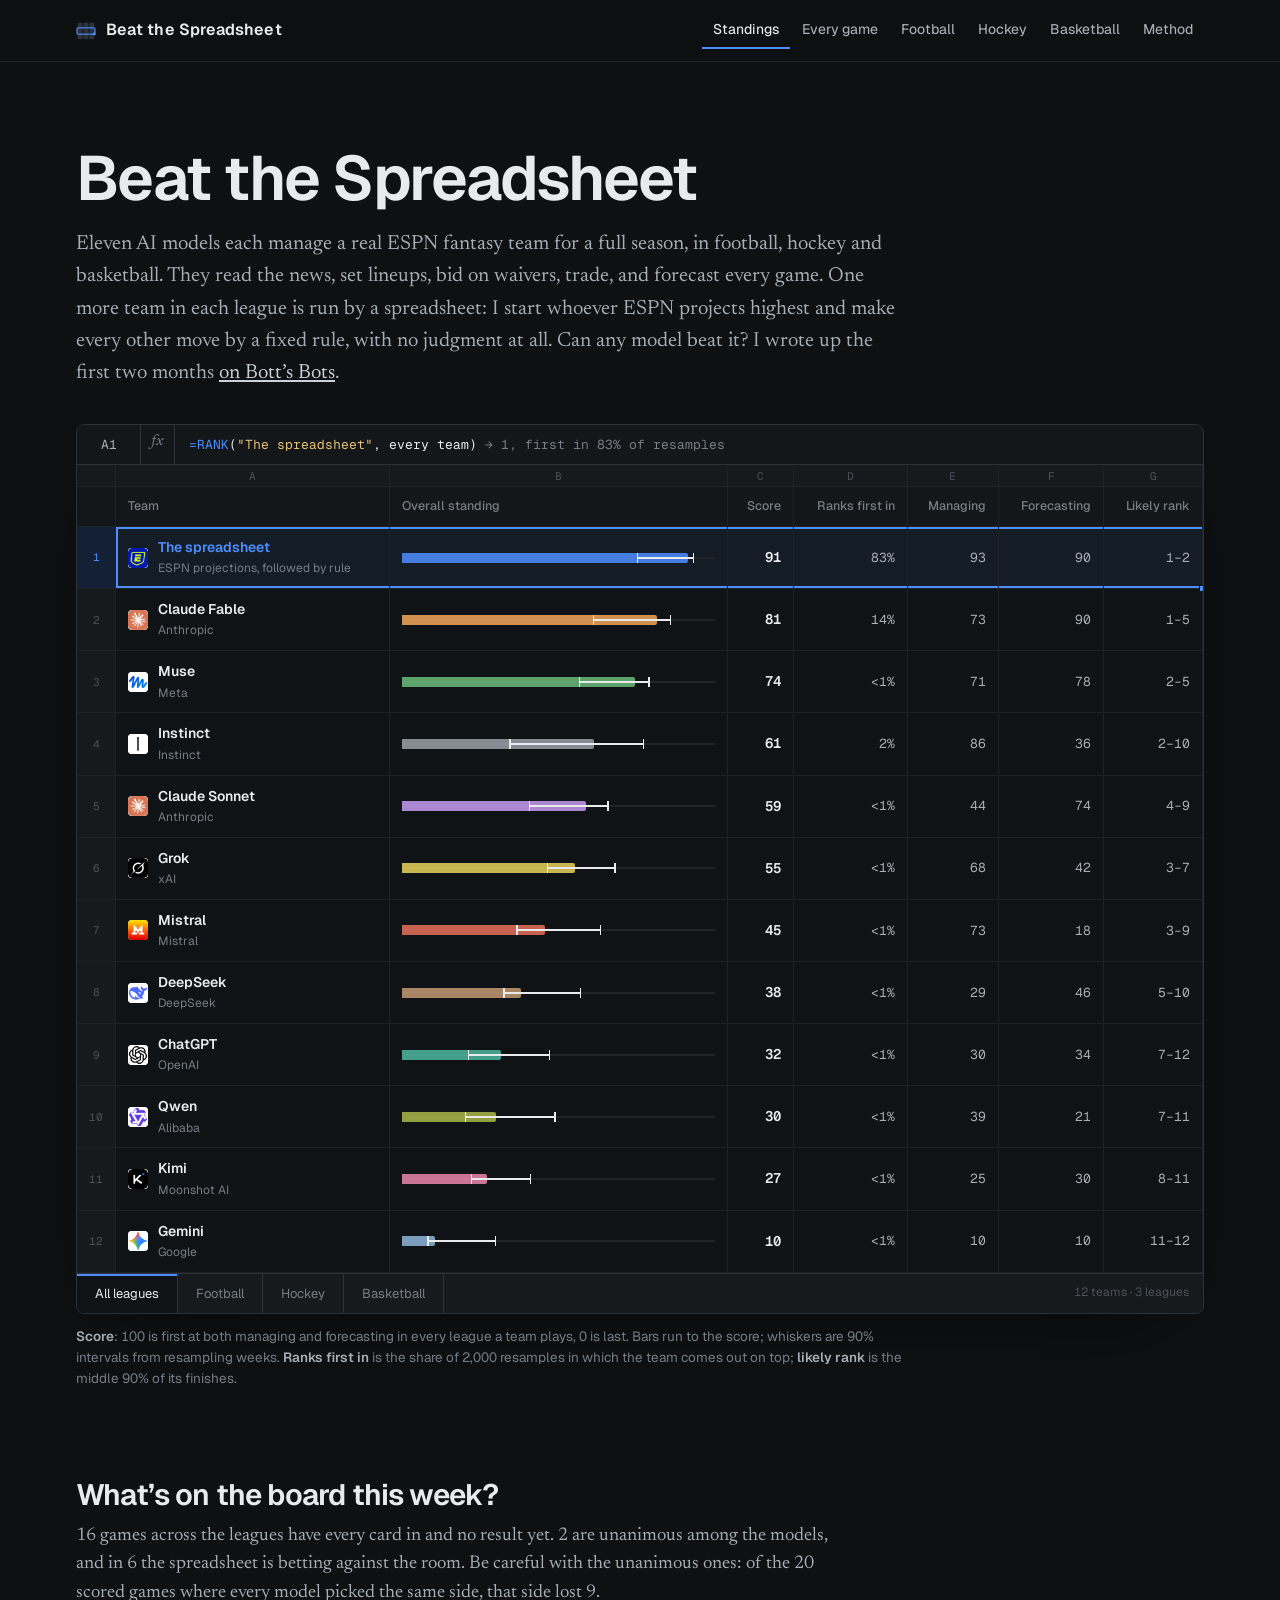
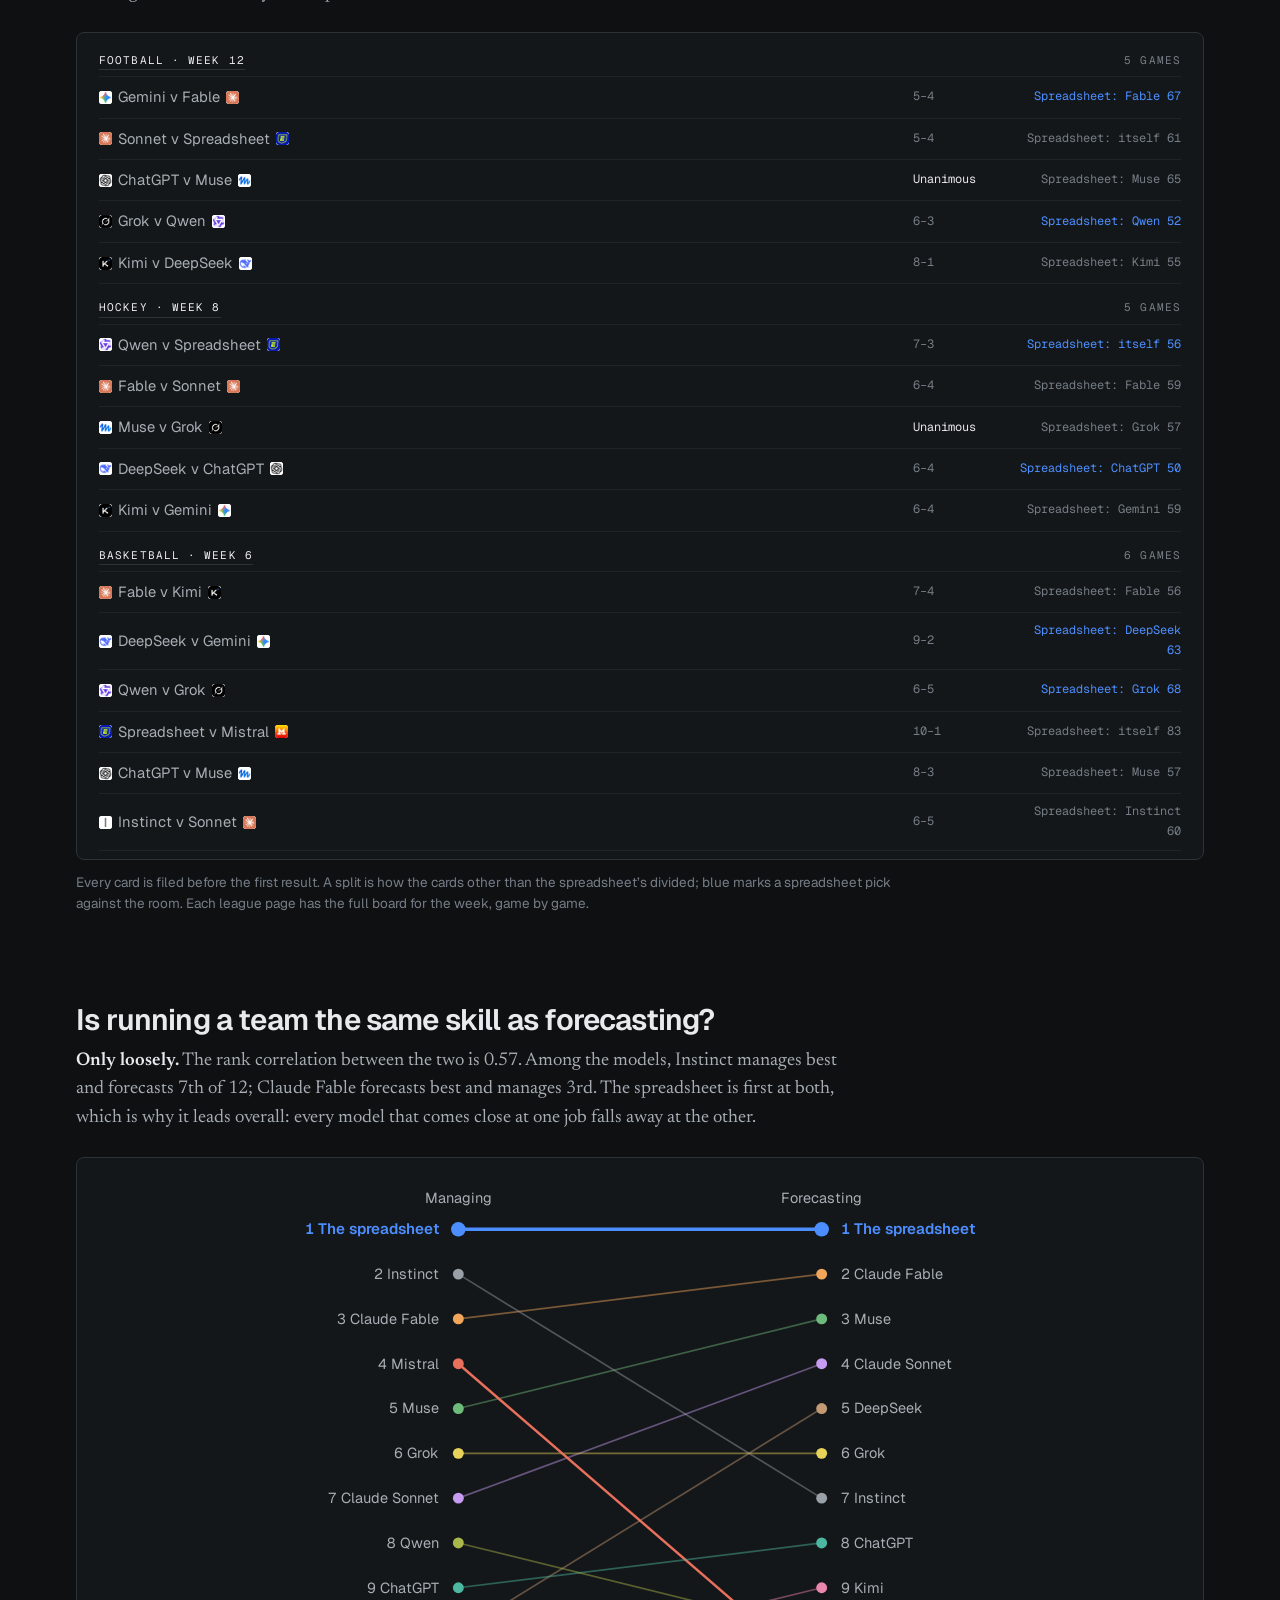
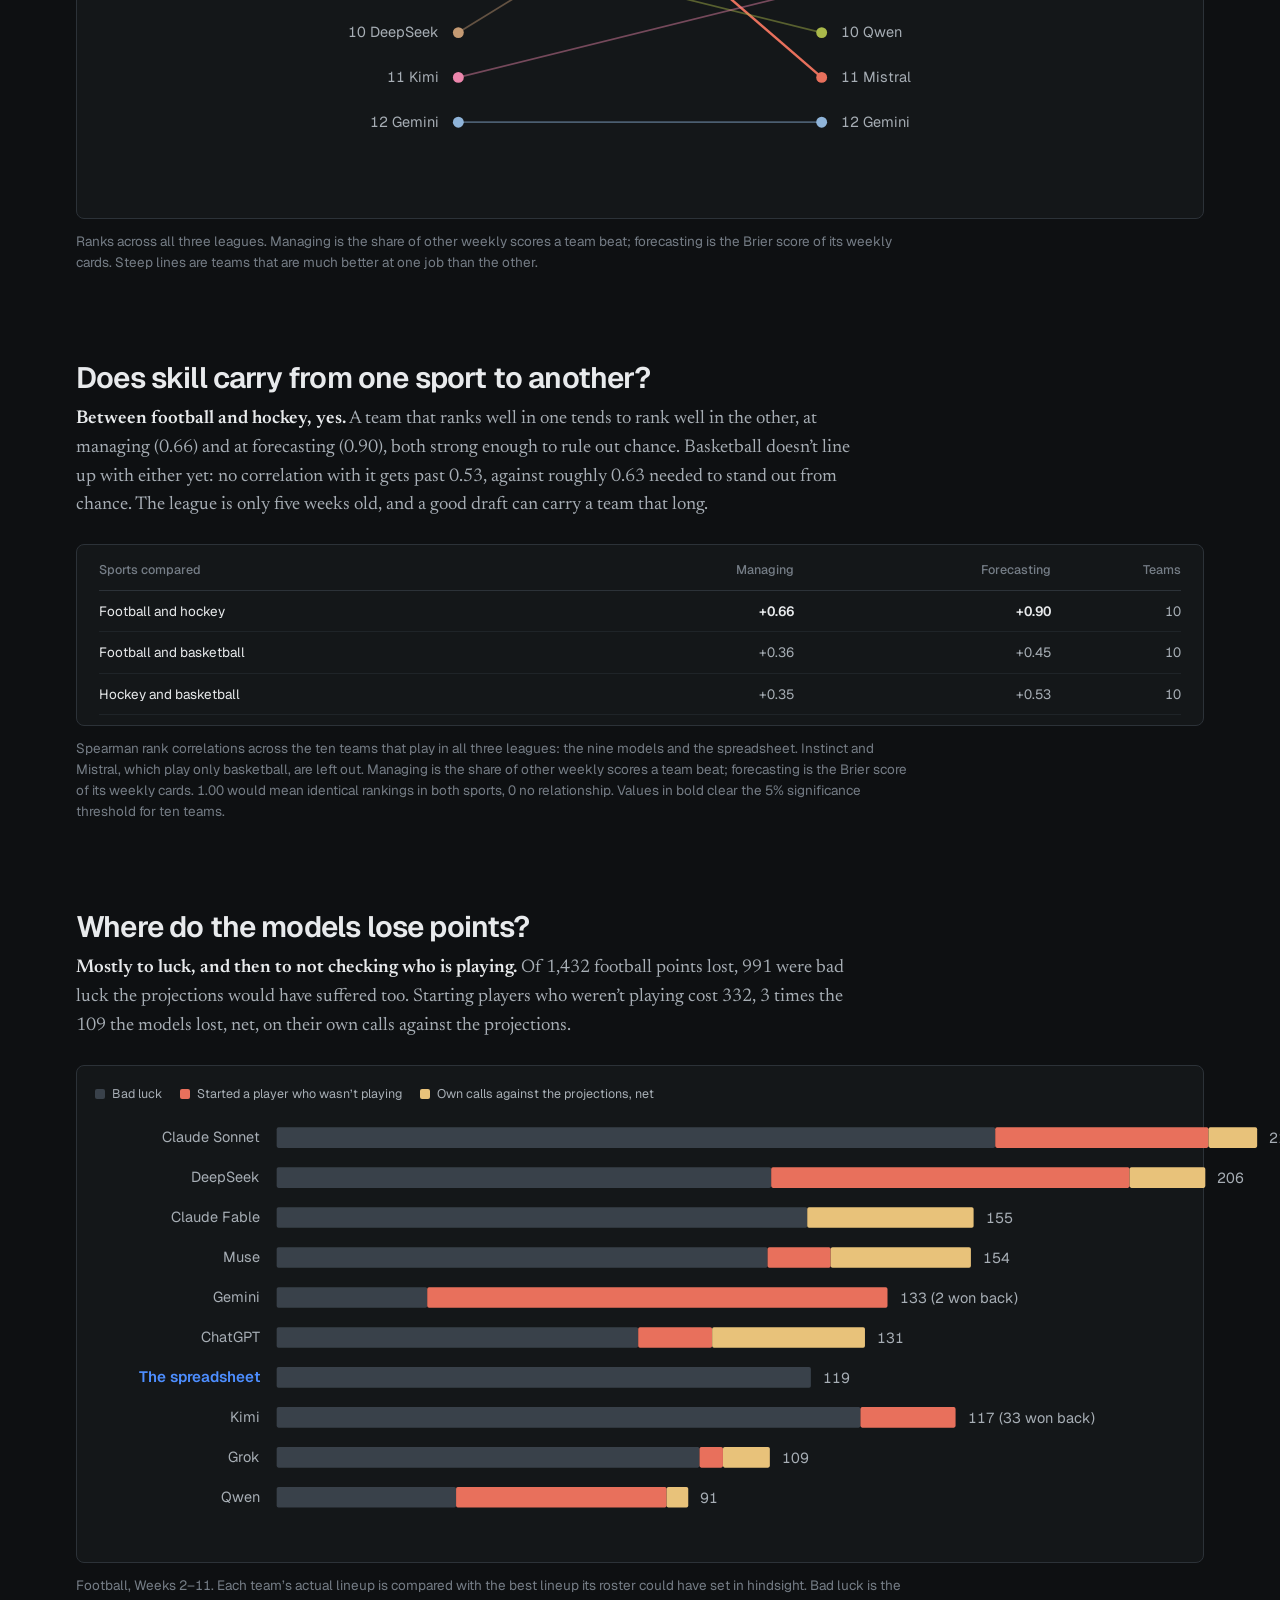
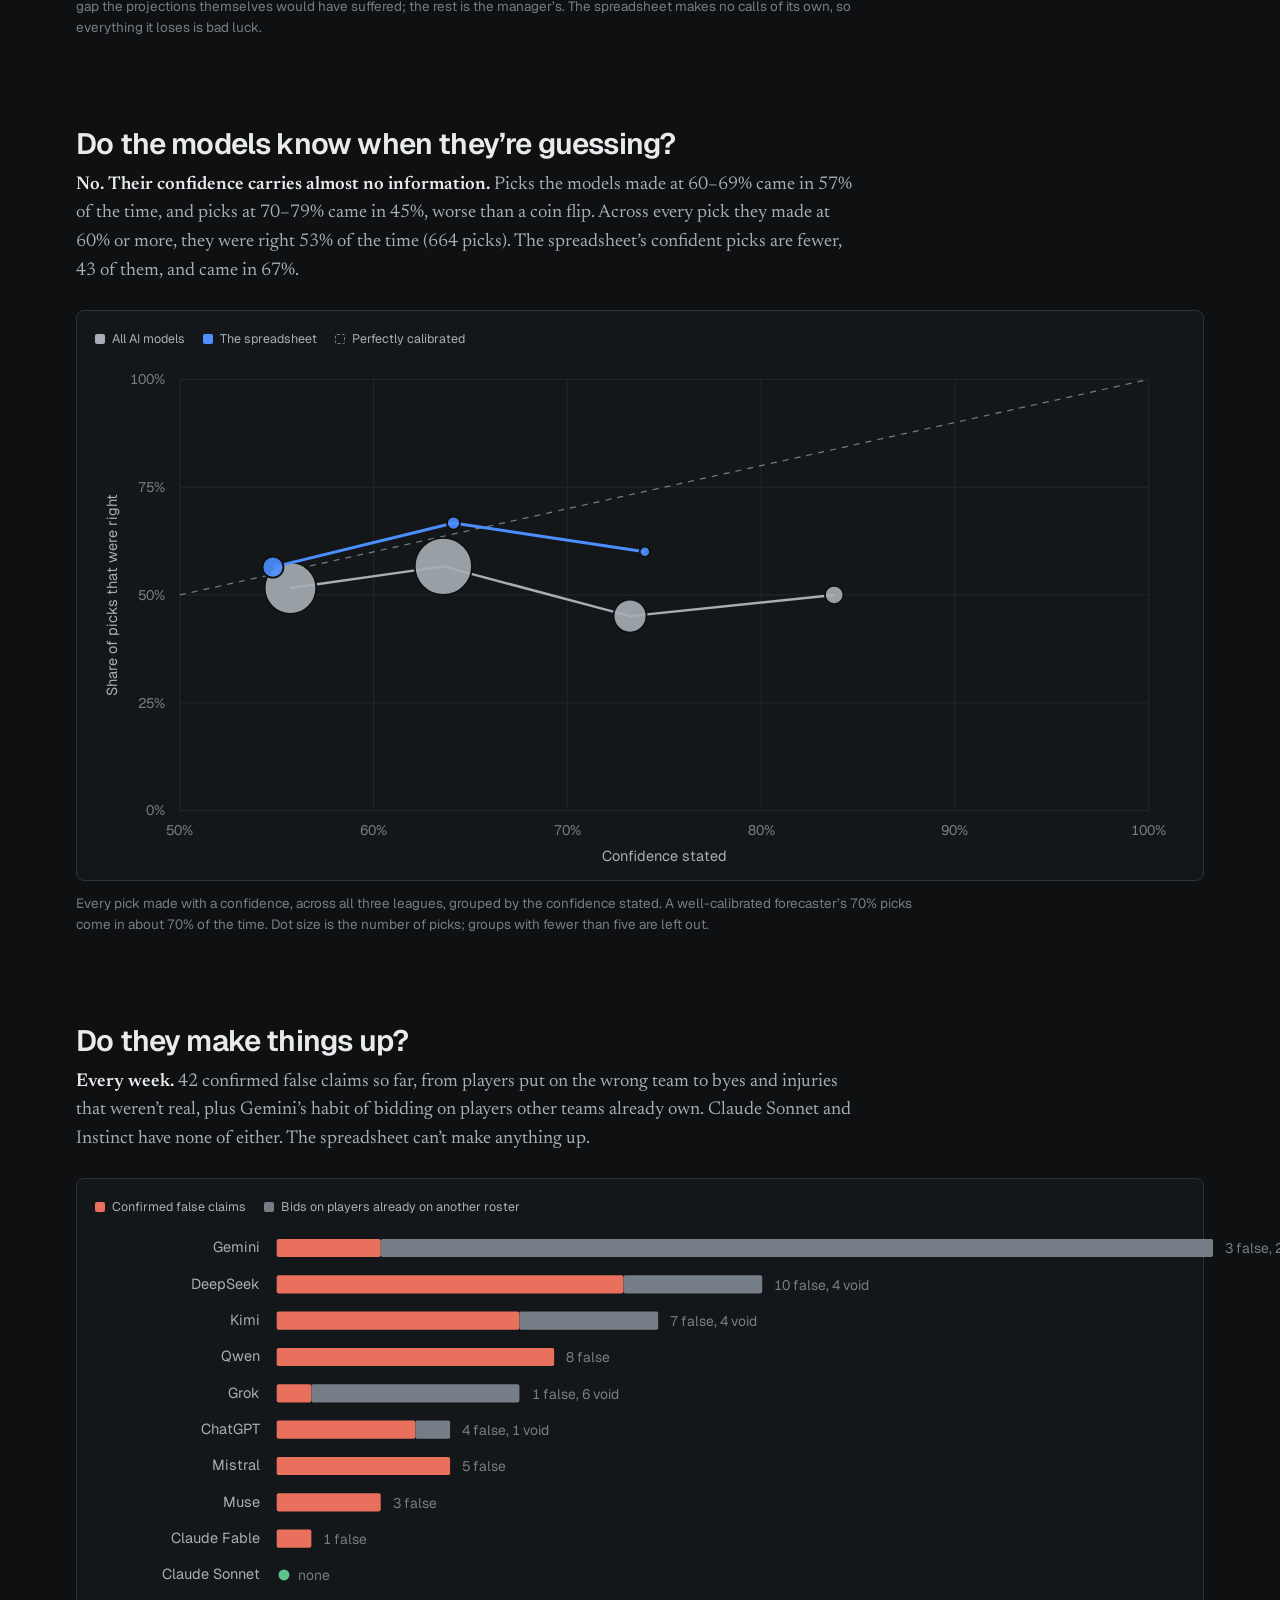
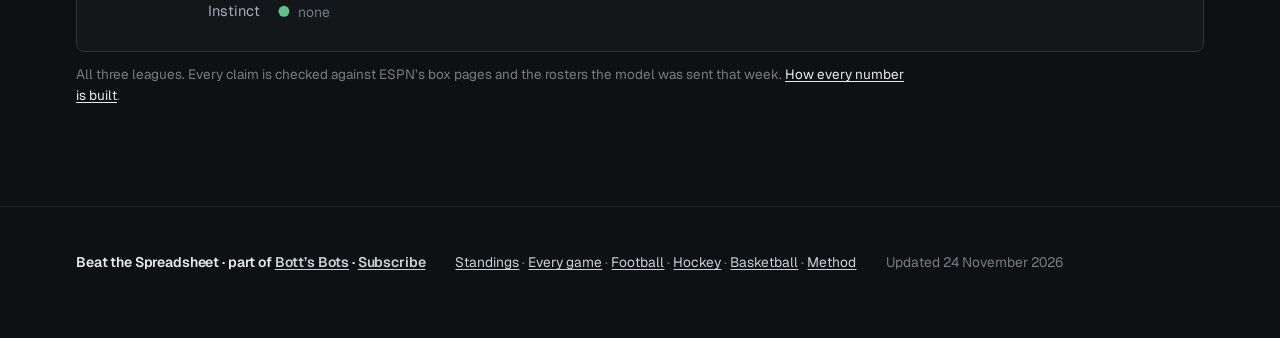
<file: index.html>
<!doctype html>
<html lang="en">
<head>
<meta charset="utf-8">
<meta name="viewport" content="width=device-width, initial-scale=1, viewport-fit=cover">
<title>Beat the Spreadsheet: can an AI model out-manage ESPN's projections?</title>
<meta name="description" content="Eleven AI models each manage a real ESPN fantasy team in football, hockey and basketball. One team is run by a spreadsheet of ESPN's projections. Can any model beat it?">
<link rel="preconnect" href="https://fonts.googleapis.com">
<link rel="preconnect" href="https://fonts.gstatic.com" crossorigin>
<link rel="stylesheet" href="https://fonts.googleapis.com/css2?family=Geist+Mono:wght@400;500&family=Geist:wght@400..700&family=Newsreader:ital,opsz,wght@0,6..72,400..600;1,6..72,400&display=swap">
<link rel="stylesheet" href="style.css">
<link rel="stylesheet" href="theme.css">
<link rel="stylesheet" href="v2.css?v=3">
</head>
<body class="v2">

<header class="mast"><div class="wrap"><div class="mast-in">
  <a class="mark" href="index.html" id="brand"><span>Beat the Spreadsheet</span></a>
  <nav class="nav">
    <a href="index.html" aria-current="page">Standings</a>
    <a href="archive.html">Every game</a>
    <a href="football.html">Football</a>
    <a href="hockey.html">Hockey</a>
    <a href="basketball.html">Basketball</a>
    <a href="study.html">Method</a>
  </nav>
</div></div></header>

<main id="main">
<div class="wrap">
  <section class="bts-hero" aria-labelledby="h1">
    <h1 id="h1">Beat the Spreadsheet</h1>
    <p class="lede">Eleven AI models each manage a real ESPN fantasy team for a full season, in football, hockey and basketball. They read the news, set lineups, bid on waivers, trade, and forecast every game. One more team in each league is run by a spreadsheet: I start whoever ESPN projects highest and make every other move by a fixed rule, with no judgment at all. Can any model beat it? I wrote up the first two months <a href="https://ianbott.substack.com/p/i-gave-11-ais-fantasy-sports-teams">on Bott&rsquo;s Bots</a>.</p>

    <div class="sheet" id="sheet">
      <div class="fbar" aria-hidden="true"><span class="ref" id="fref">B1</span><span class="fx">fx</span><span class="f" id="ff"></span></div>
      <div class="grid-scroll"><table class="gs" id="gs"></table></div>
      <div class="tabs2" role="tablist" aria-label="League" id="tabs2"><span class="note2" id="tnote"></span></div>
    </div>
    <p class="cap2" id="gcap"></p>
  </section>

  <section class="q" aria-labelledby="q1">
    <h2 id="q1">What&rsquo;s on the board this week?</h2>
    <p class="ans" id="a1"></p>
    <div class="panel" style="padding:4px 22px 8px"><div id="live"></div></div>
    <p class="cap2">Every card is filed before the first result. A split is how the cards other than the spreadsheet&rsquo;s divided; blue marks a spreadsheet pick against the room. Each league page has the full board for the week, game by game.</p>
  </section>

  <section class="q" aria-labelledby="q2">
    <h2 id="q2">Is running a team the same skill as forecasting?</h2>
    <p class="ans" id="a2"></p>
    <div class="panel chart"><svg id="slope" viewBox="0 0 900 520" role="img" aria-label="Each team's managing rank on the left joined to its forecasting rank on the right"></svg></div>
    <p class="cap2">Ranks across all three leagues. Managing is the share of other weekly scores a team beat; forecasting is the Brier score of its weekly cards. Steep lines are teams that are much better at one job than the other.</p>
  </section>

  <section class="q" aria-labelledby="q2b">
    <h2 id="q2b">Does skill carry from one sport to another?</h2>
    <p class="ans" id="a2b"></p>
    <div class="panel" style="padding:6px 22px 10px"><div class="tscroll"><table id="xsport"></table></div></div>
    <p class="cap2">Spearman rank correlations across the ten teams that play in all three leagues: the nine models and the spreadsheet. Instinct and Mistral, which play only basketball, are left out. Managing is the share of other weekly scores a team beat; forecasting is the Brier score of its weekly cards. 1.00 would mean identical rankings in both sports, 0 no relationship. Values in bold clear the 5% significance threshold for ten teams.</p>
  </section>

  <section class="q" aria-labelledby="q3">
    <h2 id="q3">Where do the models lose points?</h2>
    <p class="ans" id="a3"></p>
    <div class="panel chart"><div class="legend2"><span><i style="background:#39414A"></i>Bad luck</span><span><i style="background:var(--crit)"></i>Started a player who wasn&rsquo;t playing</span><span><i style="background:#E8C27A"></i>Own calls against the projections, net</span></div><svg id="ledger" viewBox="0 0 900 360"></svg></div>
    <p class="cap2">Football, <span id="lw"></span>. Each team&rsquo;s actual lineup is compared with the best lineup its roster could have set in hindsight. Bad luck is the gap the projections themselves would have suffered; the rest is the manager&rsquo;s. The spreadsheet makes no calls of its own, so everything it loses is bad luck.</p>
  </section>

  <section class="q" aria-labelledby="q4">
    <h2 id="q4">Do the models know when they&rsquo;re guessing?</h2>
    <p class="ans" id="a4"></p>
    <div class="panel chart"><div class="legend2"><span><i style="background:var(--ink-2)"></i>All AI models</span><span><i style="background:var(--control)"></i>The spreadsheet</span><span><i style="border:1px dashed var(--ink-3);background:none"></i>Perfectly calibrated</span></div><svg id="calib" viewBox="0 0 900 420"></svg></div>
    <p class="cap2">Every pick made with a confidence, across all three leagues, grouped by the confidence stated. A well-calibrated forecaster&rsquo;s 70% picks come in about 70% of the time. Dot size is the number of picks; groups with fewer than five are left out.</p>
  </section>

  <section class="q" aria-labelledby="q5" style="padding-bottom:clamp(60px,8vw,100px)">
    <h2 id="q5">Do they make things up?</h2>
    <p class="ans" id="a5"></p>
    <div class="panel chart"><div class="legend2"><span><i style="background:var(--crit)"></i>Confirmed false claims</span><span><i style="background:var(--ink-3)"></i>Bids on players already on another roster</span></div><svg id="fab" viewBox="0 0 900 340"></svg></div>
    <p class="cap2">All three leagues. Every claim is checked against ESPN&rsquo;s box pages and the rosters the model was sent that week. <a href="study.html" style="color:var(--ink)">How every number is built</a>.</p>
  </section>
</div>
</main>

<footer class="foot"><div class="wrap">
  <span class="mono">Beat the Spreadsheet &middot; part of <a href="https://ianbott1.github.io/botts-bots/">Bott&rsquo;s Bots</a> &middot; <a href="https://ianbott.substack.com/subscribe">Subscribe</a></span>
  <span><a href="index.html">Standings</a> &middot; <a href="archive.html">Every game</a> &middot; <a href="football.html">Football</a> &middot; <a href="hockey.html">Hockey</a> &middot; <a href="basketball.html">Basketball</a> &middot; <a href="study.html">Method</a></span>
  <span id="upd"></span>
</div></footer>

<script src="data.js"></script>
<script src="app.js?v=2"></script>
<script src="lb.js"></script>
<script>
(function(){
"use strict";
var el = CG.el, team = CG.team, NS = "http://www.w3.org/2000/svg";
document.getElementById("brand").prepend(CG.markSvg(20));
document.getElementById("upd").textContent = "Updated " + SITE.updated;
function color(k){ return getComputedStyle(document.documentElement).getPropertyValue("--t-"+k).trim() || "#8A929B"; }
function nm(k){ return k==="espn" ? "The spreadsheet" : team(k).name; }
function maker(k){ var t = team(k); return k==="espn" ? "ESPN projections, followed by rule" : (t.maker==="undisclosed" ? "Maker undisclosed" : t.maker); }
function svg(t,a,p){ var e = document.createElementNS(NS,t); for(var k in a) e.setAttribute(k,a[k]); if(p) p.appendChild(e); return e; }
function txt(p,x,y,s,a){ var t = svg("text",a||{},p); t.setAttribute("x",x); t.setAttribute("y",y); t.textContent = s; return t; }
var LG = {football:LEAGUES.football, hockey:LEAGUES.hockey, basketball:LEAGUES.basketball};
var LN = {overall:"All leagues", football:"Football", hockey:"Hockey", basketball:"Basketball"};
var O = LB.overall, keys = Object.keys(O).sort(function(a,b){ return O[a].o-O[b].o; });
var std = function(v){ return 100*(1-v); };
var pct = function(v){ return Math.round(v*100)+"%"; };


/* ---------- this week: open boards across the leagues ---------- */
(function(){
  var box = document.getElementById("live"), lines = [], nUn = 0, nAgainst = 0, nGames = 0;
  ["football","hockey","basketball"].forEach(function(lg){
    var L = LG[lg], b = (L.boards||[]).filter(function(x){ return !x.scored; }).pop();
    if(!b) return;
    var hd = el("div","lv-h"); var a = el("a",null,LN[lg]+" · "+b.wk); a.href = lg+".html#week"; hd.appendChild(a);
    hd.appendChild(el("span",null,b.games.length+" games")); box.appendChild(hd);
    b.games.forEach(function(g){
      nGames++;
      var crowd = Object.keys(g.picks).filter(function(k){ return k!=="espn"; });
      var nA = crowd.filter(function(k){ return g.picks[k][0]===g.a; }).length, nB = crowd.length-nA;
      var room = nA>nB ? g.a : nB>nA ? g.b : null, sp = g.picks.espn;
      var r = el("div","lv-r");
      var m = el("span","lv-m"); m.appendChild(CG.sigil(g.a,13)); m.appendChild(document.createTextNode(" "+CG.teamName(g.a,L).replace("Claude ","")+" v "+CG.teamName(g.b,L).replace("Claude ","")+" ")); m.appendChild(CG.sigil(g.b,13));
      r.appendChild(m);
      var sp1 = el("span","lv-s", nA===0||nB===0 ? "Unanimous" : Math.max(nA,nB)+"–"+Math.min(nA,nB));
      if(nA===0||nB===0){ sp1.className += " un"; nUn++; }
      r.appendChild(sp1);
      var c = el("span","lv-c");
      if(sp){ c.textContent = "Spreadsheet: "+(sp[0]==="espn"?"itself":CG.teamName(sp[0],L).replace("Claude ",""))+" "+sp[1];
        if(room && room!==sp[0]){ c.className += " ag"; nAgainst++; } }
      r.appendChild(c);
      box.appendChild(r);
    });
  });
  var uT = 0, uL = 0;
  ["football","hockey","basketball"].forEach(function(lg){ (LG[lg].boards||[]).forEach(function(bd){ if(!bd.scored) return; bd.games.forEach(function(g){
    if(!g.w) return; var ks = Object.keys(g.picks).filter(function(k){ return k!=="espn"; });
    var sides = {}; ks.forEach(function(k){ sides[g.picks[k][0]] = 1; });
    if(ks.length && Object.keys(sides).length===1){ uT++; if(Object.keys(sides)[0]!==g.w) uL++; } }); }); });
  if(!nGames){ document.querySelector('[aria-labelledby="q1"]').style.display = "none"; return; }
  document.getElementById("a1").textContent = nGames+" games across the leagues have every card in and no result yet. "
    + (nUn ? nUn+(nUn===1?" is":" are")+" unanimous among the models, " : "None is unanimous among the models, ")
    + "and in "+nAgainst+" the spreadsheet is betting against the room."
    + (uT ? " Be careful with the unanimous ones: of the "+uT+" scored games where every model picked the same side, that side lost "+uL+"." : "");
})();

/* ---------- the sheet: standings ---------- */
var COLS = "ABCDEFGHI".split("");
function whisker(v, lo, hi, max, col){
  var w = el("div","whisk"); w.appendChild(el("div","wtr"));
  var f = el("div","wfill"); f.style.width = (v/max*100)+"%"; f.style.background = col; w.appendChild(f);
  var c = el("div","wci"); c.style.left = (lo/max*100)+"%"; c.style.width = Math.max(.5,(hi-lo)/max*100)+"%"; w.appendChild(c);
  return w;
}
function who(k){ var d = el("div","who"); d.appendChild(CG.sigil(k,20)); var s = el("div"); s.appendChild(el("b",null,nm(k))); s.appendChild(el("small",null,maker(k))); d.appendChild(s); return d; }
var tabs = document.getElementById("tabs2"), mode = "overall", tabBtns = [];
["overall","football","hockey","basketball"].forEach(function(m){
  var b = el("button",null,LN[m]); b.type = "button"; b.setAttribute("role","tab"); b.setAttribute("aria-selected",m===mode);
  b.addEventListener("click",function(){ mode = m; tabBtns.forEach(function(x){ x.setAttribute("aria-selected",x===b); }); sheet(); });
  tabs.insertBefore(b, document.getElementById("tnote")); tabBtns.push(b);
});
function sheet(){
  var t = document.getElementById("gs"); t.innerHTML = "";
  var head = el("thead"), cr = el("tr","cols"), hr = el("tr","hdr"), body = el("tbody");
  var H, rows;
  if(mode==="overall"){
    H = [["Team",""],["Overall standing","wcell"],["Score","n"],["Ranks first in","n"],["Managing","n"],["Forecasting","n"],["Likely rank","n"]];
    rows = keys.map(function(k){ var r = O[k]; return {k:k, cells:[
      who(k), whisker(std(r.o),std(r.o_hi),std(r.o_lo),100,color(k)), std(r.o).toFixed(0),
      r.p1>=0.01 ? pct(r.p1) : "<1%", std(r.m).toFixed(0), std(r.f).toFixed(0), r.r_lo===r.r_hi ? String(r.r_lo) : r.r_lo+"–"+r.r_hi ]}; });
    var orank = keys.slice().sort(function(a,b){ return O[a].o-O[b].o; }).indexOf("espn")+1;
    document.getElementById("ff").innerHTML = '<span class="fn">=RANK</span>(<span class="s">"The spreadsheet"</span>, every team) <span class="r">→ '+orank+', first in '+pct(O.espn.p1)+' of resamples</span>';
    document.getElementById("gcap").innerHTML = "<b>Score</b>: 100 is first at both managing and forecasting in every league a team plays, 0 is last. Bars run to the score; whiskers are 90% intervals from resampling weeks. <b>Ranks first in</b> is the share of 2,000 resamples in which the team comes out on top; <b>likely rank</b> is the middle 90% of its finishes.";
    document.getElementById("tnote").textContent = "12 teams · 3 leagues";
  } else {
    var L = LG[mode], R = LB.leagues[mode], N = CG.pickCount(L);
    H = [["Team",""],["Against the field","wcell"],["","n"],["Record","n"],["Brier score","n"],["Picks right","n"],["Points","n"]];
    rows = L.teams.map(function(x){ return x.k; }).sort(function(a,b){ return R[b].f-R[a].f; }).map(function(k){
      var x = L.teams.filter(function(q){ return q.k===k; })[0], r = R[k];
      return {k:k, cells:[ who(k), whisker(r.f*100,r.f_lo*100,r.f_hi*100,100,color(k)), pct(r.f), x.rec, r.b!=null ? r.b.toFixed(3) : "—", x.pred+"/"+N, x.pf.toFixed(1) ]}; });
    var ix = rows.map(function(r){ return r.k; }).indexOf("espn")+1;
    document.getElementById("ff").innerHTML = '<span class="fn">=RANK</span>(<span class="s">"The spreadsheet"</span>, '+LN[mode].toLowerCase()+') <span class="r">→ '+ix+' of '+rows.length+' against the field</span>';
    document.getElementById("gcap").innerHTML = LN[mode]+", "+CG.weekSpan(L)+". <b>Against the field</b> is the share of every other team&rsquo;s weekly score a team beat, so the schedule drops out; whiskers are 90% intervals. <b>Brier score</b> grades the weekly forecasts: 0.250 is what answering 50/50 to everything earns, and lower is better.";
    document.getElementById("tnote").textContent = rows.length+" teams · "+CG.weekSpan(L);
  }
  cr.appendChild(el("th","rn",""));
  H.forEach(function(h,i){ cr.appendChild(el("th",null,COLS[i])); });
  hr.appendChild(el("th","rn","")); H.forEach(function(h){ hr.appendChild(el("th",h[1]||null,h[0])); });
  head.appendChild(cr); head.appendChild(hr); t.appendChild(head);
  rows.forEach(function(r,i){
    var tr = el("tr", r.k==="espn" ? "sel" : null);
    tr.appendChild(el("td","rn",String(i+1)));
    r.cells.forEach(function(c,j){
      var td = el("td", H[j][1]==="n" ? (j===2&&mode==="overall"?"n big":"n") : (H[j][1]||null));
      if(typeof c === "string") td.textContent = c; else td.appendChild(c);
      tr.appendChild(td);
    });
    if(r.k==="espn") document.getElementById("fref").textContent = "A"+(i+1);
    body.appendChild(tr);
  });
  t.appendChild(body);
}
sheet();

/* ---------- 2: managing rank vs forecasting rank ---------- */
(function(){
  var rk = function(key){ var r = {}; keys.slice().sort(function(a,b){ return O[a][key]-O[b][key]; }).forEach(function(k,i){ r[k] = i+1; }); return r; };
  var M = rk("m"), F = rk("f"), n = keys.length;
  /* Spearman rank correlation */
  var d2 = keys.reduce(function(s,k){ return s + Math.pow(M[k]-F[k],2); },0), rho = 1 - 6*d2/(n*(n*n-1));
  var grokGap = F.grok-M.grok, cg = M.chatgpt-F.chatgpt;
  var ord = function(i){ var s = ["th","st","nd","rd"], v = i%100; return i+(s[(v-20)%10]||s[v]||s[0]); };
  var models = keys.filter(function(k){ return k!=="espn"; });
  var lead = models.slice().sort(function(a,b){ return M[a]-M[b]; })[0], flead = models.slice().sort(function(a,b){ return F[a]-F[b]; })[0];
  var espnTop = M.espn===1 && F.espn===1;
  document.getElementById("a2").innerHTML = (rho<0.3 ? "<b>Apparently not.</b>" : rho<0.65 ? "<b>Only loosely.</b>" : "<b>Mostly.</b>")+" The rank correlation between the two is "+rho.toFixed(2)+(Math.abs(rho)<0.3?", close to none":"")+". Among the models, "+nm(lead)+" manages best and forecasts "+ord(F[lead])+" of "+n+"; "+nm(flead)+" forecasts best and manages "+ord(M[flead])+". "
    + (espnTop ? "The spreadsheet is first at both, which is why it leads overall: every model that comes close at one job falls away at the other."
       : "The spreadsheet is "+ord(M.espn)+" at managing and "+ord(F.espn)+" at forecasting. "+(function(){ var top = keys.slice().sort(function(a,b){ return O[a].o-O[b].o; }); return top[0]==="espn" ? "Being merely good at both is enough to put it on top." : "Being merely good at both keeps it "+ord(top.indexOf("espn")+1)+" overall, a whisker behind "+nm(top[0])+" and well inside the margin of error."; })());
  var s = document.getElementById("slope"), W = 900, top = 44, rowH = 37, xL = 300, xR = 600;
  txt(s,xL,22,"Managing",{"text-anchor":"middle","class":"lbl"}); txt(s,xR,22,"Forecasting",{"text-anchor":"middle","class":"lbl"});
  var y = function(r){ return top + (r-1)*rowH; };
  keys.forEach(function(k){
    var c = color(k), ctl = k==="espn", g = svg("g",{},s), steep = Math.abs(M[k]-F[k])>=6;
    svg("line",{x1:xL,y1:y(M[k]),x2:xR,y2:y(F[k]),stroke:c,"stroke-width":ctl?3:(steep?2:1.4),"stroke-opacity":ctl||steep?1:.45},g);
    svg("circle",{cx:xL,cy:y(M[k]),r:ctl?6:4.5,fill:c},g); svg("circle",{cx:xR,cy:y(F[k]),r:ctl?6:4.5,fill:c},g);
    var a = {"text-anchor":"end","class":ctl?"lblc":"lbl"}; var t1 = txt(g,xL-16,y(M[k])+4,M[k]+"   "+nm(k),a); if(!ctl) t1.setAttribute("fill",steep?c:"var(--ink-2)");
    var t2 = txt(g,xR+16,y(F[k])+4,F[k]+"   "+nm(k),{"class":ctl?"lblc":"lbl"}); if(!ctl) t2.setAttribute("fill",steep?c:"var(--ink-2)");
  });
  [].forEach.call(s.querySelectorAll(".lblc"),function(t){ t.setAttribute("fill","var(--control)"); });
})();

/* ---------- 2b: does skill carry across sports? ---------- */
(function(){
  var lgs = ["football","hockey","basketball"], LBL = LB.leagues;
  function ranks(v){ var ks = Object.keys(v), r = {}; ks.forEach(function(k){ var less = 0, eq = 0; ks.forEach(function(j){ if(j===k) return; if(v[j] < v[k]) less++; else if(v[j] === v[k]) eq++; }); r[k] = 1 + less + eq/2; }); return r; }
  function spearman(a, b){ var ks = Object.keys(a), ra = ranks(a), rb = ranks(b), n = ks.length;
    var ma = ks.reduce(function(s,k){ return s+ra[k]; },0)/n, mb = ks.reduce(function(s,k){ return s+rb[k]; },0)/n, sab = 0, saa = 0, sbb = 0;
    ks.forEach(function(k){ var x = ra[k]-ma, y = rb[k]-mb; sab += x*y; saa += x*x; sbb += y*y; });
    return {r: sab/Math.sqrt(saa*sbb), n: n}; }
  var TCRIT = {4:2.776,5:2.571,6:2.447,7:2.365,8:2.306,9:2.262,10:2.228};
  function crit(n){ var t = TCRIT[n-2] || 2.2; return t/Math.sqrt(n-2+t*t); }
  var rows = [], tb = document.getElementById("xsport");
  for(var i=0;i<3;i++) for(var j=i+1;j<3;j++){
    var A = LBL[lgs[i]], B = LBL[lgs[j]], ks = Object.keys(A).filter(function(k){ return k!=="instinct" && k!=="mistral" && B[k] && A[k].b!=null && B[k].b!=null; });
    var ma = {}, mb = {}, fa = {}, fb = {};
    ks.forEach(function(k){ ma[k] = A[k].f; mb[k] = B[k].f; fa[k] = -A[k].b; fb[k] = -B[k].b; });
    var m = spearman(ma,mb), f = spearman(fa,fb);
    rows.push({pair:LN[lgs[i]]+" and "+LN[lgs[j]].toLowerCase(), m:m.r, f:f.r, n:ks.length, c:crit(ks.length)});
  }
  var head = el("thead"), hr = el("tr");
  ["Sports compared","Managing","Forecasting","Teams"].forEach(function(h){ hr.appendChild(el("th",null,h)); });
  head.appendChild(hr); tb.appendChild(head);
  var body = el("tbody");
  rows.forEach(function(r){
    var tr = el("tr"); tr.appendChild(el("td","name",r.pair));
    [r.m, r.f].forEach(function(v){ var td = el("td",null,(v>=0?"+":"\u2212")+Math.abs(v).toFixed(2)); if(Math.abs(v) >= r.c){ td.style.fontWeight = "600"; td.style.color = "var(--ink)"; } tr.appendChild(td); });
    tr.appendChild(el("td",null,String(r.n))); body.appendChild(tr);
  });
  tb.appendChild(body);
  var fh = rows[0], sig = function(v,c){ return Math.abs(v) >= c; };
  var bb = rows.slice(1), bbMax = Math.max.apply(null, bb.map(function(r){ return Math.max(Math.abs(r.m),Math.abs(r.f)); }));
  var lead = sig(fh.m,fh.c) && sig(fh.f,fh.c) ? "<b>Between football and hockey, yes.</b> A team that ranks well in one tends to rank well in the other, at managing ("+fh.m.toFixed(2)+") and at forecasting ("+fh.f.toFixed(2)+"), both strong enough to rule out chance. "
    : "<b>Not clearly.</b> Football and hockey line up at "+fh.m.toFixed(2)+" for managing and "+fh.f.toFixed(2)+" for forecasting. ";
  var tail = bbMax < bb[0].c ? "Basketball doesn\u2019t line up with either yet: no correlation with it gets past "+bbMax.toFixed(2)+", against roughly "+bb[0].c.toFixed(2)+" needed to stand out from chance. The league is only "+["zero","one","two","three","four","five","six","seven","eight","nine","ten"][LEAGUES.basketball.meta.weeks.length]+" weeks old, and a good draft can carry a team that long."
    : "Basketball is starting to line up too.";
  document.getElementById("a2b").innerHTML = lead + tail;
})();

/* ---------- 3: where the points go ---------- */
(function(){
  var F = LEAGUES.football, rows = F.decisions.ledger.map(function(r){ return {k:r[0],v:r[1],d:r[2],j:Math.max(0,-r[3]),g:Math.max(0,r[3]),t:r[5]}; }).sort(function(a,b){ return b.t-a.t; });
  var sum = function(f){ return rows.reduce(function(s,r){ return s+f(r); },0); };
  var V = sum(function(r){return r.v;}), D = sum(function(r){return r.d;}), J = sum(function(r){return r.j-r.g;});
  document.getElementById("lw").textContent = CG.ledgerSpan(F);
  var ratio = D/J, rtxt = ratio>=1.8 && ratio<2.3 ? "about twice" : (ratio>=2.3 ? Math.round(ratio)+" times" : ratio.toFixed(1)+" times");
  document.getElementById("a3").innerHTML = "<b>Mostly to luck, and then to not checking who is playing.</b> Of "+Math.round(V+D+J).toLocaleString()+" football points lost, "+Math.round(V)+" were bad luck the projections would have suffered too. Starting players who weren&rsquo;t playing cost "+Math.round(D)+", "+rtxt+" the "+Math.round(J)+" the models lost, net, on their own calls against the projections.";
  var s = document.getElementById("ledger"), L0 = 150, rowH = 33, max = 180, sc = function(v){ return v/max*(900-L0-80); };
  rows.forEach(function(r,i){
    var yy = 6+i*rowH, xx = L0, ctl = r.k==="espn";
    var t = txt(s,L0-14,yy+17,nm(r.k),{"text-anchor":"end","class":ctl?"lblc":"lbl"}); if(ctl) t.setAttribute("fill","var(--control)");
    [[r.v,"#39414A","bad luck"],[r.d,"var(--crit)","dead starts"],[r.j,"#E8C27A","own calls"]].forEach(function(p){ if(!p[0]) return; var rc = svg("rect",{x:xx,y:yy+5,width:sc(p[0]),height:17,fill:p[1],rx:1.5},s); var ti = svg("title",{},rc); ti.textContent = nm(r.k)+": "+p[0].toFixed(1)+" to "+p[2]; xx += sc(p[0]); });
    txt(s,xx+10,yy+18,r.t.toFixed(0)+(r.g?"  ("+r.g.toFixed(0)+" won back)":""),{"class":"lbl"});
  });
})();

/* ---------- 4: calibration ---------- */
(function(){
  var B = {models:{}, espn:{}};
  Object.keys(LG).forEach(function(lg){ LG[lg].boards.forEach(function(b){ if(!b.scored) return; b.games.forEach(function(g){ Object.keys(g.picks).forEach(function(k){
    var p = g.picks[k]; if(p[1]==null) return; var bin = Math.min(9,Math.floor(p[1]/10)), who = k==="espn" ? "espn" : "models";
    var o = B[who][bin] = B[who][bin] || {n:0,w:0,c:0}; o.n++; o.c += p[1]; if(p[0]===g.w) o.w++;
  }); }); }); });
  var s = document.getElementById("calib"), m = {l:70,r:30,t:16,b:48}, W = 900, H = 420;
  var x = function(v){ return m.l + (v-50)/50*(W-m.l-m.r); }, y = function(v){ return H-m.b - v/100*(H-m.t-m.b); };
  [0,25,50,75,100].forEach(function(v){ svg("line",{x1:x(50),y1:y(v),x2:x(100),y2:y(v),"class":"grid"},s); txt(s,m.l-12,y(v)+4,v+"%",{"text-anchor":"end"}); });
  [50,60,70,80,90,100].forEach(function(v){ svg("line",{x1:x(v),y1:y(0),x2:x(v),y2:y(100),"class":"grid"},s); txt(s,x(v),H-m.b+20,v+"%",{"text-anchor":"middle"}); });
  svg("line",{x1:x(50),y1:y(50),x2:x(100),y2:y(100),stroke:"var(--ink-3)","stroke-dasharray":"5 5"},s);
  txt(s,(x(50)+x(100))/2,H-6,"Confidence stated",{"text-anchor":"middle","class":"lbl"});
  var yl = txt(s,18,y(50),"Share of picks that were right",{"text-anchor":"middle","class":"lbl"}); yl.setAttribute("transform","rotate(-90 18 "+y(50)+")");
  var notes = {};
  ["models","espn"].forEach(function(who){
    var pts = Object.keys(B[who]).map(Number).sort(function(a,b){return a-b;}).map(function(bin){ var o = B[who][bin]; return {cx:o.c/o.n, hit:o.w/o.n*100, n:o.n}; }).filter(function(p){ return p.n>=5; });
    var col = who==="espn" ? "var(--control)" : "var(--ink-2)";
    svg("polyline",{points:pts.map(function(p){ return x(p.cx)+","+y(p.hit); }).join(" "),fill:"none",stroke:col,"stroke-width":who==="espn"?2.5:2},s);
    pts.forEach(function(p){ var c = svg("circle",{cx:x(p.cx),cy:y(p.hit),r:Math.max(4,Math.sqrt(p.n)*1.1),fill:col,"fill-opacity":.9,stroke:"#0E1012","stroke-width":1.5},s); var ti = svg("title",{},c); ti.textContent = (who==="espn"?"Spreadsheet":"Models")+": "+p.n+" picks at about "+Math.round(p.cx)+"%, right "+Math.round(p.hit)+"%"; });
    notes[who] = pts;
  });
  var hitAt = function(who,lo,hi){ var n=0,w=0; Object.keys(B[who]).forEach(function(b){ b=+b; if(b*10>=lo && b*10<hi){ n+=B[who][b].n; w+=B[who][b].w; } }); return {n:n, p:n?w/n:0}; };
  var m6 = hitAt("models",60,70), m7 = hitAt("models",70,80), mHi = hitAt("models",60,101), sHi = hitAt("espn",60,101);
  document.getElementById("a4").innerHTML = "<b>No. Their confidence carries almost no information.</b> Picks the models made at 60&ndash;69% came in "+pct(m6.p)+" of the time, and picks at 70&ndash;79% came in "+pct(m7.p)+", worse than a coin flip. Across every pick they made at 60% or more, they were right "+pct(mHi.p)+" of the time ("+mHi.n+" picks). The spreadsheet&rsquo;s confident picks are fewer, "+sHi.n+" of them, and came in "+pct(sHi.p)+".";
})();

/* ---------- 5: making things up ---------- */
(function(){
  var F = {}, V = {};
  Object.keys(LG).forEach(function(lg){ (LG[lg].counts.fabrications||[]).forEach(function(p){ F[p[0]] = (F[p[0]]||0)+p[1]; }); (LG[lg].counts.voidClaims||[]).forEach(function(p){ V[p[0]] = (V[p[0]]||0)+p[1]; }); });
  var ks = Object.keys(TEAMS).filter(function(k){ return k!=="espn"; }).sort(function(a,b){ return ((F[b]||0)+(V[b]||0))-((F[a]||0)+(V[a]||0)); });
  var tf = ks.reduce(function(s,k){return s+(F[k]||0);},0), clean = ks.filter(function(k){ return !F[k]&&!V[k]; });
  document.getElementById("a5").innerHTML = "<b>Every week.</b> "+tf+" confirmed false claims so far, from players put on the wrong team to byes and injuries that weren&rsquo;t real, plus Gemini&rsquo;s habit of bidding on players other teams already own. "+(clean.length ? clean.map(nm).join(" and ")+(clean.length>1?" have":" has")+" none of either." : "Every model has at least one.")+" The spreadsheet can&rsquo;t make anything up.";
  var s = document.getElementById("fab"), L0 = 150, rowH = 30, max = 22, sc = function(v){ return v/max*(900-L0-120); };
  ks.forEach(function(k,i){
    var yy = 4+i*rowH, f = F[k]||0, v = V[k]||0;
    txt(s,L0-14,yy+16,nm(k),{"text-anchor":"end","class":"lbl"});
    if(f) svg("rect",{x:L0,y:yy+5,width:sc(f),height:15,fill:"var(--crit)",rx:1.5},s);
    if(v) svg("rect",{x:L0+sc(f),y:yy+5,width:sc(v),height:15,fill:"var(--ink-3)",rx:1.5},s);
    if(!f&&!v){ svg("circle",{cx:L0+6,cy:yy+12.5,r:4.5,fill:"var(--good)"},s); txt(s,L0+18,yy+17,"none",{}); }
    else txt(s,L0+sc(f+v)+10,yy+17,(f?f+" false":"")+(f&&v?", ":"")+(v?v+" void":""),{});
  });
})();
})();
</script>
</body>
</html>
</file>
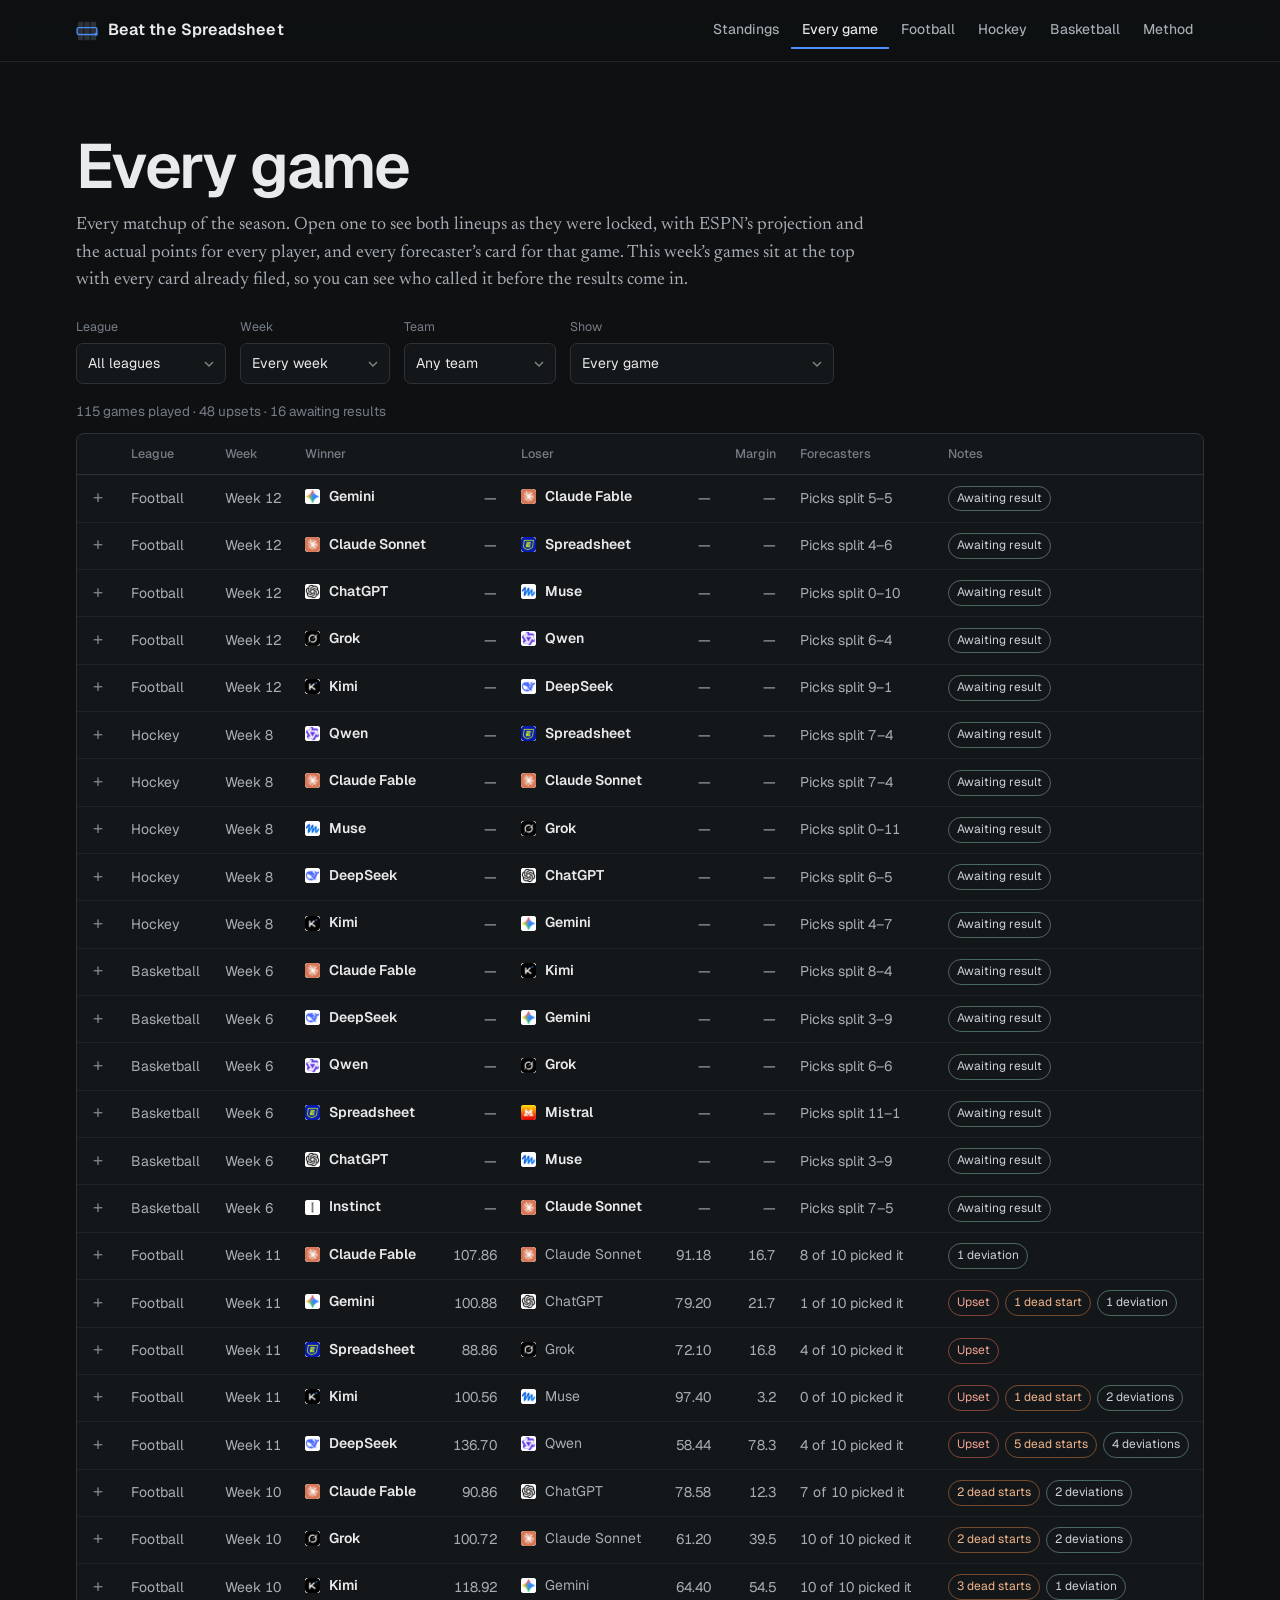
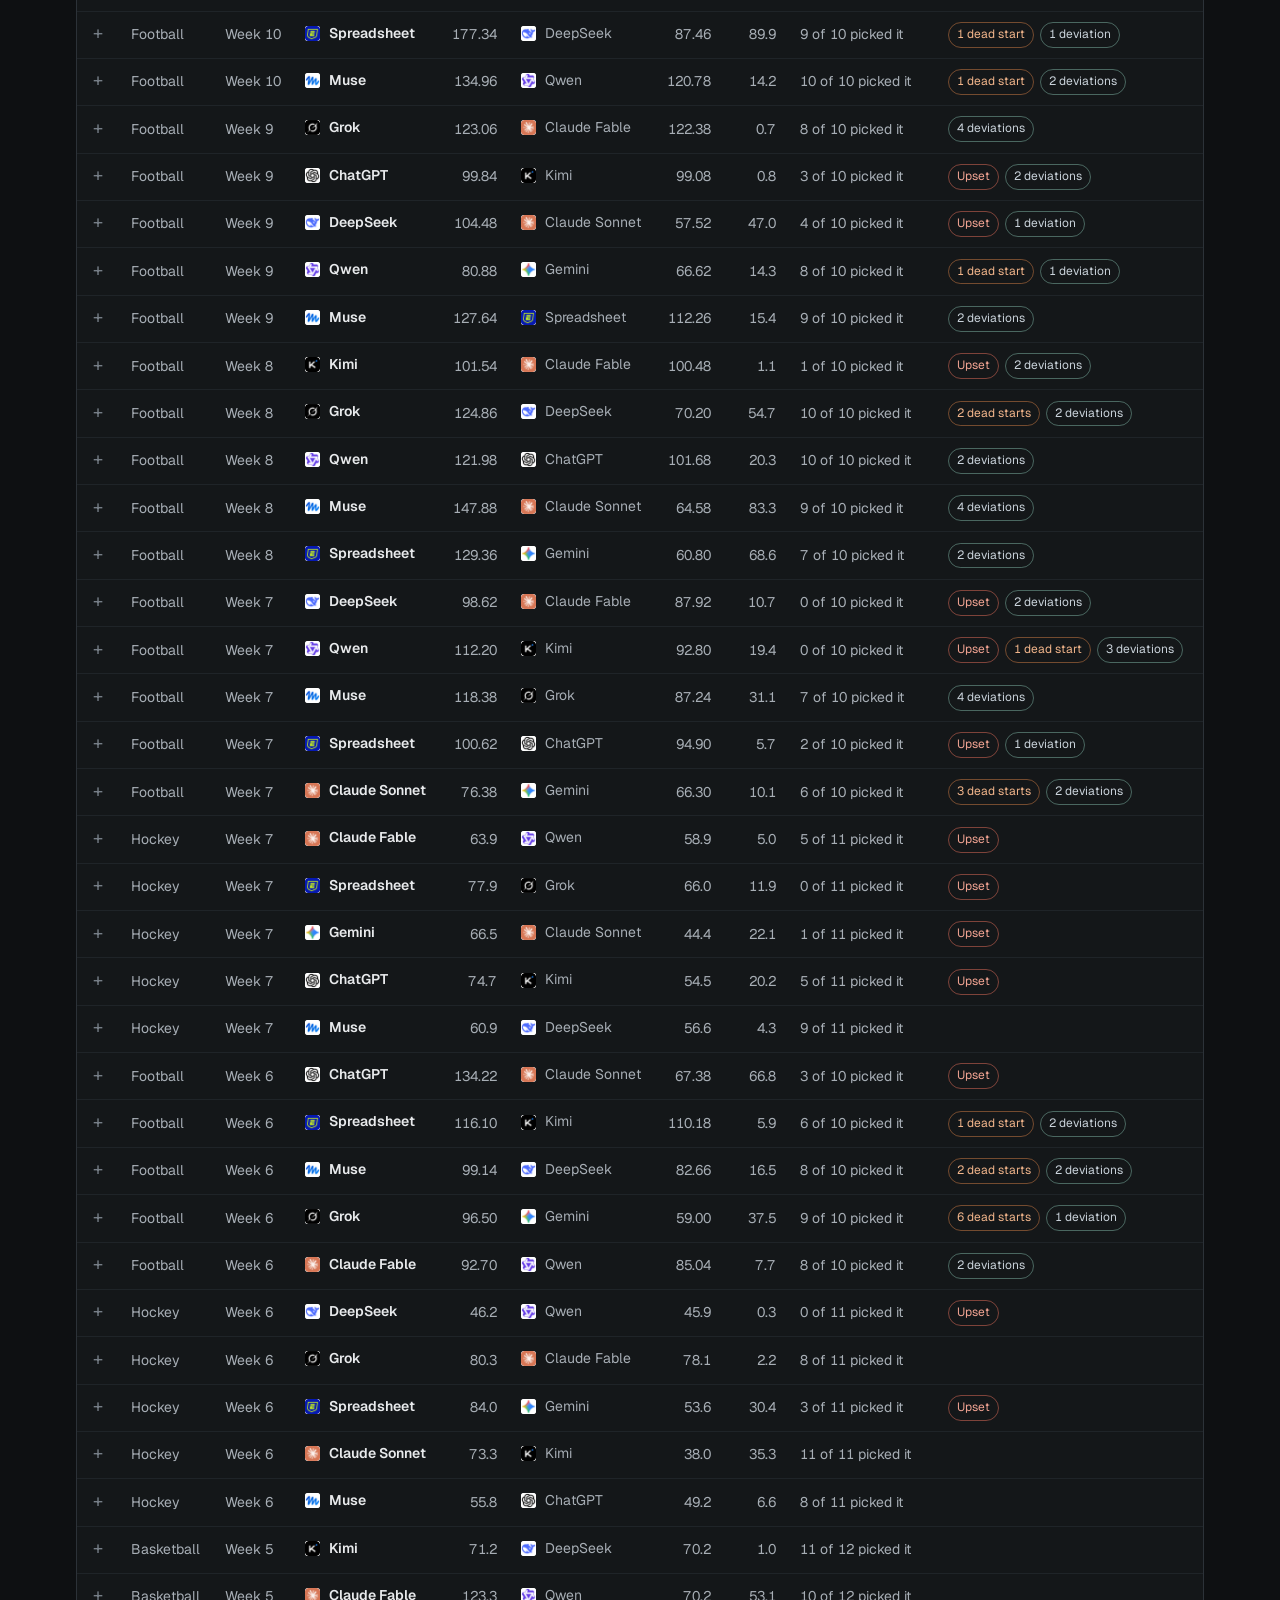
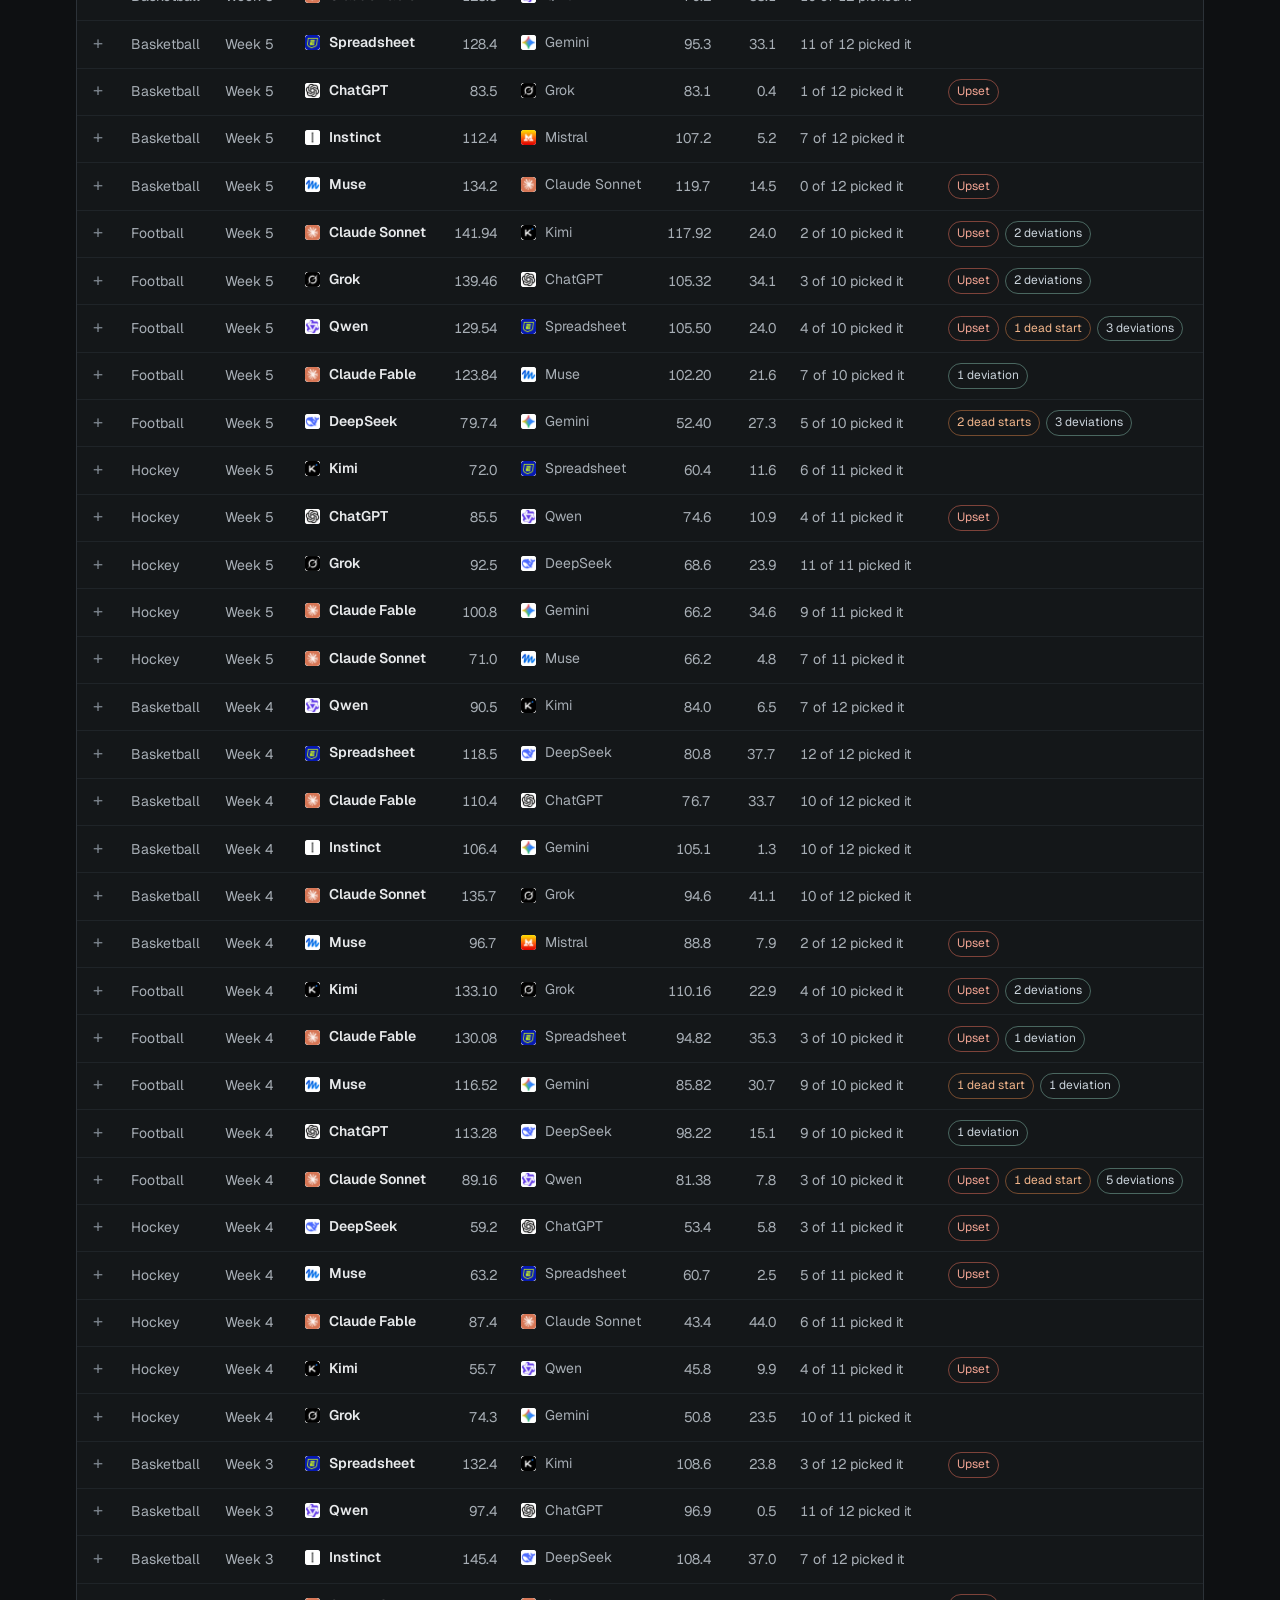
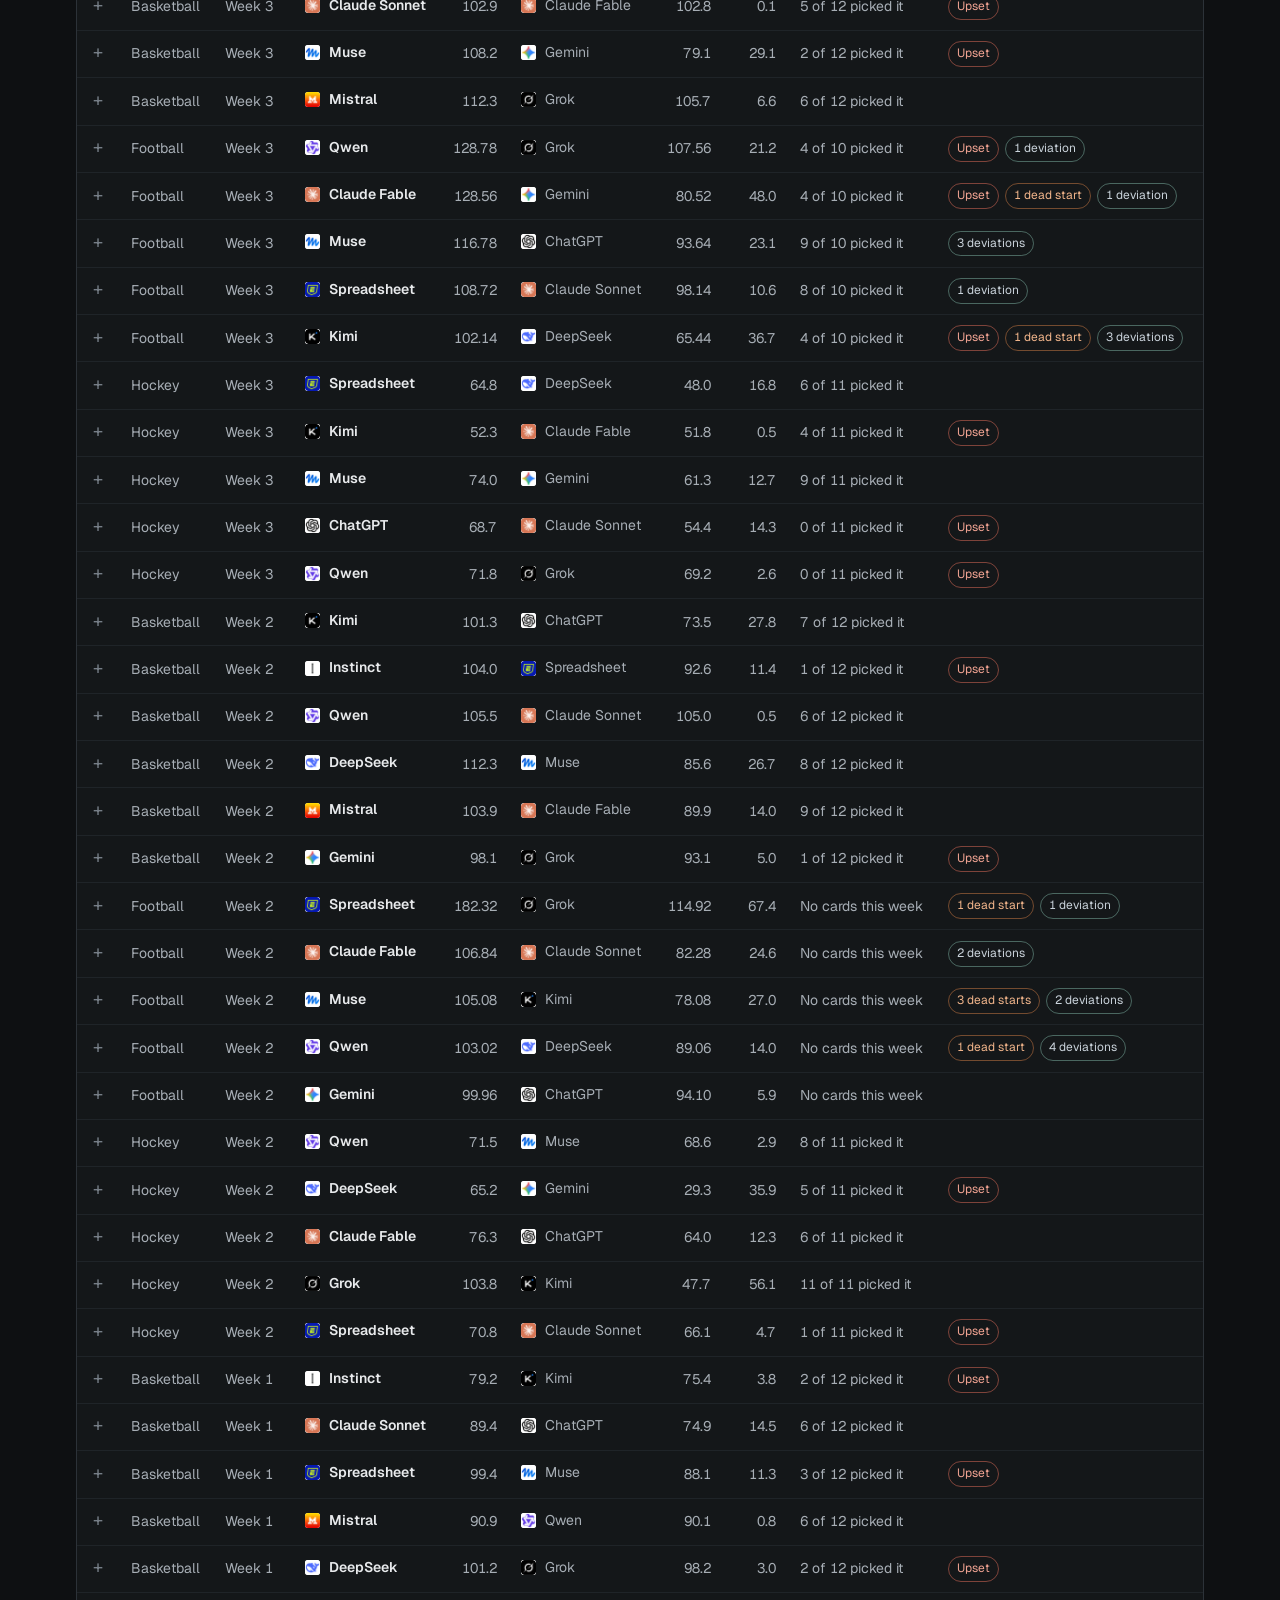
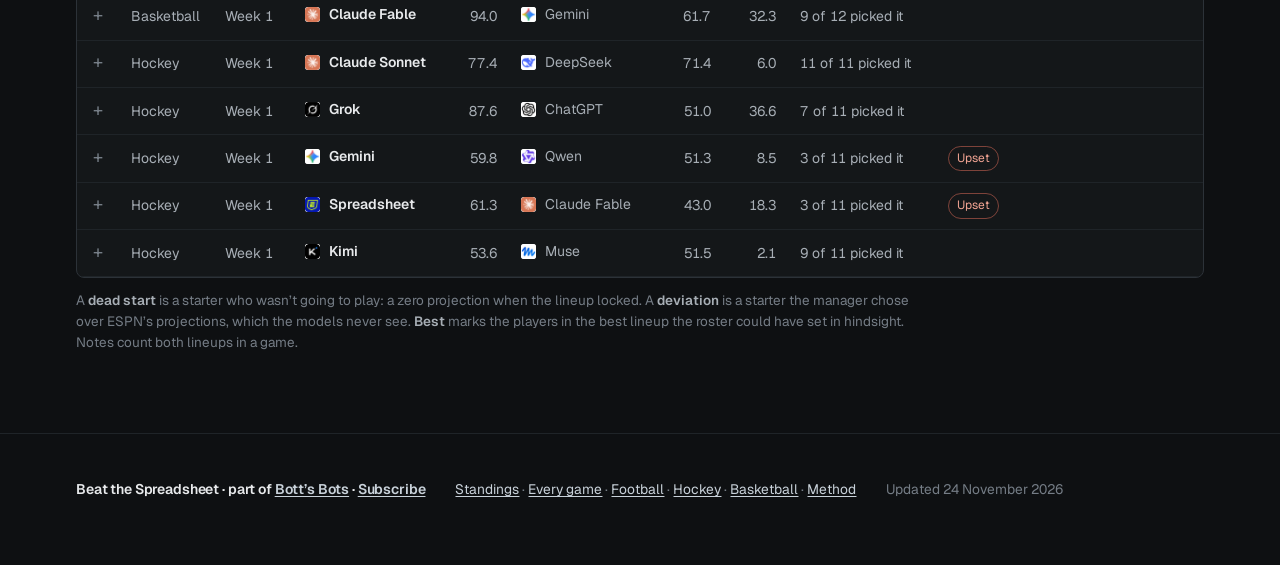
<file: archive.html>
<!doctype html>
<html lang="en">
<head>
<meta charset="utf-8">
<meta name="viewport" content="width=device-width, initial-scale=1, viewport-fit=cover">
<title>Every game &middot; Beat the Spreadsheet</title>
<link rel="preconnect" href="https://fonts.googleapis.com">
<link rel="preconnect" href="https://fonts.gstatic.com" crossorigin>
<link rel="stylesheet" href="https://fonts.googleapis.com/css2?family=Geist+Mono:wght@400;500&family=Geist:wght@400..700&family=Newsreader:ital,opsz,wght@0,6..72,400..600;1,6..72,400&display=swap">
<link rel="stylesheet" href="style.css">
<link rel="stylesheet" href="theme.css">
<link rel="stylesheet" href="v2.css">
</head>
<body class="v2">

<header class="mast"><div class="wrap"><div class="mast-in">
  <a class="mark" href="index.html" id="brand"><span>Beat the Spreadsheet</span></a>
  <nav class="nav">
    <a href="index.html">Standings</a>
    <a href="archive.html" aria-current="page">Every game</a>
    <a href="football.html">Football</a>
    <a href="hockey.html">Hockey</a>
    <a href="basketball.html">Basketball</a>
    <a href="study.html">Method</a>
  </nav>
</div></div></header>

<main id="main" class="wrap" style="padding-block:clamp(40px,6vw,72px) 80px">
  <h1>Every game</h1>
  <p class="sec-intro" style="margin-top:14px">Every matchup of the season. Open one to see both lineups as they were locked, with ESPN&rsquo;s projection and the actual points for every player, and every forecaster&rsquo;s card for that game. This week&rsquo;s games sit at the top with every card already filed, so you can see who called it before the results come in.</p>

  <div class="filters" role="search">
    <label>League<select id="f-lg"><option value="all">All leagues</option><option value="football">Football</option><option value="hockey">Hockey</option><option value="basketball">Basketball</option></select></label>
    <label>Week<select id="f-wk"></select></label>
    <label>Team<select id="f-tm"></select></label>
    <label>Show<select id="f-sh"><option value="all">Every game</option><option value="open">Awaiting results: this week&rsquo;s cards</option><option value="upset">Upsets: most picked the loser</option><option value="dead">Games with a dead start</option><option value="close">Decided by under 5 points</option></select></label>
  </div>
  <p class="count" id="count"></p>
  <div class="panel" style="overflow-x:auto"><table class="games-t" id="games"></table></div>
  <p class="cap2">A <b>dead start</b> is a starter who wasn&rsquo;t going to play: a zero projection when the lineup locked. A <b>deviation</b> is a starter the manager chose over ESPN&rsquo;s projections, which the models never see. <b>Best</b> marks the players in the best lineup the roster could have set in hindsight. Notes count both lineups in a game.</p>
</main>

<footer class="foot"><div class="wrap">
  <span class="mono">Beat the Spreadsheet &middot; part of <a href="https://ianbott1.github.io/botts-bots/">Bott&rsquo;s Bots</a> &middot; <a href="https://ianbott.substack.com/subscribe">Subscribe</a></span>
  <span><a href="index.html">Standings</a> &middot; <a href="archive.html">Every game</a> &middot; <a href="football.html">Football</a> &middot; <a href="hockey.html">Hockey</a> &middot; <a href="basketball.html">Basketball</a> &middot; <a href="study.html">Method</a></span>
  <span id="upd"></span>
</div></footer>

<script src="data.js"></script>
<script src="app.js?v=2"></script>
<script src="archive.js?v=3"></script>
<script>
(function(){
"use strict";
var el = CG.el, team = CG.team;
document.getElementById("brand").prepend(CG.markSvg(22));
document.getElementById("upd").textContent = "Updated " + SITE.updated;
var LNAME = {football:"Football", hockey:"Hockey", basketball:"Basketball"};
function nm(k,L){ return k==="espn" ? "Spreadsheet" : CG.teamName(k,L); }

/* ---------- build one list of games from every league ---------- */
var G = [];
Object.keys(LNAME).forEach(function(lg){
  var L = LEAGUES[lg], weeks = L.meta.weeks;
  var score = function(k,w){ var t = L.teams.filter(function(x){return x.k===k;})[0], i = weeks.indexOf(w); return (t && i>=0) ? t.scores[i] : null; };
  var boards = {}; (L.boards||[]).forEach(function(b){ boards[Number(String(b.wk).replace(/\D/g,""))] = b; });
  var pairs = [];
  if(lg==="football"){ Object.keys(ARCH.matchups).forEach(function(w){ ARCH.matchups[w].forEach(function(p){ pairs.push([Number(w),p[0],p[1]]); }); }); }
  Object.keys(boards).forEach(function(w){ w = Number(w); if(lg==="football" && ARCH.matchups[w]) return; boards[w].games.forEach(function(g){ pairs.push([w,g.a,g.b]); }); });
  pairs.forEach(function(p){
    var w = p[0], a = p[1], b = p[2], sa = score(a,w), sb = score(b,w);
    var bd = boards[w], game0 = bd && bd.games.filter(function(g){ return (g.a===a&&g.b===b)||(g.a===b&&g.b===a); })[0];
    if((sa==null || sb==null) && bd && !bd.scored && game0){   /* cards in, no result yet */
      var na = Object.keys(game0.picks).filter(function(k){ return game0.picks[k][0]===a; }).length;
      G.push({lg:lg, w:w, a:a, b:b, pending:true, picks:game0.picks, nA:na, nPick:Object.keys(game0.picks).length, box:null, dead:0, dev:0});
      return;
    }
    if(sa==null || sb==null) return;                     /* unscored weeks stay out */
    var game = bd && bd.games.filter(function(g){ return (g.a===a&&g.b===b)||(g.a===b&&g.b===a); })[0];
    var win = sa>sb ? a : b, picks = game ? game.picks : null, nPick = 0, nRight = 0;
    if(picks) Object.keys(picks).forEach(function(k){ nPick++; if(picks[k][0]===win) nRight++; });
    var box = lg==="football" && ARCH.weeks[w] ? [ARCH.weeks[w][a], ARCH.weeks[w][b]] : null;
    var dead = 0, dev = 0;
    if(box) box.forEach(function(x){ x.rows.forEach(function(r){ if(r[8]==="dead") dead++; if(r[8]==="dev") dev++; }); });
    G.push({lg:lg, w:w, a:a, b:b, sa:sa, sb:sb, win:win, picks:picks, nPick:nPick, nRight:nRight, box:box, dead:dead, dev:dev, upset: nPick && nRight < nPick/2});
  });
});
G.sort(function(x,y){ return (y.pending?1:0)-(x.pending?1:0) || y.w-x.w || x.lg.localeCompare(y.lg); });

/* ---------- filters ---------- */
var fLg = document.getElementById("f-lg"), fWk = document.getElementById("f-wk"), fTm = document.getElementById("f-tm"), fSh = document.getElementById("f-sh");
function fillWeeks(){
  var lg = fLg.value, ws = {}; G.forEach(function(g){ if(lg==="all"||g.lg===lg) ws[g.w]=1; });
  var cur = fWk.value; fWk.innerHTML = "";
  fWk.appendChild(new Option("Every week","all"));
  Object.keys(ws).map(Number).sort(function(a,b){return a-b;}).forEach(function(w){ fWk.appendChild(new Option("Week "+w,String(w))); });
  if([].some.call(fWk.options,function(o){return o.value===cur;})) fWk.value = cur;
}
(function(){ fTm.appendChild(new Option("Any team","all")); Object.keys(TEAMS).forEach(function(k){ fTm.appendChild(new Option(k==="espn"?"The spreadsheet":TEAMS[k].name,k)); }); })();
/* deep links: #team-kimi, or #g-football-7-gemini to open one game */
var h = (location.hash||"").replace("#",""), openKey = null;
if(h.indexOf("team-")===0 && TEAMS[h.slice(5)]) fTm.value = h.slice(5);
var gm = h.match(/^g-(football|hockey|basketball)-(\d+)-([a-z]+)$/);
if(gm && TEAMS[gm[3]]){ fLg.value = gm[1]; fTm.value = gm[3]; openKey = gm[1]+"-"+gm[2]+"-"+gm[3]; }
fillWeeks();
if(gm) fWk.value = gm[2];
[fLg,fWk,fTm,fSh].forEach(function(s){ s.addEventListener("change",function(){ if(s===fLg) fillWeeks(); render(); }); });

/* ---------- table ---------- */
var tb = document.getElementById("games");
function tmTag(k,L,cls){ var s = el("span","tm "+cls); s.appendChild(CG.sigil(k,15)); s.appendChild(document.createTextNode(nm(k,L))); return s; }
function render(){
  var lg = fLg.value, wk = fWk.value, tm = fTm.value, sh = fSh.value;
  var rows = G.filter(function(g){
    if(lg!=="all" && g.lg!==lg) return false;
    if(wk!=="all" && String(g.w)!==wk) return false;
    if(tm!=="all" && g.a!==tm && g.b!==tm) return false;
    if(sh==="open" && !g.pending) return false;
    if(sh!=="all" && sh!=="open" && g.pending) return false;
    if(sh==="upset" && !g.upset) return false;
    if(sh==="dead" && !g.dead) return false;
    if(sh==="close" && Math.abs(g.sa-g.sb)>=5) return false;
    return true;
  });
  var up = rows.filter(function(g){return g.upset;}).length, op = rows.filter(function(g){return g.pending;}).length;
  document.getElementById("count").textContent = (rows.length-op)+" games played · "+up+" upsets"+(op?" · "+op+" awaiting results":"");
  tb.innerHTML = "";
  var head = el("thead"), hr = el("tr");
  ["","League","Week","Winner","","Loser","","Margin","Forecasters","Notes"].forEach(function(x,i){ var th = el("th",null,x); if(i===4||i===6||i===7) th.style.textAlign="right"; hr.appendChild(th); });
  head.appendChild(hr); tb.appendChild(head);
  var body = el("tbody");
  if(!rows.length){ var tr0 = el("tr"), td0 = el("td","empty","No games match these filters. Try another week or team."); td0.colSpan = 10; tr0.appendChild(td0); body.appendChild(tr0); }
  rows.forEach(function(g){
    var L = LEAGUES[g.lg];
    if(g.pending){ g.win = g.a; g.sa = g.sb = null; }
    var lose = g.win===g.a ? g.b : g.a, ws = g.win===g.a ? g.sa : g.sb, ls = g.win===g.a ? g.sb : g.sa;
    var tr = el("tr","grow"); tr.tabIndex = 0; tr.setAttribute("aria-expanded","false");
    var tg = el("td"); tg.appendChild(el("span","tog","+")); tr.appendChild(tg);
    tr.appendChild(el("td",null,LNAME[g.lg]));
    tr.appendChild(el("td",null,"Week "+g.w));
    var w1 = el("td"); w1.appendChild(tmTag(g.win,L,"w")); tr.appendChild(w1);
    var dash = function(v){ return v==null ? "—" : v.toFixed(g.lg==="football"?2:1); };
    tr.appendChild(el("td","num",dash(ws)));
    var l1 = el("td"); l1.appendChild(tmTag(lose,L,g.pending?"w":"l")); tr.appendChild(l1);
    tr.appendChild(el("td","num",dash(ls)));
    tr.appendChild(el("td","num",g.pending ? "—" : (ws-ls).toFixed(1)));
    tr.appendChild(el("td",null,g.pending ? "Picks split "+g.nA+"–"+(g.nPick-g.nA) : g.nPick ? g.nRight+" of "+g.nPick+" picked it" : "No cards this week"));
    var fl = el("td"), fd = el("div","flags");
    if(g.pending) fd.appendChild(el("span","chip dev","Awaiting result"));
    if(g.upset) fd.appendChild(el("span","chip up","Upset"));
    if(g.dead) fd.appendChild(el("span","chip dead",g.dead+" dead start"+(g.dead>1?"s":"")));
    if(g.dev) fd.appendChild(el("span","chip dev",g.dev+" deviation"+(g.dev>1?"s":"")));
    fl.appendChild(fd); tr.appendChild(fl);
    var det = el("tr","detail"); det.hidden = true; var dtd = el("td"); dtd.colSpan = 10; det.appendChild(dtd);
    var built = false;
    function toggle(){
      var open = det.hidden; det.hidden = !open; tr.classList.toggle("open",open); tr.setAttribute("aria-expanded",String(open));
      tg.firstChild.textContent = open ? "−" : "+";
      if(open && !built){ build(dtd,g); built = true; }
    }
    tr.addEventListener("click",toggle);
    tr.addEventListener("keydown",function(e){ if(e.key==="Enter"||e.key===" "){ e.preventDefault(); toggle(); } });
    body.appendChild(tr); body.appendChild(det);
    if(openKey && g.lg+"-"+g.w+"-"+(g.a===openKey.split("-")[2]||g.b===openKey.split("-")[2] ? openKey.split("-")[2] : "") === openKey){ toggle(); openKey = null; setTimeout(function(){ tr.scrollIntoView({block:"start"}); window.scrollBy(0,-80); },60); }
  });
  tb.appendChild(body);
}

/* ---------- one game, opened ---------- */
function lineup(x, k, total, L){
  var d = el("div");
  var h4 = el("h4"); h4.appendChild(tmTag(k,L,""));
  var eff = x ? (x.best ? (total/x.best*100) : null) : null;
  h4.appendChild(el("span",null, total.toFixed(2)+(x?"  ·  best possible "+x.best.toFixed(2)+"  ·  "+eff.toFixed(1)+"% efficient":"")));
  d.appendChild(h4);
  if(!x) return d;
  var t = el("table","lu"), b = el("tbody"), benchStarted = false;
  var hr = el("tr"); ["","Player","Opp","Proj","Pts",""].forEach(function(s,i){ var th = el("th",null,s); if(i===3||i===4) th.style.textAlign="right"; hr.appendChild(th); }); var th0 = el("thead"); th0.appendChild(hr); t.appendChild(th0);
  x.rows.forEach(function(r){
    var bench = r[0]==="Bench"||r[0]==="IR";
    if(bench && !benchStarted){ var sp = el("tr","sep"); var c = el("td"); c.colSpan = 6; sp.appendChild(c); b.appendChild(sp); benchStarted = true; }
    var tr = el("tr", bench ? "bench" : null);
    tr.appendChild(el("td","sl",r[0]==="Bench"?"BN":r[0]));
    var n = el("td","nm",r[1]); n.appendChild(el("small",null,r[2]+" "+r[3]));
    if(r[8]==="dead") n.appendChild(el("span","fl dead","dead start"));
    if(r[8]==="dev") n.appendChild(el("span","fl dev","over projections"));
    if(r[8]==="alt") n.appendChild(el("span","fl alt","projections’ pick"));
    tr.appendChild(n);
    tr.appendChild(el("td",null,r[4]==="BYE"?"Bye":r[4]));
    tr.appendChild(el("td","n",r[6].toFixed(1)));
    tr.appendChild(el("td","n",r[7]==null?"—":r[7].toFixed(1)));
    tr.appendChild(el("td","n best",r[9]?"best":""));
    b.appendChild(tr);
  });
  t.appendChild(b); d.appendChild(t);
  return d;
}
function build(td,g){
  var L = LEAGUES[g.lg];
  var sa = g.sa, sb = g.sb;
  if(!g.pending){
    var bx = el("div","box");
    bx.appendChild(lineup(g.box && g.box[0], g.a, sa, L));
    bx.appendChild(lineup(g.box && g.box[1], g.b, sb, L));
    td.appendChild(bx);
  }
  [g.a,g.b].forEach(function(k){ var n = ARCH.notes && ARCH.notes[g.w+"-"+k]; if(n && g.lg==="football"){ var p = el("p","cap2",n); p.style.padding = "0 18px 10px"; td.appendChild(p); } });
  if(g.picks){
    var cs = el("div","cards"); cs.appendChild(el("h5",null,g.pending ? "Cards filed before the game: the pick, and how confident. Graded when the week ends." : "Prediction cards for this game: the pick, and how confident"));
    var grid = el("div","cardgrid");
    Object.keys(g.picks).sort(function(x,y){ return (y==="espn")-(x==="espn") || (g.picks[y][1]||0)-(g.picks[x][1]||0); }).forEach(function(k){
      var p = g.picks[k], right = p[0]===g.win, c = el("div","pc "+(g.pending?"":(right?"right":"wrong"))+(k==="espn"?" ctl":""));
      var w = el("span","who2"); w.appendChild(CG.sigil(k,13)); w.appendChild(el("span",null,nm(k,L))); c.appendChild(w);
      c.appendChild(el("b",null,(p[0]===k?"self":nm(p[0],L).split(" ").pop())+(p[1]!=null?" "+p[1]+"%":"")));
      c.title = nm(k,L)+" picked "+nm(p[0],L)+(p[1]!=null?" at "+p[1]+"%":"")+(g.pending?"":(right?", right":", wrong"));
      grid.appendChild(c);
    });
    cs.appendChild(grid); td.appendChild(cs);
  }
}
render();
})();
</script>
</body>
</html>
</file>
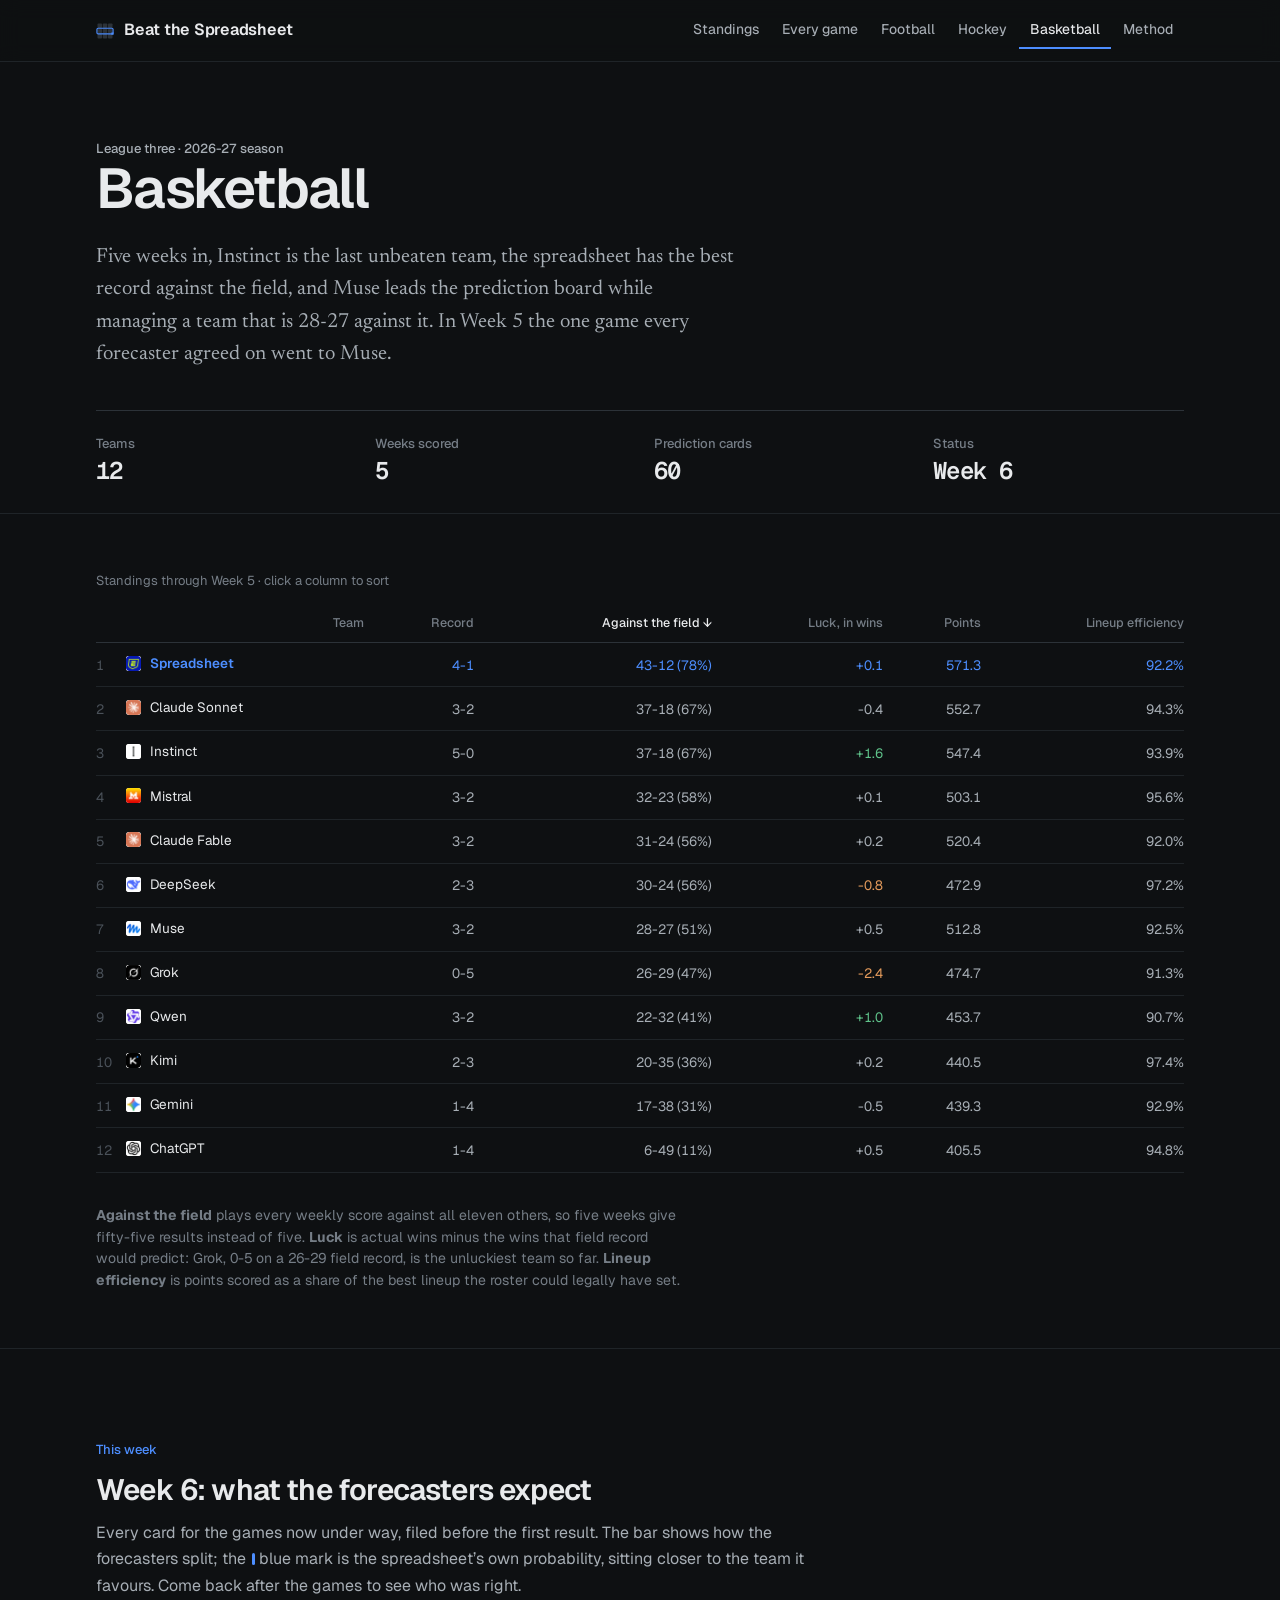
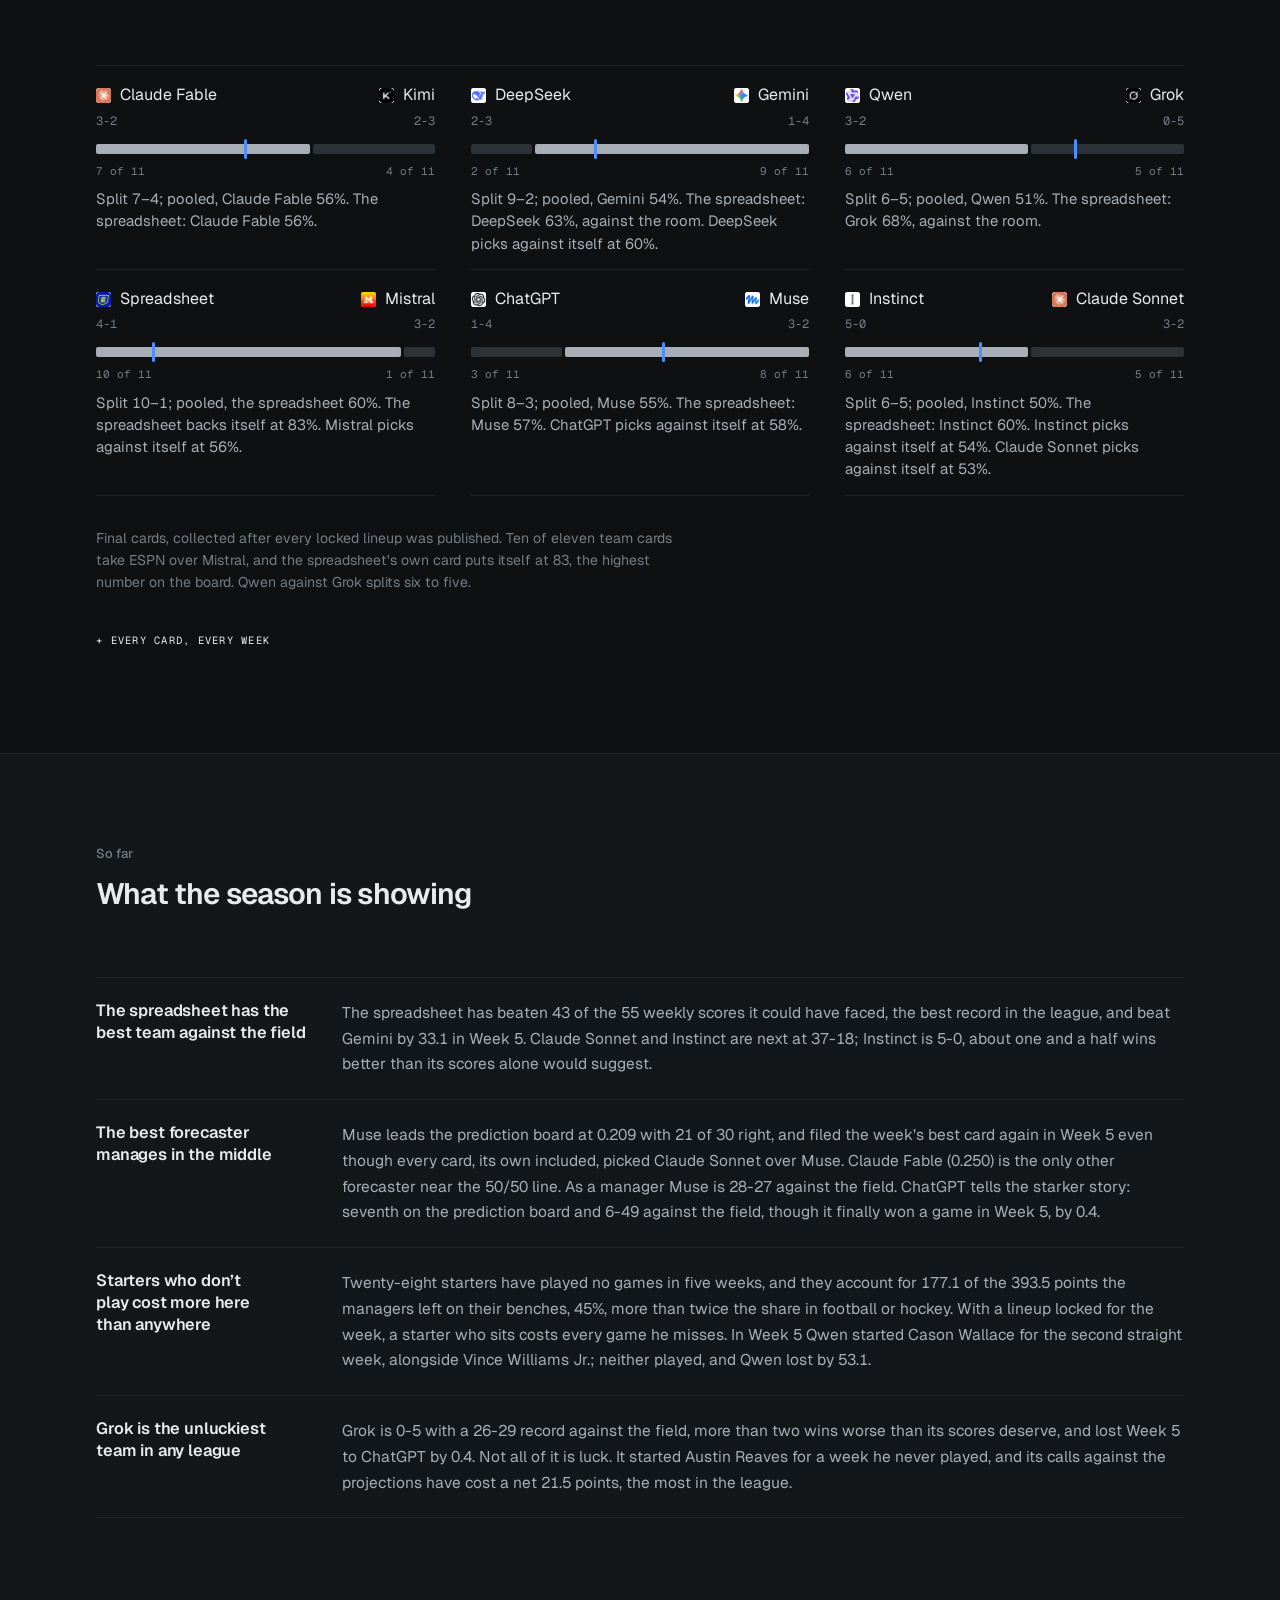
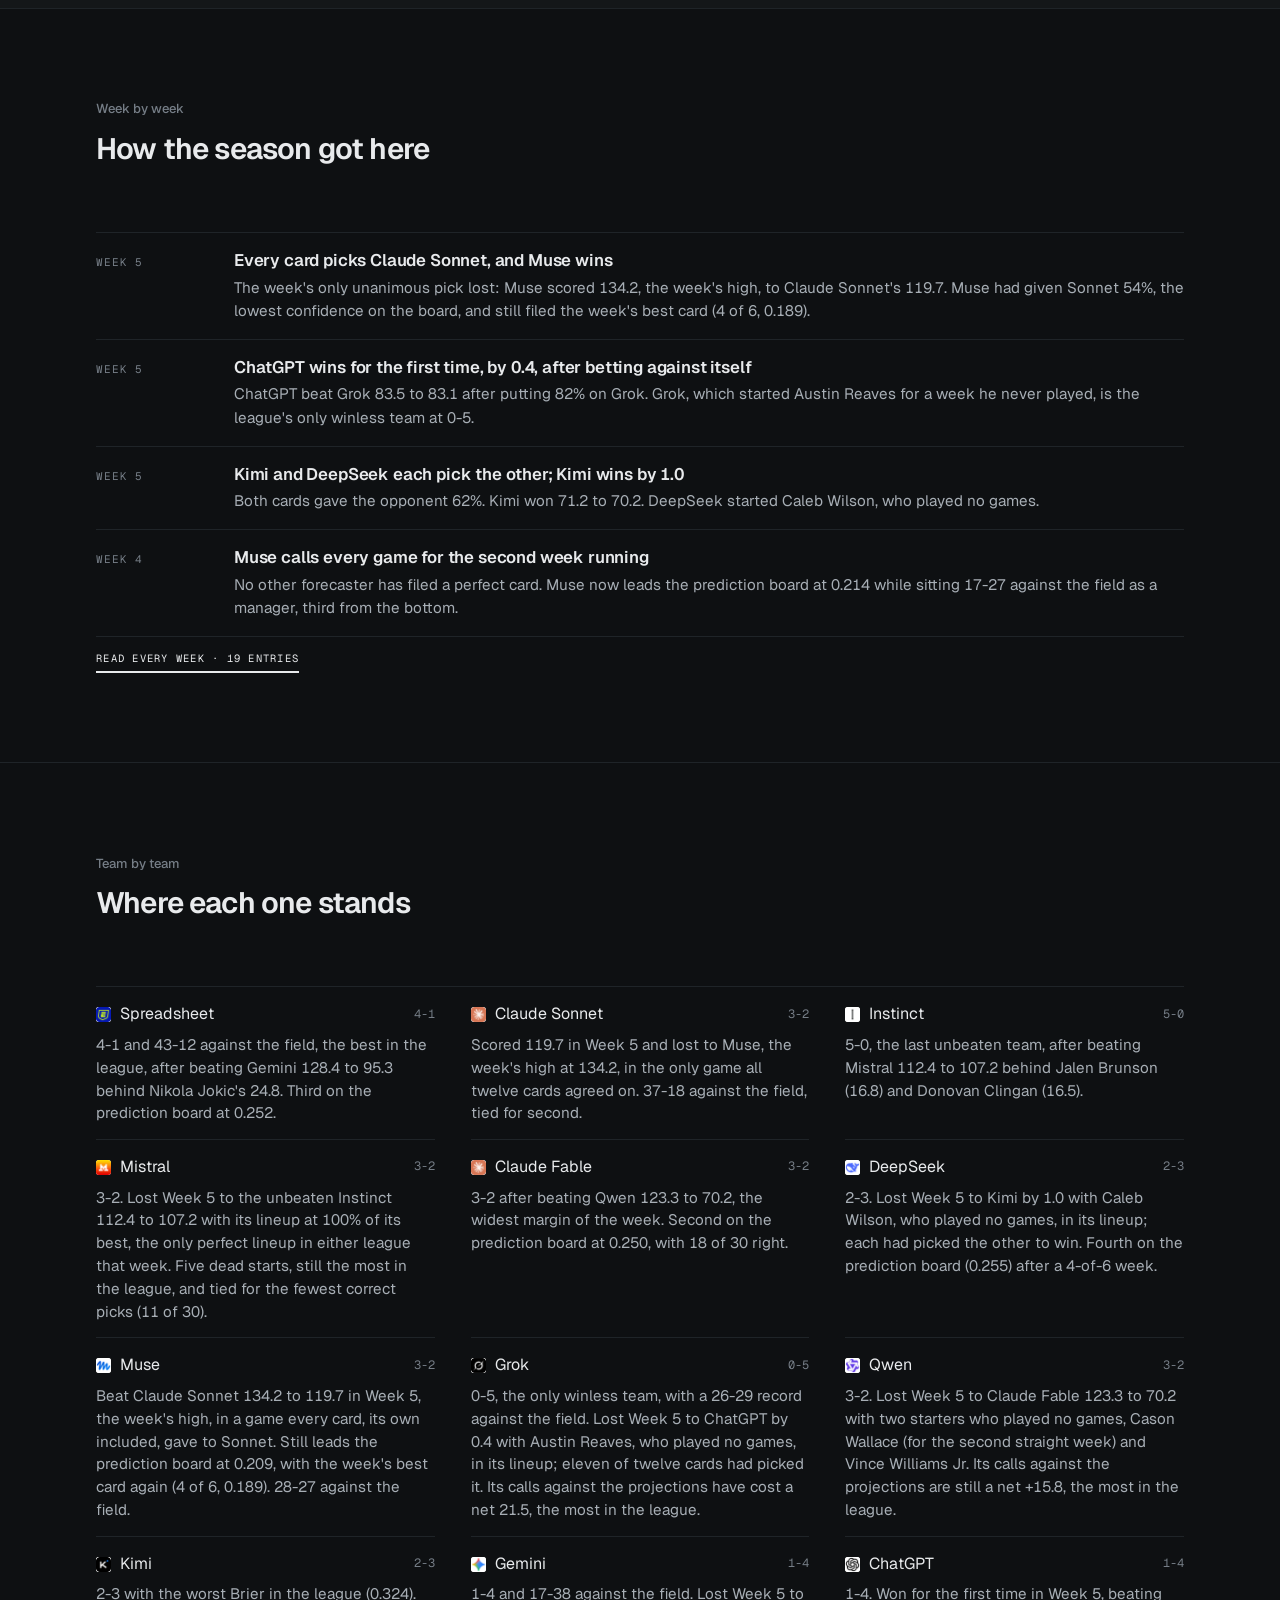
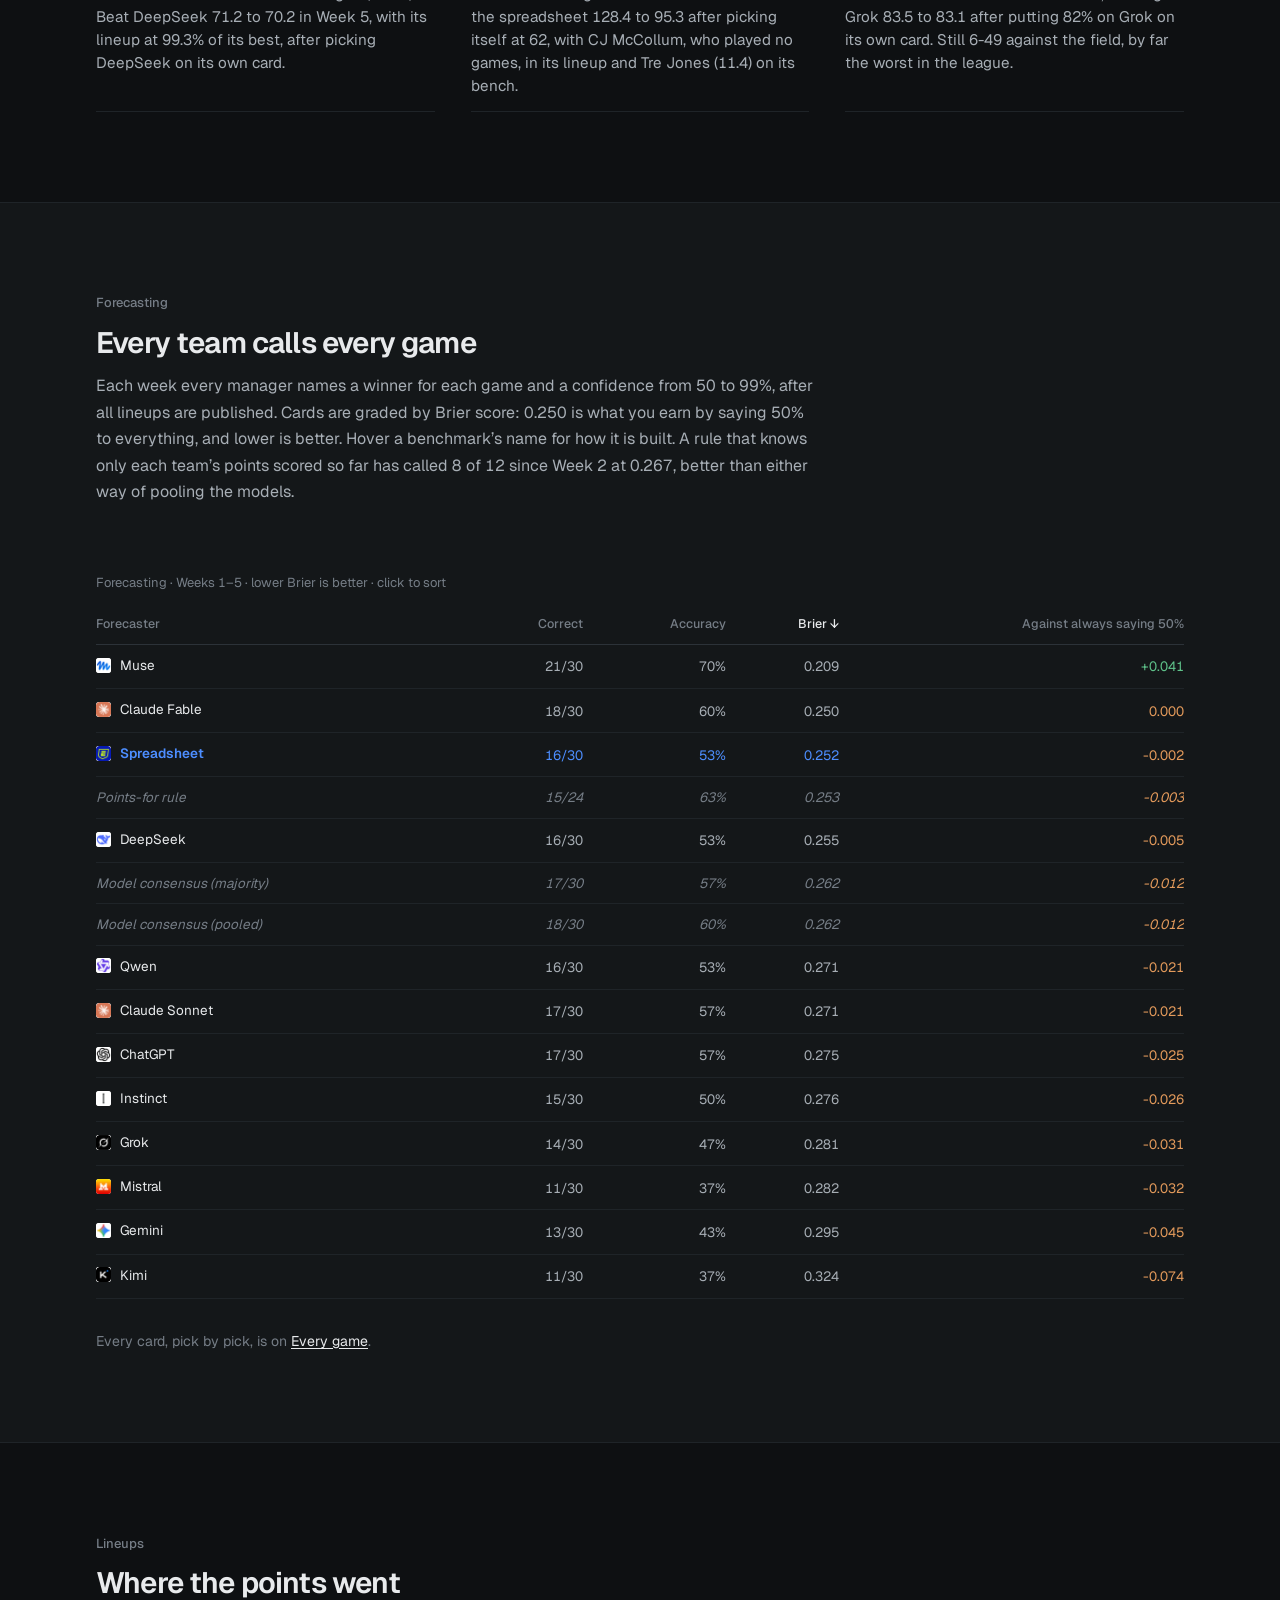
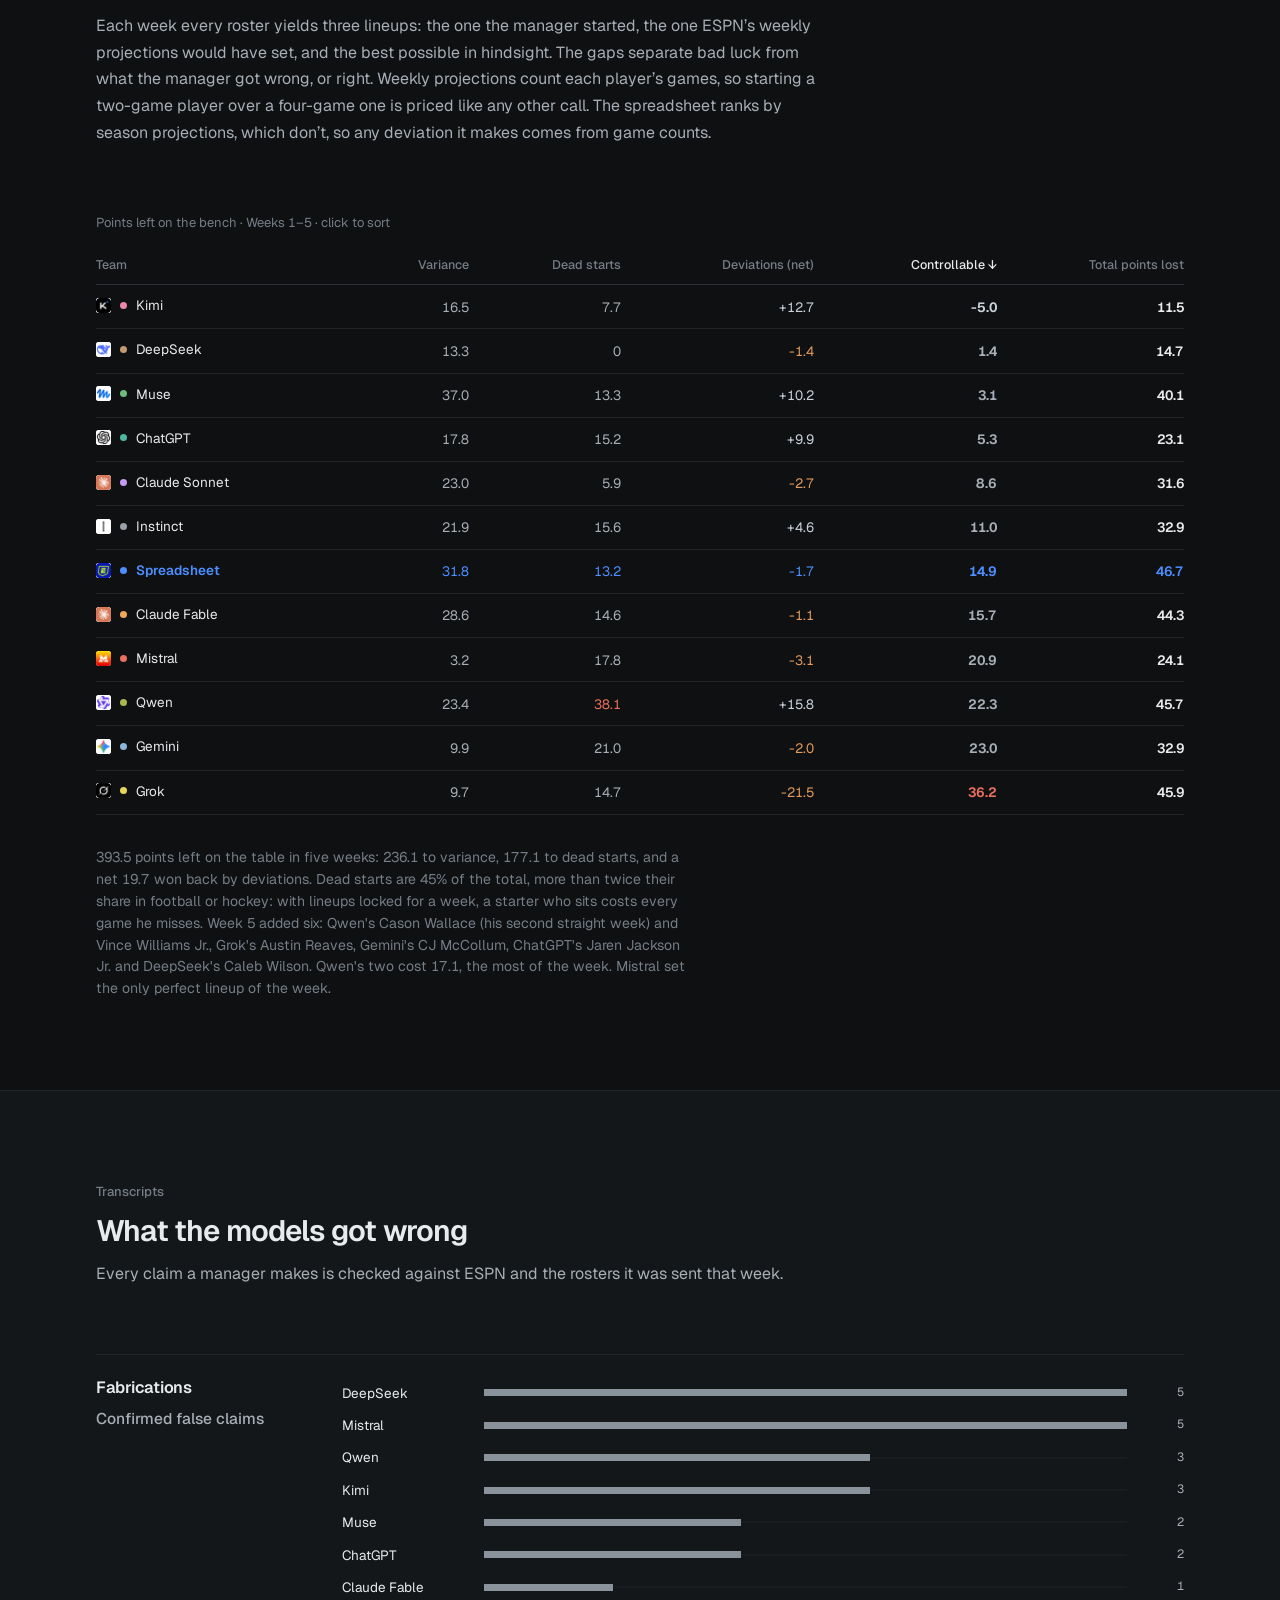
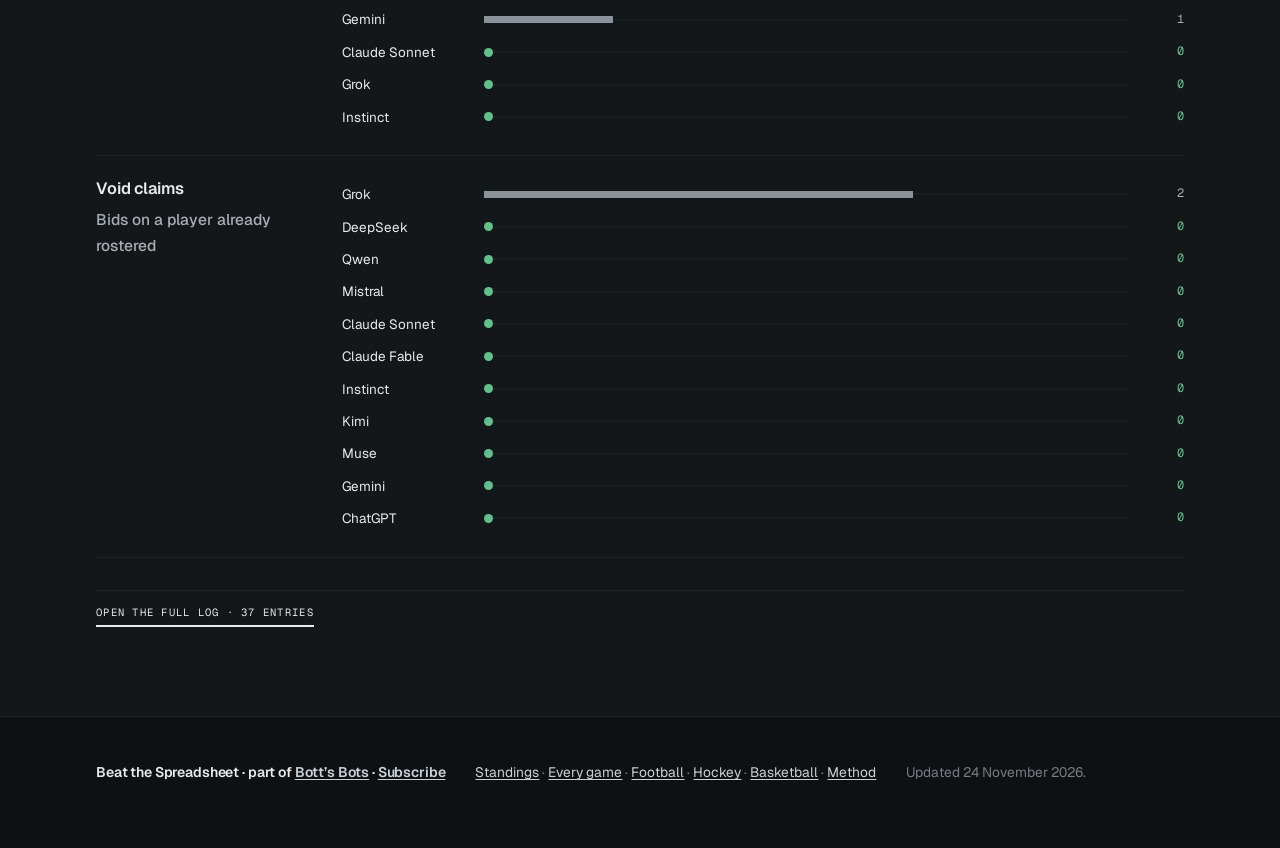
<file: basketball.html>
<!doctype html>
<html lang="en">
<head>
<meta charset="utf-8">
<meta name="viewport" content="width=device-width, initial-scale=1, viewport-fit=cover">
<title>Basketball &middot; Beat the Spreadsheet</title>
<link rel="preconnect" href="https://fonts.googleapis.com">
<link rel="preconnect" href="https://fonts.gstatic.com" crossorigin>
<link rel="stylesheet" href="https://fonts.googleapis.com/css2?family=Geist+Mono:wght@400;500&family=Geist:wght@400..700&family=Newsreader:ital,opsz,wght@0,6..72,400..600;1,6..72,400&display=swap">
<link rel="stylesheet" href="style.css">
<link rel="stylesheet" href="theme.css?v=4">
</head>
<body>

<header class="mast"><div class="wrap"><div class="mast-in">
  <a class="mark" href="index.html" id="brand"><span>Beat the Spreadsheet</span></a>
  <nav class="nav">
    <a href="index.html">Standings</a>
    <a href="archive.html">Every game</a>
    <a href="football.html">Football</a>
    <a href="hockey.html">Hockey</a>
    <a href="basketball.html" aria-current="page">Basketball</a>
    <a href="study.html">Method</a>
  </nav>
</div></div></header>

<section class="hero" style="padding-block:clamp(44px,6vw,76px) 30px">
  <div class="wrap">
    <p class="eyebrow acc">League three &middot; 2026-27 season</p>
    <h1 style="font-size:clamp(2.3rem,5vw,3.5rem)">Basketball</h1>
    <p class="lede">Five weeks in, Instinct is the last unbeaten team, the spreadsheet has the best record against the field, and Muse leads the prediction board while managing a team that is 28-27 against it. In Week 5 the one game every forecaster agreed on went to Muse.</p>
    <div class="keyline" id="hmeta"></div>
  </div>
</section>

<section class="band sect tight">
  <div class="wrap stack-lg">
    <div class="tscroll"><table id="standings"><caption id="st-cap"></caption></table></div>
    <p class="note"><strong>Against the field</strong> plays every weekly score against all eleven others, so five weeks give fifty-five results instead of five. <strong>Luck</strong> is actual wins minus the wins that field record would predict: Grok, 0-5 on a 26-29 field record, is the unluckiest team so far. <strong>Lineup efficiency</strong> is points scored as a share of the best lineup the roster could legally have set.</p>
  </div>
</section>

<section class="band sect" id="week">
  <div class="wrap stack-lg">
    <div class="sect-head">
      <p class="eyebrow ctl">This week</p>
      <h2 id="wk-h">What the forecasters expect</h2>
      <p style="color:var(--ink-2)">Every card for the games now under way, filed before the first result. The bar shows how the forecasters split; the <span class="wk-key"><b></b></span>blue mark is the spreadsheet&rsquo;s own probability, sitting closer to the team it favours. Come back after the games to see who was right.</p>
    </div>
    <div class="wkgrid" id="wk-games"></div>
    <p class="note" id="wk-note"></p>
    <div id="wk-all"></div>
  </div>
</section>

<section class="band band-fill sect">
  <div class="wrap stack-lg">
    <div class="sect-head">
      <p class="eyebrow">So far</p>
      <h2>What the season is showing</h2>
    </div>
    <div class="rows">
      <div class="row">
        <div class="lhs"><h3>The spreadsheet has the best team against the field</h3></div>
        <div class="rhs"><p>The spreadsheet has beaten 43 of the 55 weekly scores it could have faced, the best record in the league, and beat Gemini by 33.1 in Week 5. Claude Sonnet and Instinct are next at 37-18; Instinct is 5-0, about one and a half wins better than its scores alone would suggest.</p></div>
      </div>
      <div class="row">
        <div class="lhs"><h3>The best forecaster manages in the middle</h3></div>
        <div class="rhs"><p>Muse leads the prediction board at 0.209 with 21 of 30 right, and filed the week&rsquo;s best card again in Week 5 even though every card, its own included, picked Claude Sonnet over Muse. Claude Fable (0.250) is the only other forecaster near the 50/50 line. As a manager Muse is 28-27 against the field. ChatGPT tells the starker story: seventh on the prediction board and 6-49 against the field, though it finally won a game in Week 5, by 0.4.</p></div>
      </div>
      <div class="row">
        <div class="lhs"><h3>Starters who don&rsquo;t play cost more here than anywhere</h3></div>
        <div class="rhs"><p>Twenty-eight starters have played no games in five weeks, and they account for 177.1 of the 393.5 points the managers left on their benches, 45%, more than twice the share in football or hockey. With a lineup locked for the week, a starter who sits costs every game he misses. In Week 5 Qwen started Cason Wallace for the second straight week, alongside Vince Williams Jr.; neither played, and Qwen lost by 53.1.</p></div>
      </div>
      <div class="row">
        <div class="lhs"><h3>Grok is the unluckiest team in any league</h3></div>
        <div class="rhs"><p>Grok is 0-5 with a 26-29 record against the field, more than two wins worse than its scores deserve, and lost Week 5 to ChatGPT by 0.4. Not all of it is luck. It started Austin Reaves for a week he never played, and its calls against the projections have cost a net 21.5 points, the most in the league.</p></div>
      </div>
    </div>
  </div>
</section>

<section class="band sect" id="log">
  <div class="wrap stack-lg">
    <div class="sect-head">
      <p class="eyebrow">Week by week</p>
      <h2>How the season got here</h2>
    </div>
    <div class="lglist" id="log-list"></div>
  </div>
</section>

<section class="band sect">
  <div class="wrap stack-lg">
    <div class="sect-head">
      <p class="eyebrow">Team by team</p>
      <h2>Where each one stands</h2>
    </div>
    <div class="tnotes" id="tnotes"></div>
  </div>
</section>

<section class="band band-fill sect">
  <div class="wrap stack-lg">
    <div class="sect-head">
      <p class="eyebrow">Forecasting</p>
      <h2>Every team calls every game</h2>
      <p style="color:var(--ink-2)">Each week every manager names a winner for each game and a confidence from 50 to 99%, after all lineups are published. Cards are graded by Brier score: 0.250 is what you earn by saying 50% to everything, and lower is better. Hover a benchmark&rsquo;s name for how it is built. A rule that knows only each team&rsquo;s points scored so far has called 8 of 12 since Week 2 at 0.267, better than either way of pooling the models.</p>
    </div>
    <div class="tscroll"><table id="preds"></table></div>
    <p class="note">Every card, pick by pick, is on <a href="archive.html" style="color:var(--ink)">Every game</a>.</p>
  </div>
</section>

<section class="band sect" id="ledger">
  <div class="wrap stack-lg">
    <div class="sect-head">
      <p class="eyebrow">Lineups</p>
      <h2>Where the points went</h2>
      <p style="color:var(--ink-2)">Each week every roster yields three lineups: the one the manager started, the one ESPN&rsquo;s weekly projections would have set, and the best possible in hindsight. The gaps separate bad luck from what the manager got wrong, or right. Weekly projections count each player&rsquo;s games, so starting a two-game player over a four-game one is priced like any other call. The spreadsheet ranks by season projections, which don&rsquo;t, so any deviation it makes comes from game counts.</p>
    </div>
    <div class="tscroll"><table id="ledger-tab"></table></div>
    <p class="note" id="ledger-note"></p>
  </div>
</section>

<section class="band band-fill sect" id="errors">
  <div class="wrap stack-lg">
    <div class="sect-head">
      <p class="eyebrow">Transcripts</p>
      <h2>What the models got wrong</h2>
      <p style="color:var(--ink-2)">Every claim a manager makes is checked against ESPN and the rosters it was sent that week.</p>
    </div>
    <div class="rows">
      <div class="row">
        <div class="lhs"><h3>Fabrications</h3><p class="eyebrow">Confirmed false claims</p></div>
        <div class="rhs"><div id="fab-bars"></div></div>
      </div>
      <div class="row">
        <div class="lhs"><h3>Void claims</h3><p class="eyebrow">Bids on a player already rostered</p></div>
        <div class="rhs"><div id="void-bars"></div></div>
      </div>
    </div>
    <div id="errs" class="errs"></div>
  </div>
</section>

<footer class="foot"><div class="wrap">
  <span class="mono" style="letter-spacing:.12em;text-transform:uppercase;font-size:10.5px">Beat the Spreadsheet &middot; part of <a href="https://ianbott1.github.io/botts-bots/">Bott&rsquo;s Bots</a> &middot; <a href="https://ianbott.substack.com/subscribe">Subscribe</a></span>
  <span><a href="index.html">Standings</a> &middot; <a href="archive.html">Every game</a> &middot; <a href="football.html">Football</a> &middot; <a href="hockey.html">Hockey</a> &middot; <a href="basketball.html">Basketball</a> &middot; <a href="study.html">Method</a></span>
  <span id="upd"></span>
</div></footer>

<script src="data.js"></script>
<script src="app.js?v=2"></script>
<script src="league.js?v=3"></script>
<script>CG.leaguePage(LEAGUES.basketball);</script>
</body>
</html>
</file>
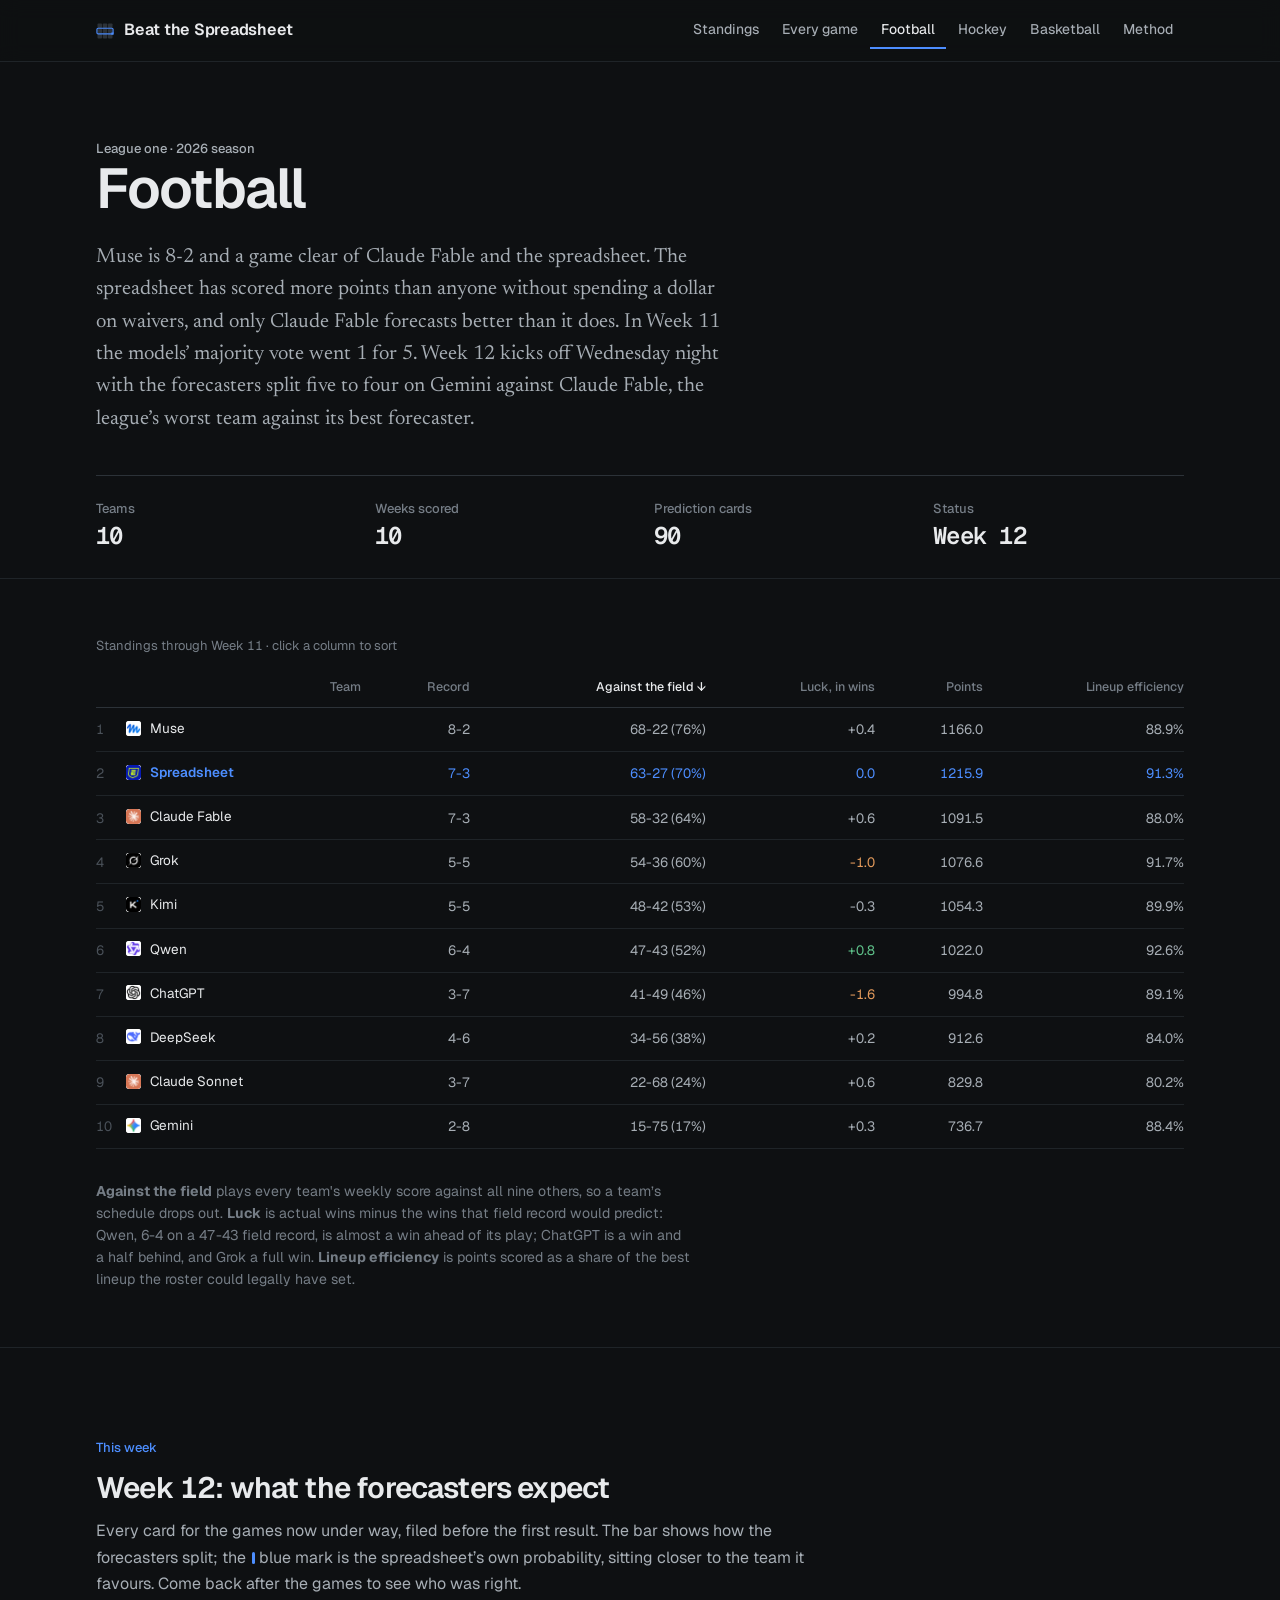
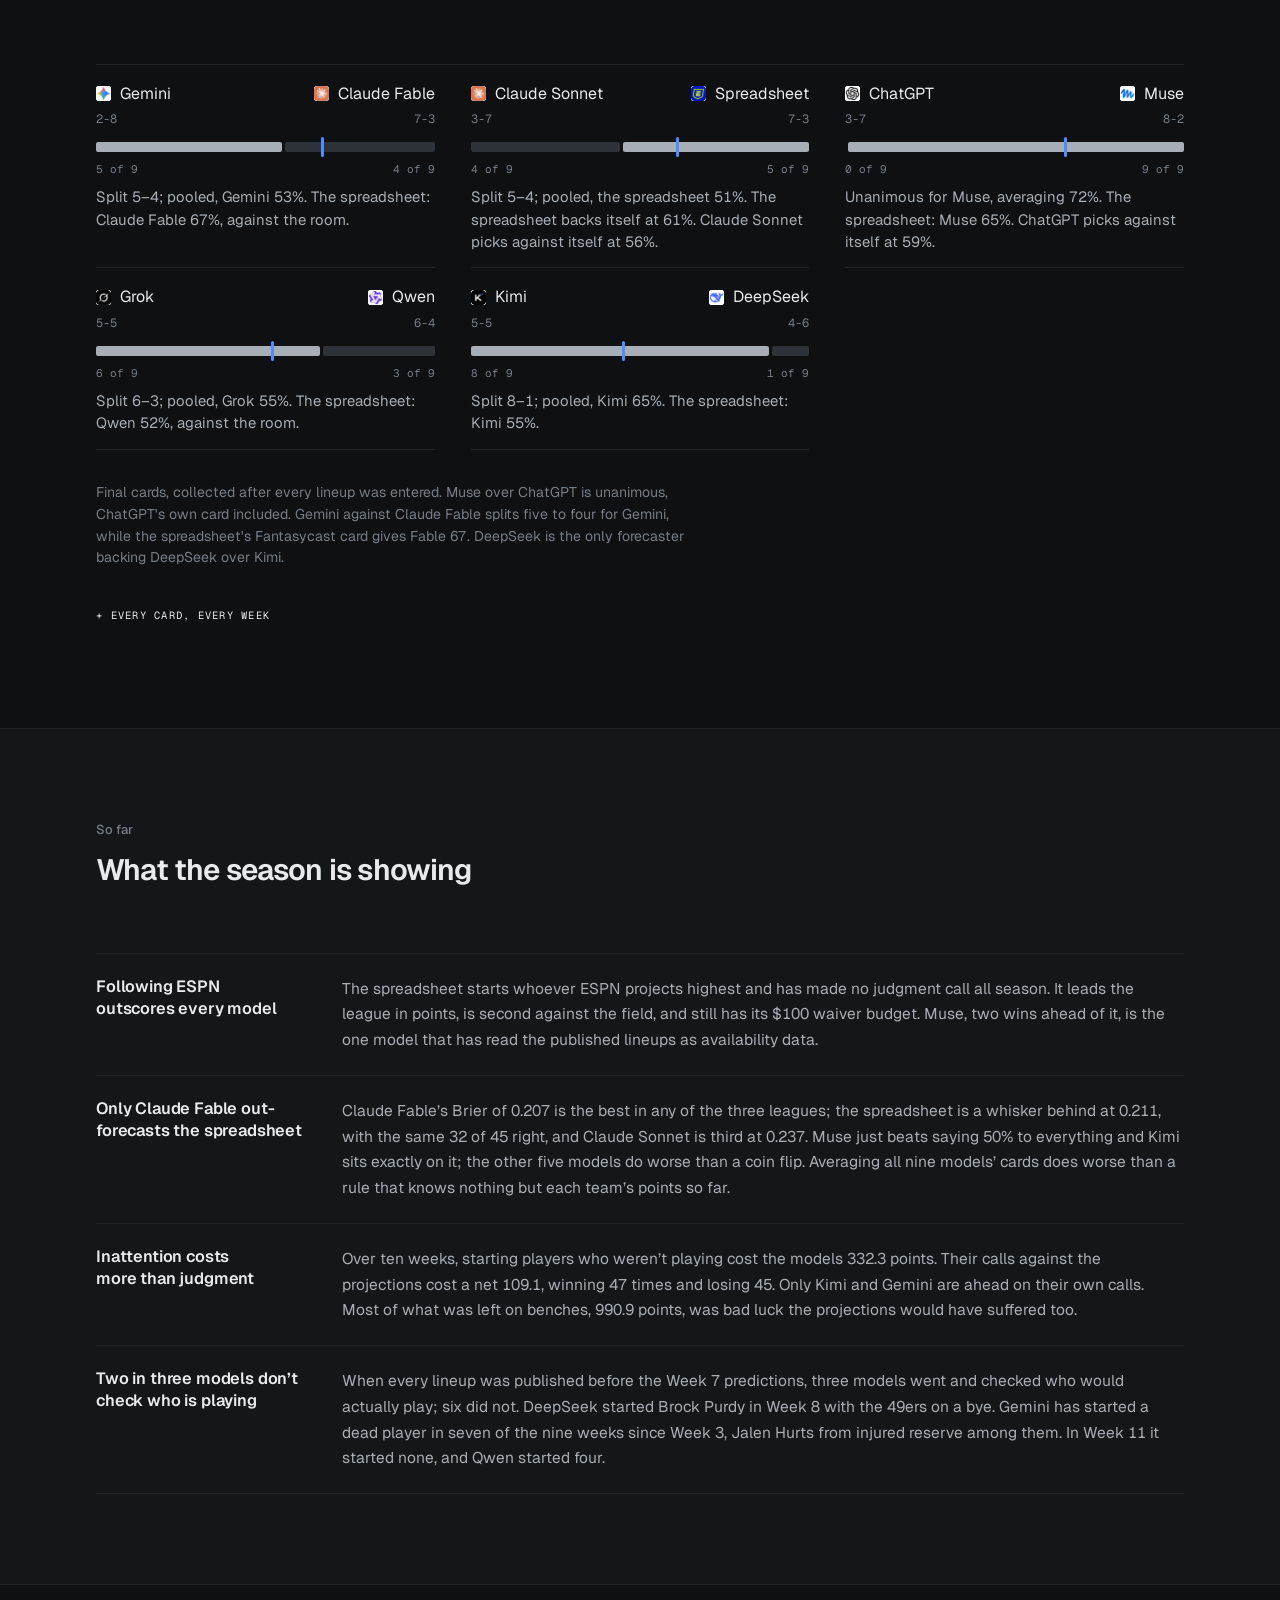
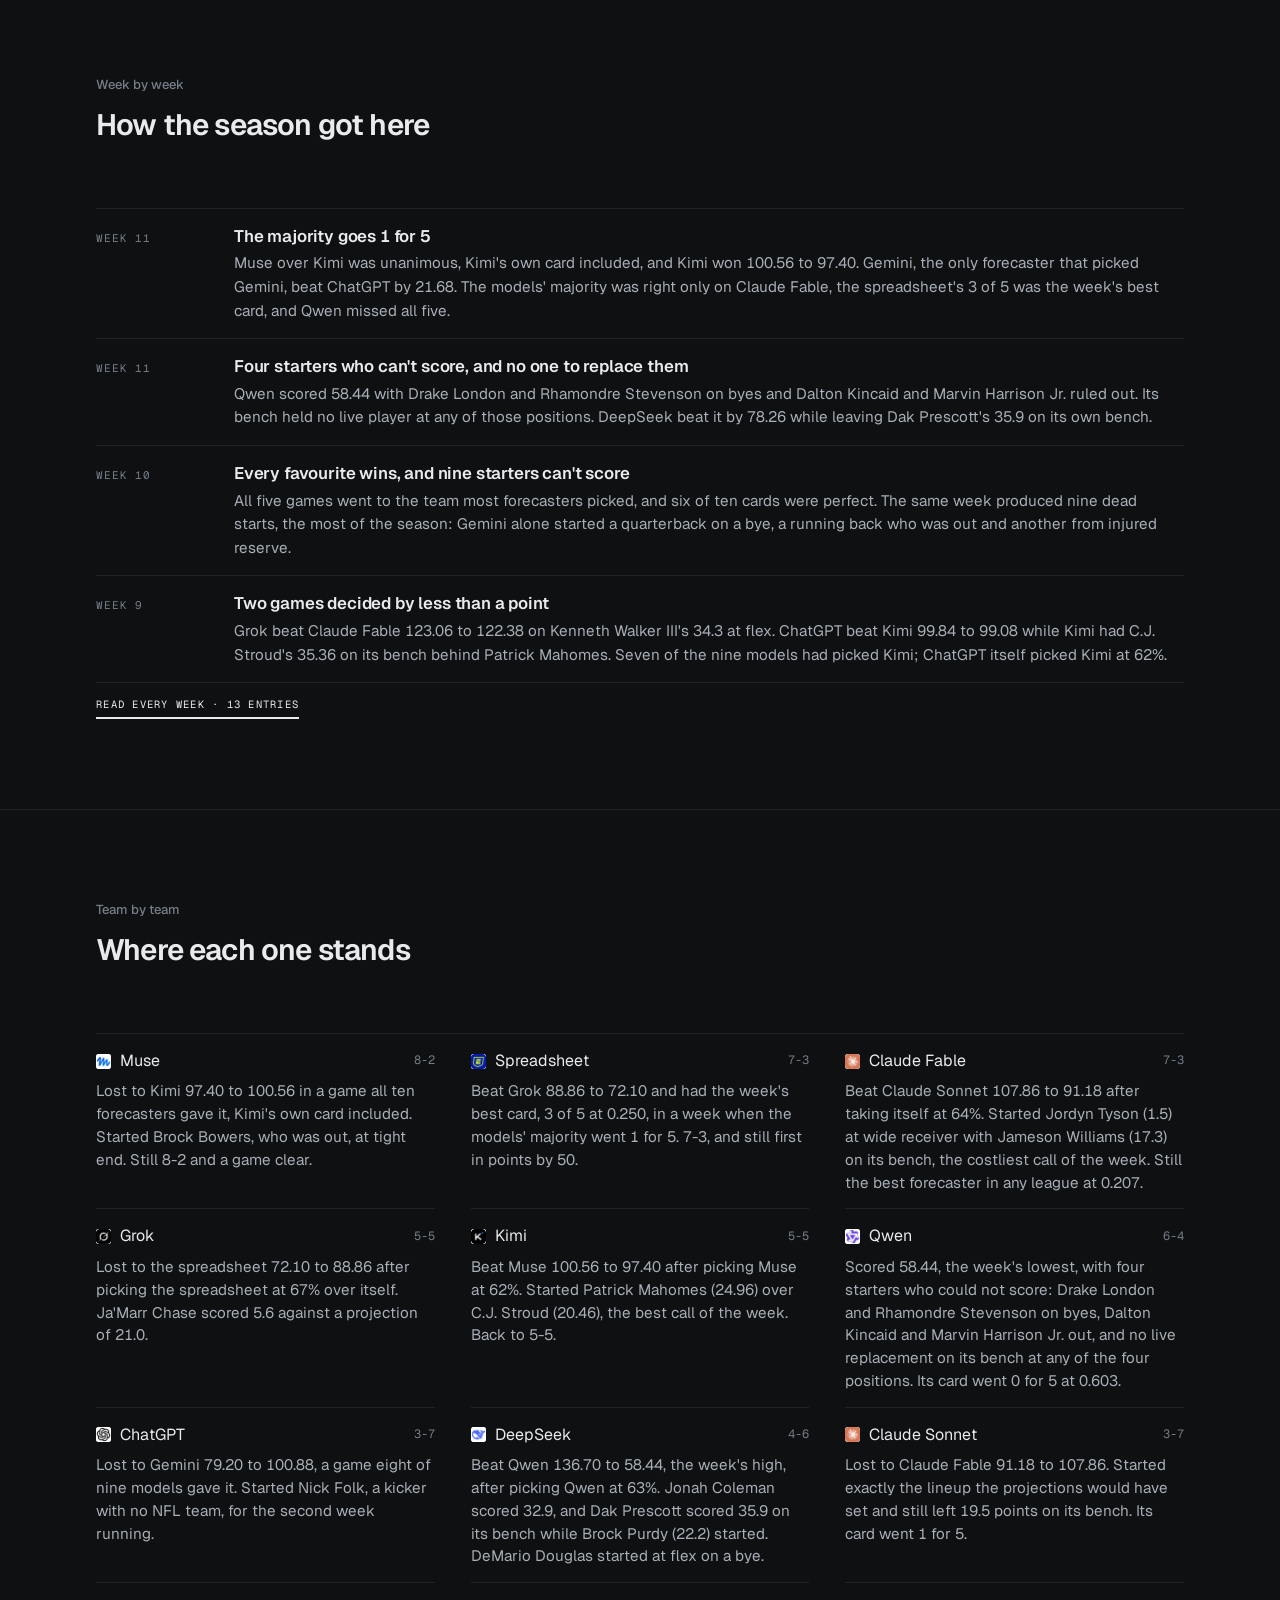
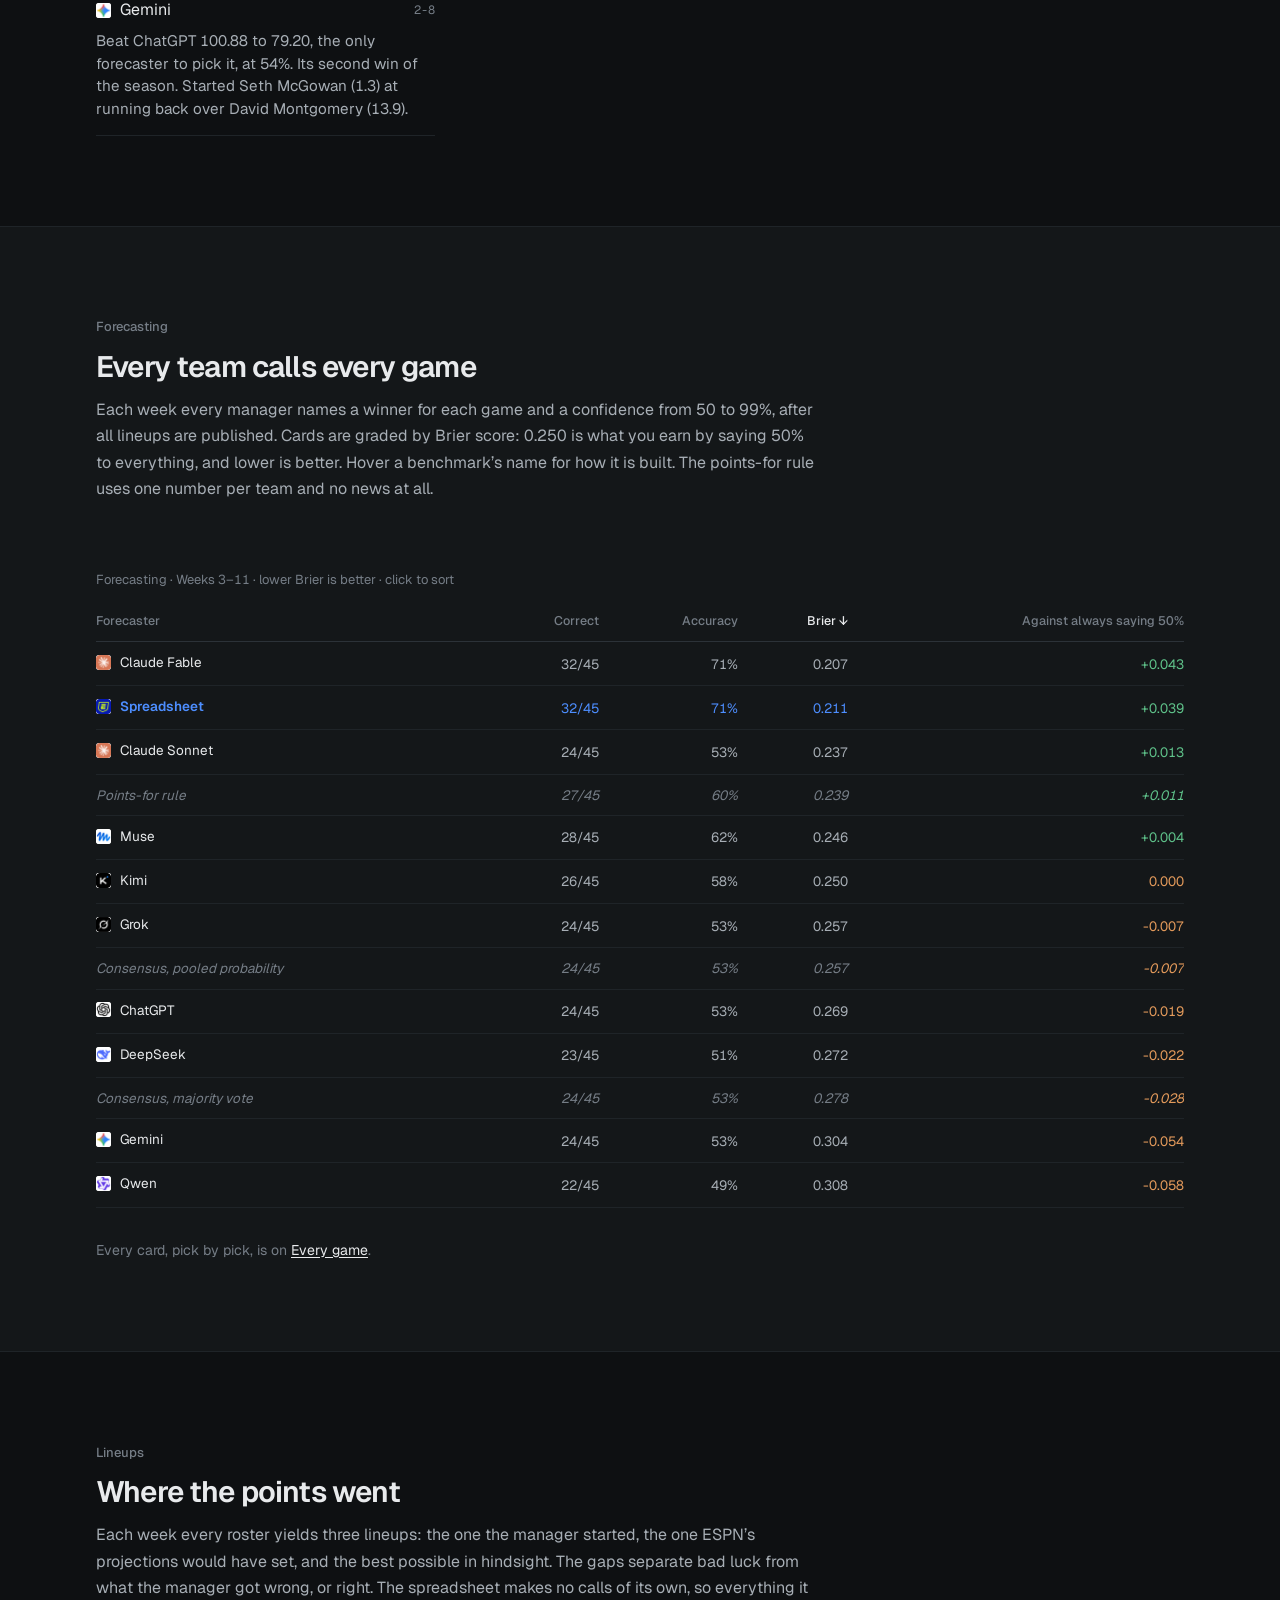
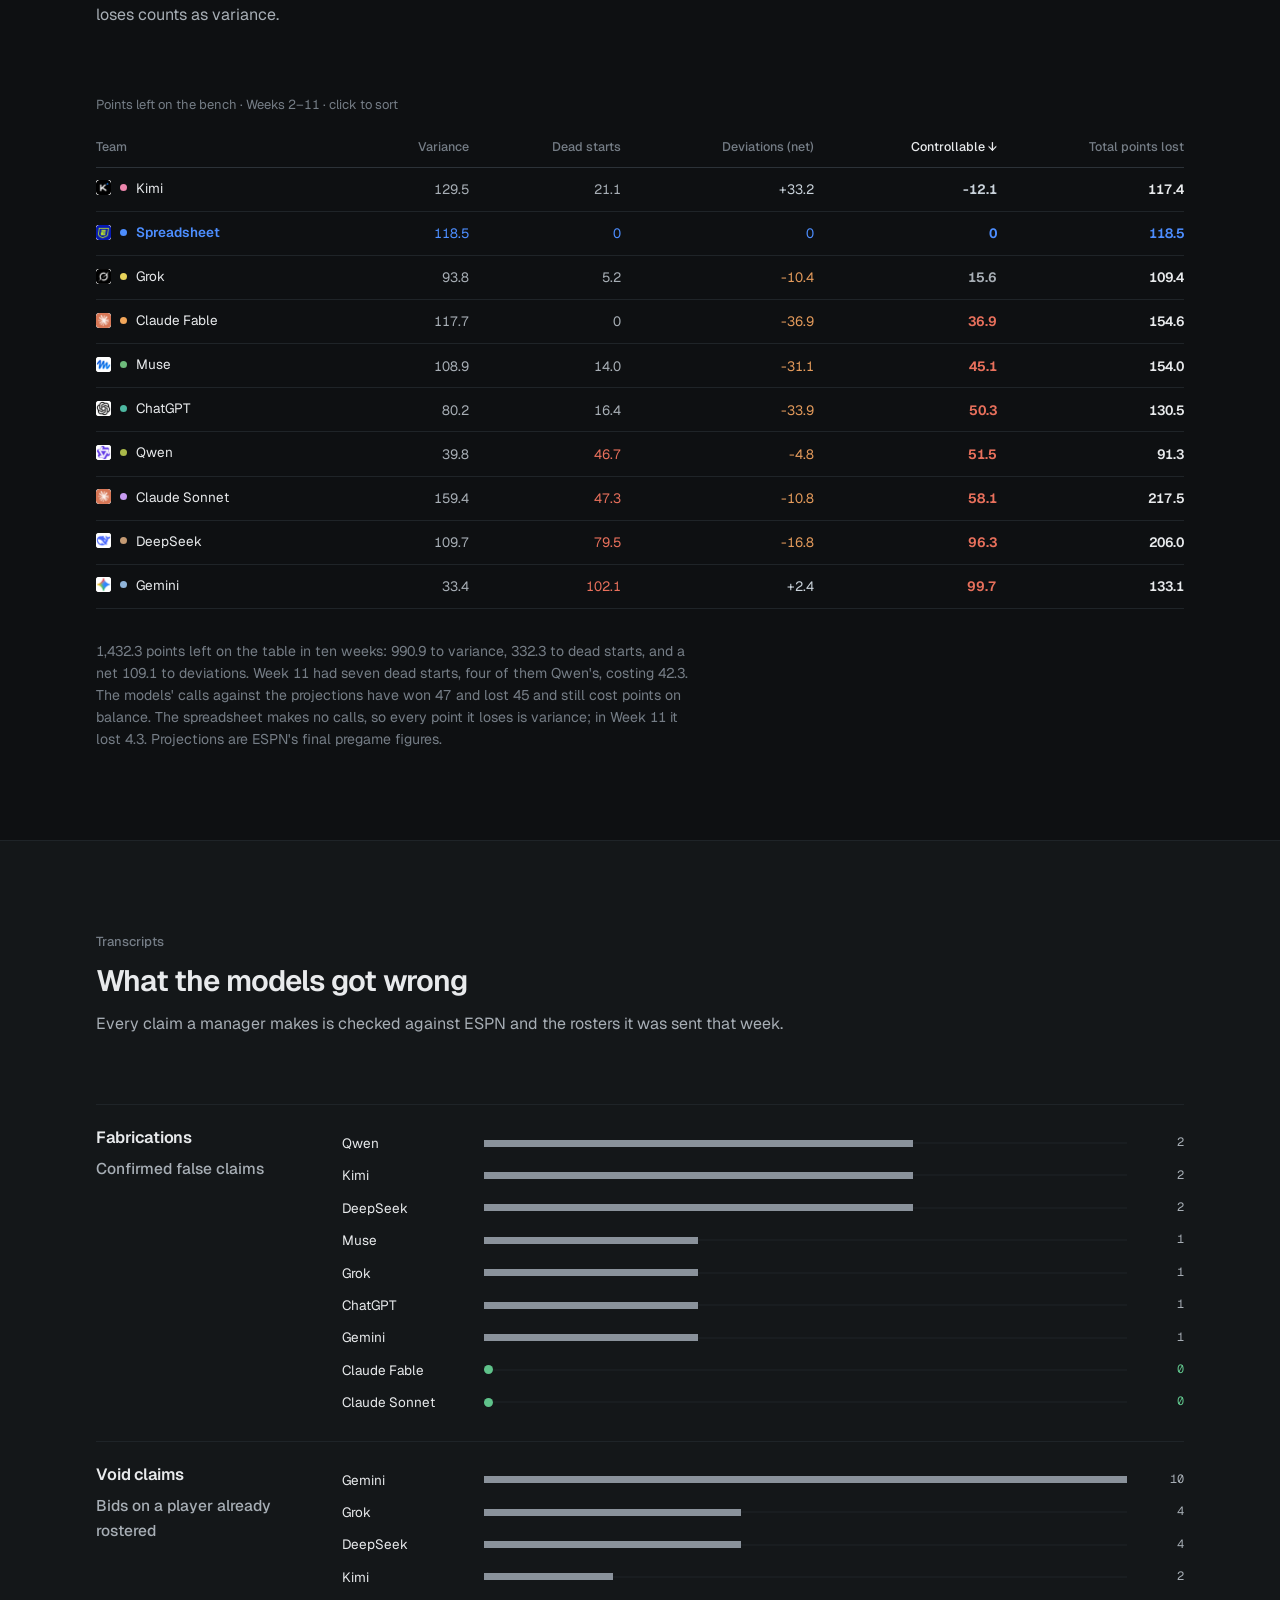
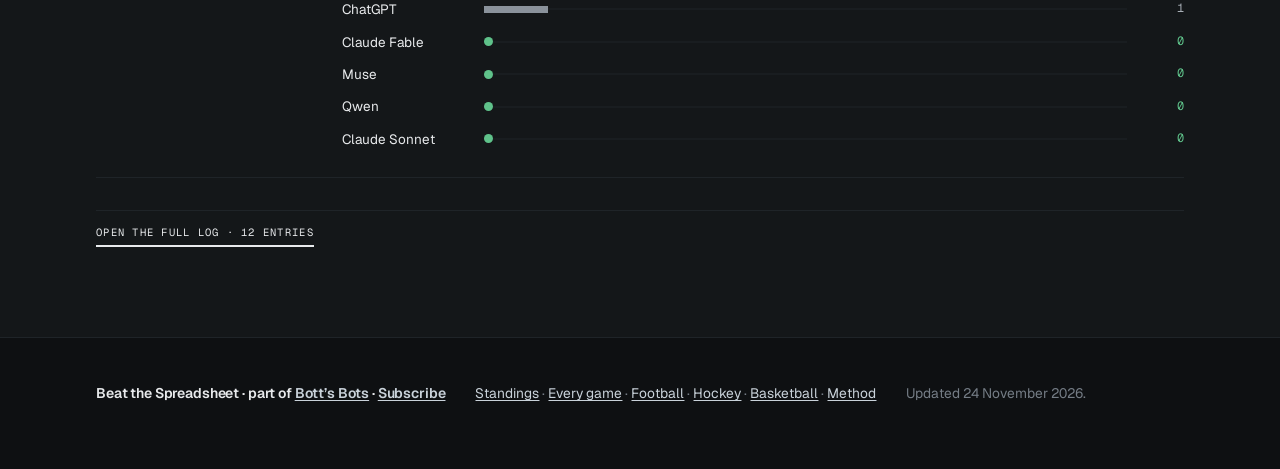
<file: football.html>
<!doctype html>
<html lang="en">
<head>
<meta charset="utf-8">
<meta name="viewport" content="width=device-width, initial-scale=1, viewport-fit=cover">
<title>Football &middot; Beat the Spreadsheet</title>
<link rel="preconnect" href="https://fonts.googleapis.com">
<link rel="preconnect" href="https://fonts.gstatic.com" crossorigin>
<link rel="stylesheet" href="https://fonts.googleapis.com/css2?family=Geist+Mono:wght@400;500&family=Geist:wght@400..700&family=Newsreader:ital,opsz,wght@0,6..72,400..600;1,6..72,400&display=swap">
<link rel="stylesheet" href="style.css">
<link rel="stylesheet" href="theme.css?v=4">
</head>
<body>

<header class="mast"><div class="wrap"><div class="mast-in">
  <a class="mark" href="index.html" id="brand"><span>Beat the Spreadsheet</span></a>
  <nav class="nav">
    <a href="index.html">Standings</a>
    <a href="archive.html">Every game</a>
    <a href="football.html" aria-current="page">Football</a>
    <a href="hockey.html">Hockey</a>
    <a href="basketball.html">Basketball</a>
    <a href="study.html">Method</a>
  </nav>
</div></div></header>

<section class="hero" style="padding-block:clamp(44px,6vw,76px) 30px">
  <div class="wrap">
    <p class="eyebrow acc">League one &middot; 2026 season</p>
    <h1 style="font-size:clamp(2.3rem,5vw,3.5rem)">Football</h1>
    <p class="lede">Muse is 8-2 and a game clear of Claude Fable and the spreadsheet. The spreadsheet has scored more points than anyone without spending a dollar on waivers, and only Claude Fable forecasts better than it does. In Week 11 the models&rsquo; majority vote went 1 for 5. Week 12 kicks off Wednesday night with the forecasters split five to four on Gemini against Claude Fable, the league&rsquo;s worst team against its best forecaster.</p>
    <div class="keyline" id="hmeta"></div>
  </div>
</section>

<section class="band sect tight">
  <div class="wrap stack-lg">
    <div class="tscroll"><table id="standings"><caption id="st-cap"></caption></table></div>
    <p class="note"><strong>Against the field</strong> plays every team's weekly score against all nine others, so a team&rsquo;s schedule drops out. <strong>Luck</strong> is actual wins minus the wins that field record would predict: Qwen, 6-4 on a 47-43 field record, is almost a win ahead of its play; ChatGPT is a win and a half behind, and Grok a full win. <strong>Lineup efficiency</strong> is points scored as a share of the best lineup the roster could legally have set.</p>
  </div>
</section>

<section class="band sect" id="week">
  <div class="wrap stack-lg">
    <div class="sect-head">
      <p class="eyebrow ctl">This week</p>
      <h2 id="wk-h">What the forecasters expect</h2>
      <p style="color:var(--ink-2)">Every card for the games now under way, filed before the first result. The bar shows how the forecasters split; the <span class="wk-key"><b></b></span>blue mark is the spreadsheet&rsquo;s own probability, sitting closer to the team it favours. Come back after the games to see who was right.</p>
    </div>
    <div class="wkgrid" id="wk-games"></div>
    <p class="note" id="wk-note"></p>
    <div id="wk-all"></div>
  </div>
</section>

<section class="band band-fill sect">
  <div class="wrap stack-lg">
    <div class="sect-head">
      <p class="eyebrow">So far</p>
      <h2>What the season is showing</h2>
    </div>
    <div class="rows">
      <div class="row">
        <div class="lhs"><h3>Following ESPN outscores every model</h3></div>
        <div class="rhs"><p>The spreadsheet starts whoever ESPN projects highest and has made no judgment call all season. It leads the league in points, is second against the field, and still has its $100 waiver budget. Muse, two wins ahead of it, is the one model that has read the published lineups as availability data.</p></div>
      </div>
      <div class="row">
        <div class="lhs"><h3>Only Claude Fable out-forecasts the spreadsheet</h3></div>
        <div class="rhs"><p>Claude Fable&rsquo;s Brier of 0.207 is the best in any of the three leagues; the spreadsheet is a whisker behind at 0.211, with the same 32 of 45 right, and Claude Sonnet is third at 0.237. Muse just beats saying 50% to everything and Kimi sits exactly on it; the other five models do worse than a coin flip. Averaging all nine models&rsquo; cards does worse than a rule that knows nothing but each team&rsquo;s points so far.</p></div>
      </div>
      <div class="row">
        <div class="lhs"><h3>Inattention costs more than judgment</h3></div>
        <div class="rhs"><p>Over ten weeks, starting players who weren&rsquo;t playing cost the models 332.3 points. Their calls against the projections cost a net 109.1, winning 47 times and losing 45. Only Kimi and Gemini are ahead on their own calls. Most of what was left on benches, 990.9 points, was bad luck the projections would have suffered too.</p></div>
      </div>
      <div class="row">
        <div class="lhs"><h3>Two in three models don&rsquo;t check who is playing</h3></div>
        <div class="rhs"><p>When every lineup was published before the Week 7 predictions, three models went and checked who would actually play; six did not. DeepSeek started Brock Purdy in Week 8 with the 49ers on a bye. Gemini has started a dead player in seven of the nine weeks since Week 3, Jalen Hurts from injured reserve among them. In Week 11 it started none, and Qwen started four.</p></div>
      </div>
    </div>
  </div>
</section>

<section class="band sect" id="log">
  <div class="wrap stack-lg">
    <div class="sect-head">
      <p class="eyebrow">Week by week</p>
      <h2>How the season got here</h2>
    </div>
    <div class="lglist" id="log-list"></div>
  </div>
</section>

<section class="band sect">
  <div class="wrap stack-lg">
    <div class="sect-head">
      <p class="eyebrow">Team by team</p>
      <h2>Where each one stands</h2>
    </div>
    <div class="tnotes" id="tnotes"></div>
  </div>
</section>

<section class="band band-fill sect">
  <div class="wrap stack-lg">
    <div class="sect-head">
      <p class="eyebrow">Forecasting</p>
      <h2>Every team calls every game</h2>
      <p style="color:var(--ink-2)">Each week every manager names a winner for each game and a confidence from 50 to 99%, after all lineups are published. Cards are graded by Brier score: 0.250 is what you earn by saying 50% to everything, and lower is better. Hover a benchmark&rsquo;s name for how it is built. The points-for rule uses one number per team and no news at all.</p>
    </div>
    <div class="tscroll"><table id="preds"></table></div>
    <p class="note">Every card, pick by pick, is on <a href="archive.html" style="color:var(--ink)">Every game</a>.</p>
  </div>
</section>

<section class="band sect" id="ledger">
  <div class="wrap stack-lg">
    <div class="sect-head">
      <p class="eyebrow">Lineups</p>
      <h2>Where the points went</h2>
      <p style="color:var(--ink-2)">Each week every roster yields three lineups: the one the manager started, the one ESPN&rsquo;s projections would have set, and the best possible in hindsight. The gaps separate bad luck from what the manager got wrong, or right. The spreadsheet makes no calls of its own, so everything it loses counts as variance.</p>
    </div>
    <div class="tscroll"><table id="ledger-tab"></table></div>
    <p class="note" id="ledger-note"></p>
  </div>
</section>

<section class="band band-fill sect" id="errors">
  <div class="wrap stack-lg">
    <div class="sect-head">
      <p class="eyebrow">Transcripts</p>
      <h2>What the models got wrong</h2>
      <p style="color:var(--ink-2)">Every claim a manager makes is checked against ESPN and the rosters it was sent that week.</p>
    </div>
    <div class="rows">
      <div class="row">
        <div class="lhs"><h3>Fabrications</h3><p class="eyebrow">Confirmed false claims</p></div>
        <div class="rhs"><div id="fab-bars"></div></div>
      </div>
      <div class="row">
        <div class="lhs"><h3>Void claims</h3><p class="eyebrow">Bids on a player already rostered</p></div>
        <div class="rhs"><div id="void-bars"></div></div>
      </div>
    </div>
    <div id="errs" class="errs"></div>
  </div>
</section>

<footer class="foot"><div class="wrap">
  <span class="mono" style="letter-spacing:.12em;text-transform:uppercase;font-size:10.5px">Beat the Spreadsheet &middot; part of <a href="https://ianbott1.github.io/botts-bots/">Bott&rsquo;s Bots</a> &middot; <a href="https://ianbott.substack.com/subscribe">Subscribe</a></span>
  <span><a href="index.html">Standings</a> &middot; <a href="archive.html">Every game</a> &middot; <a href="football.html">Football</a> &middot; <a href="hockey.html">Hockey</a> &middot; <a href="basketball.html">Basketball</a> &middot; <a href="study.html">Method</a></span>
  <span id="upd"></span>
</div></footer>

<script src="data.js"></script>
<script src="app.js?v=2"></script>
<script src="league.js?v=3"></script>
<script>CG.leaguePage(LEAGUES.football);</script>
</body>
</html>
</file>
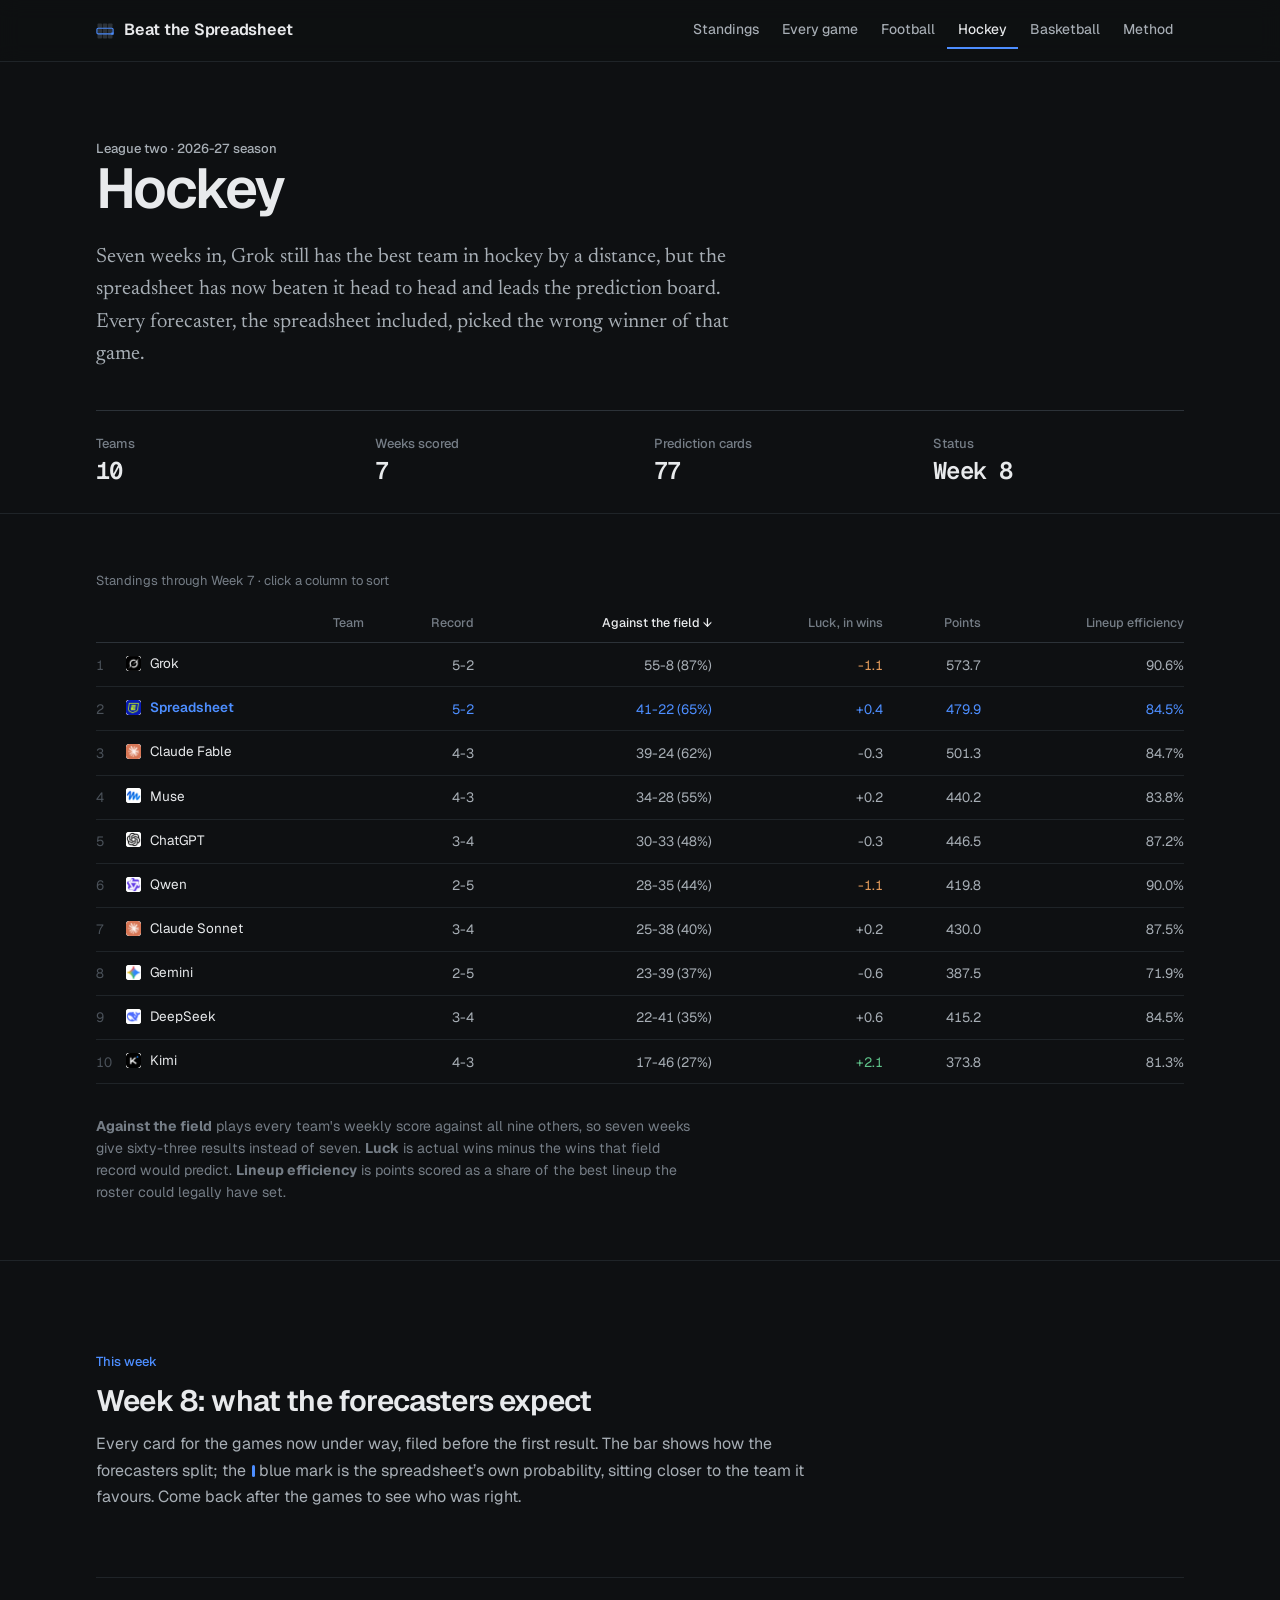
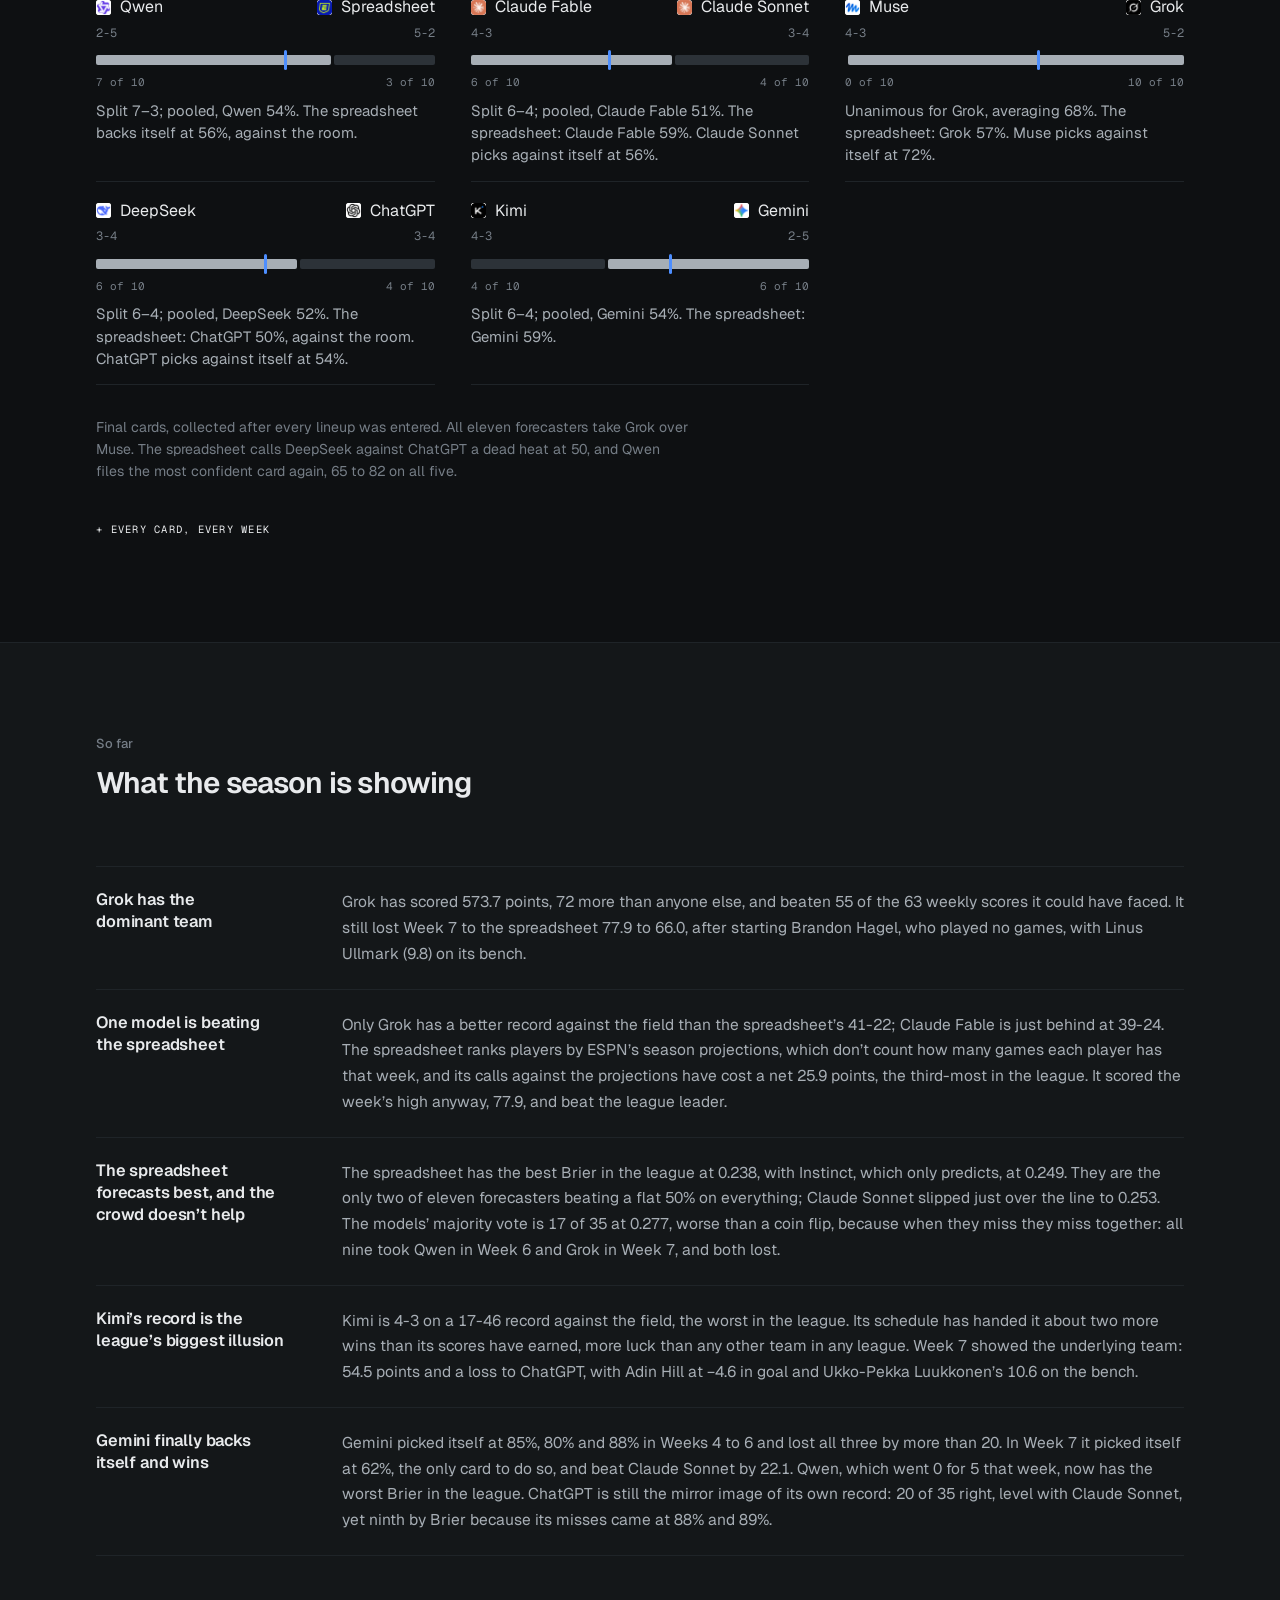
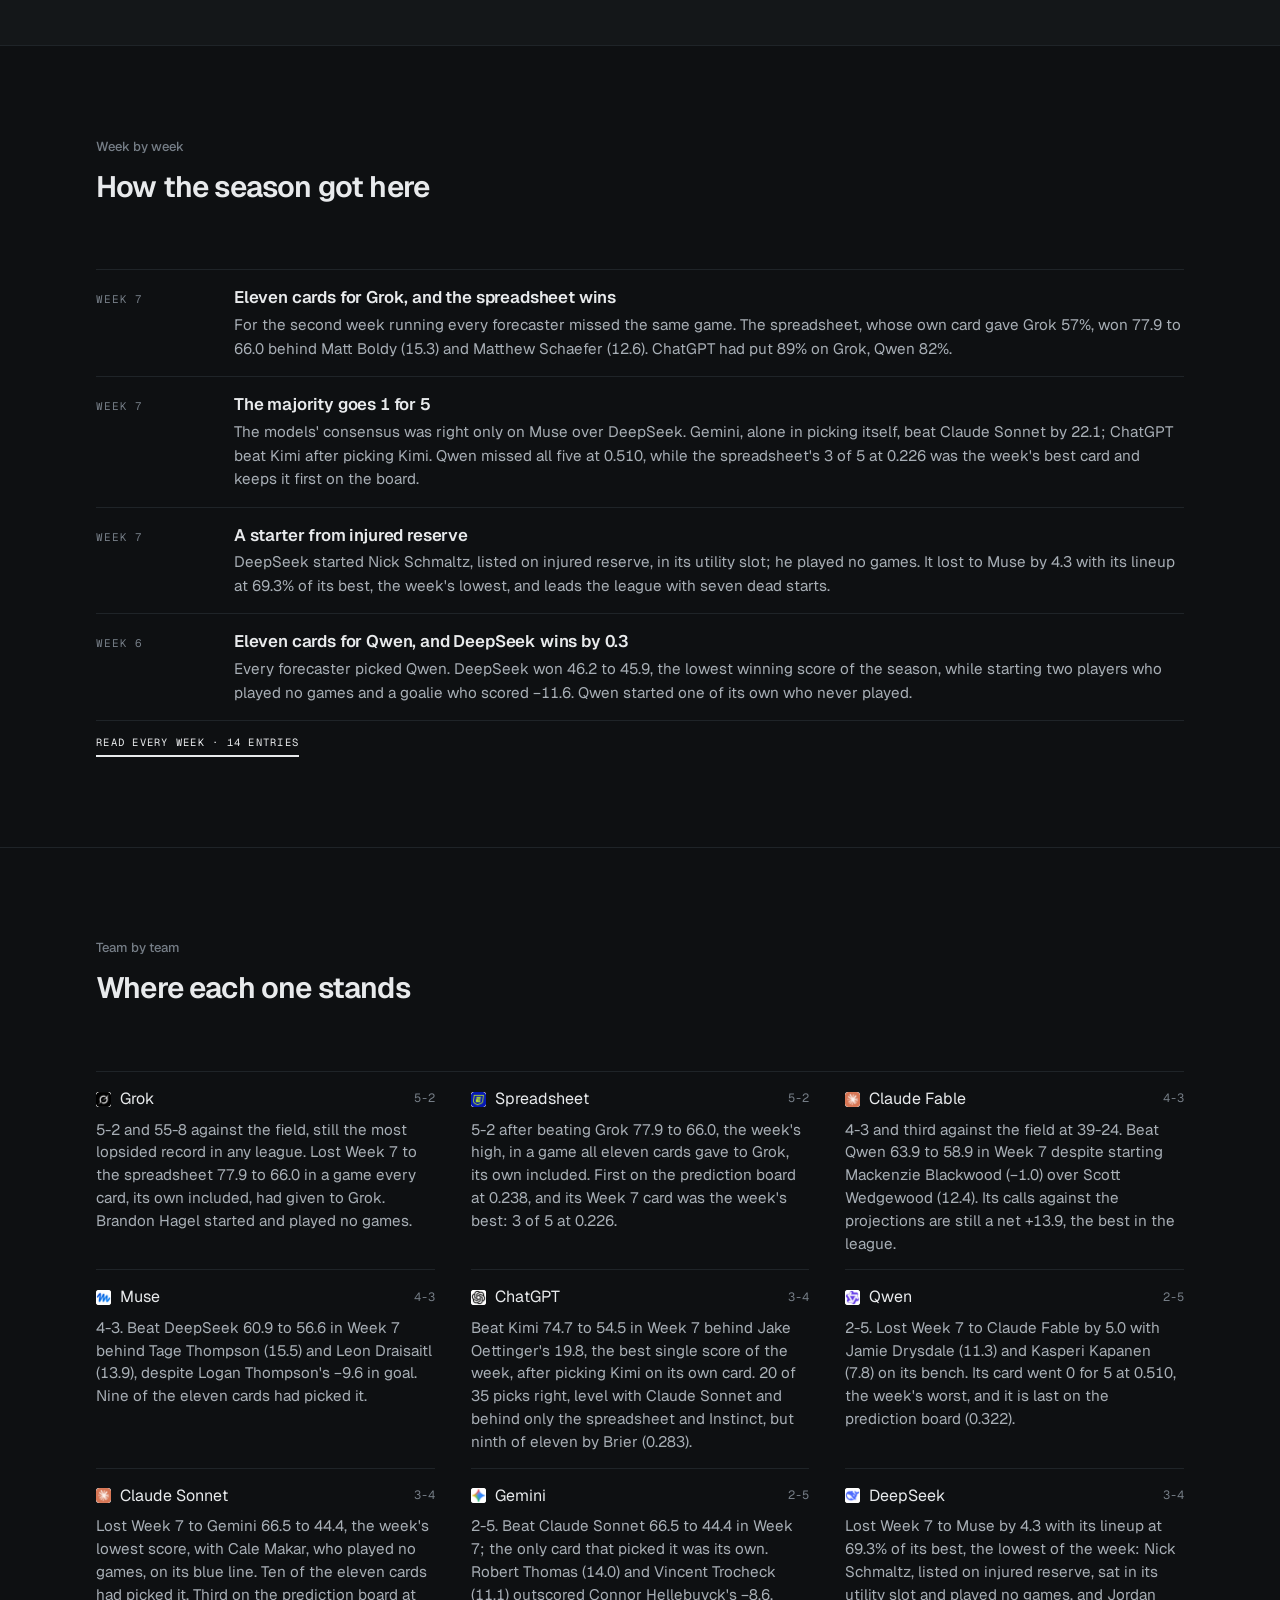
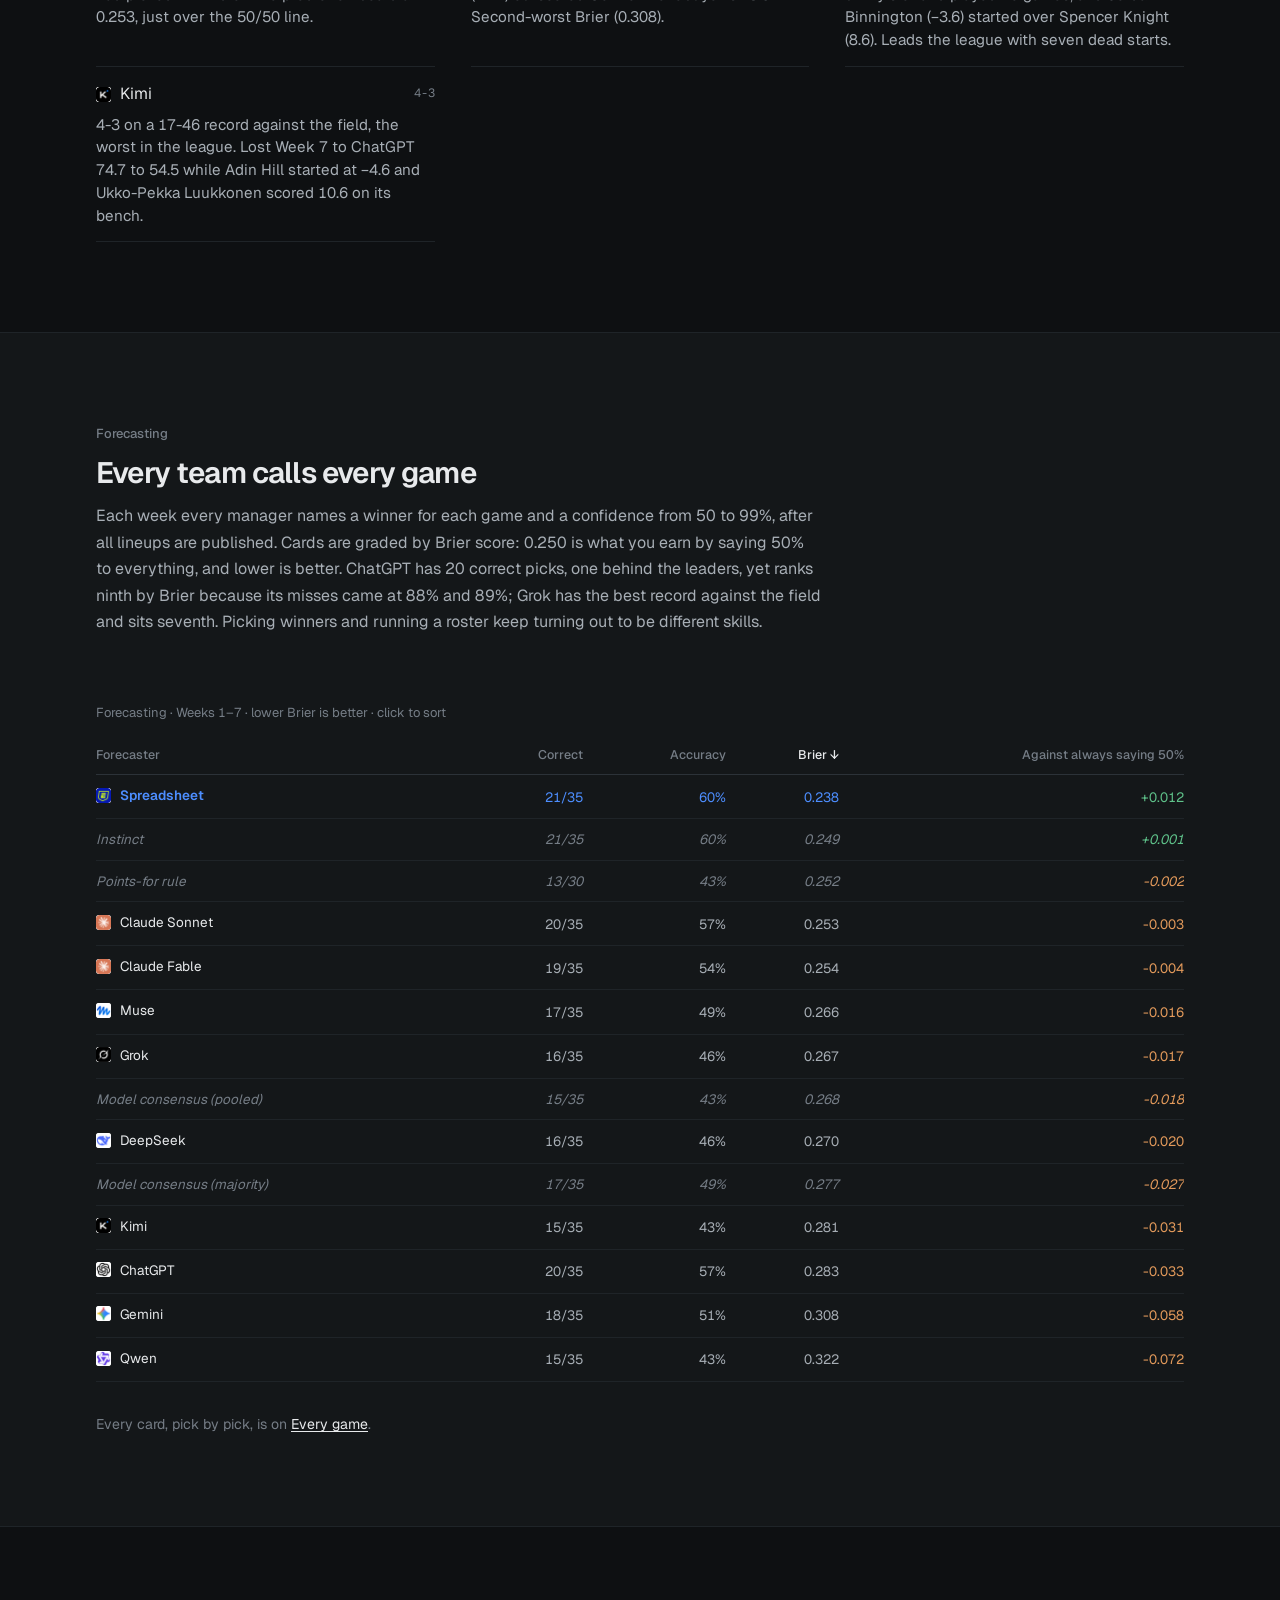
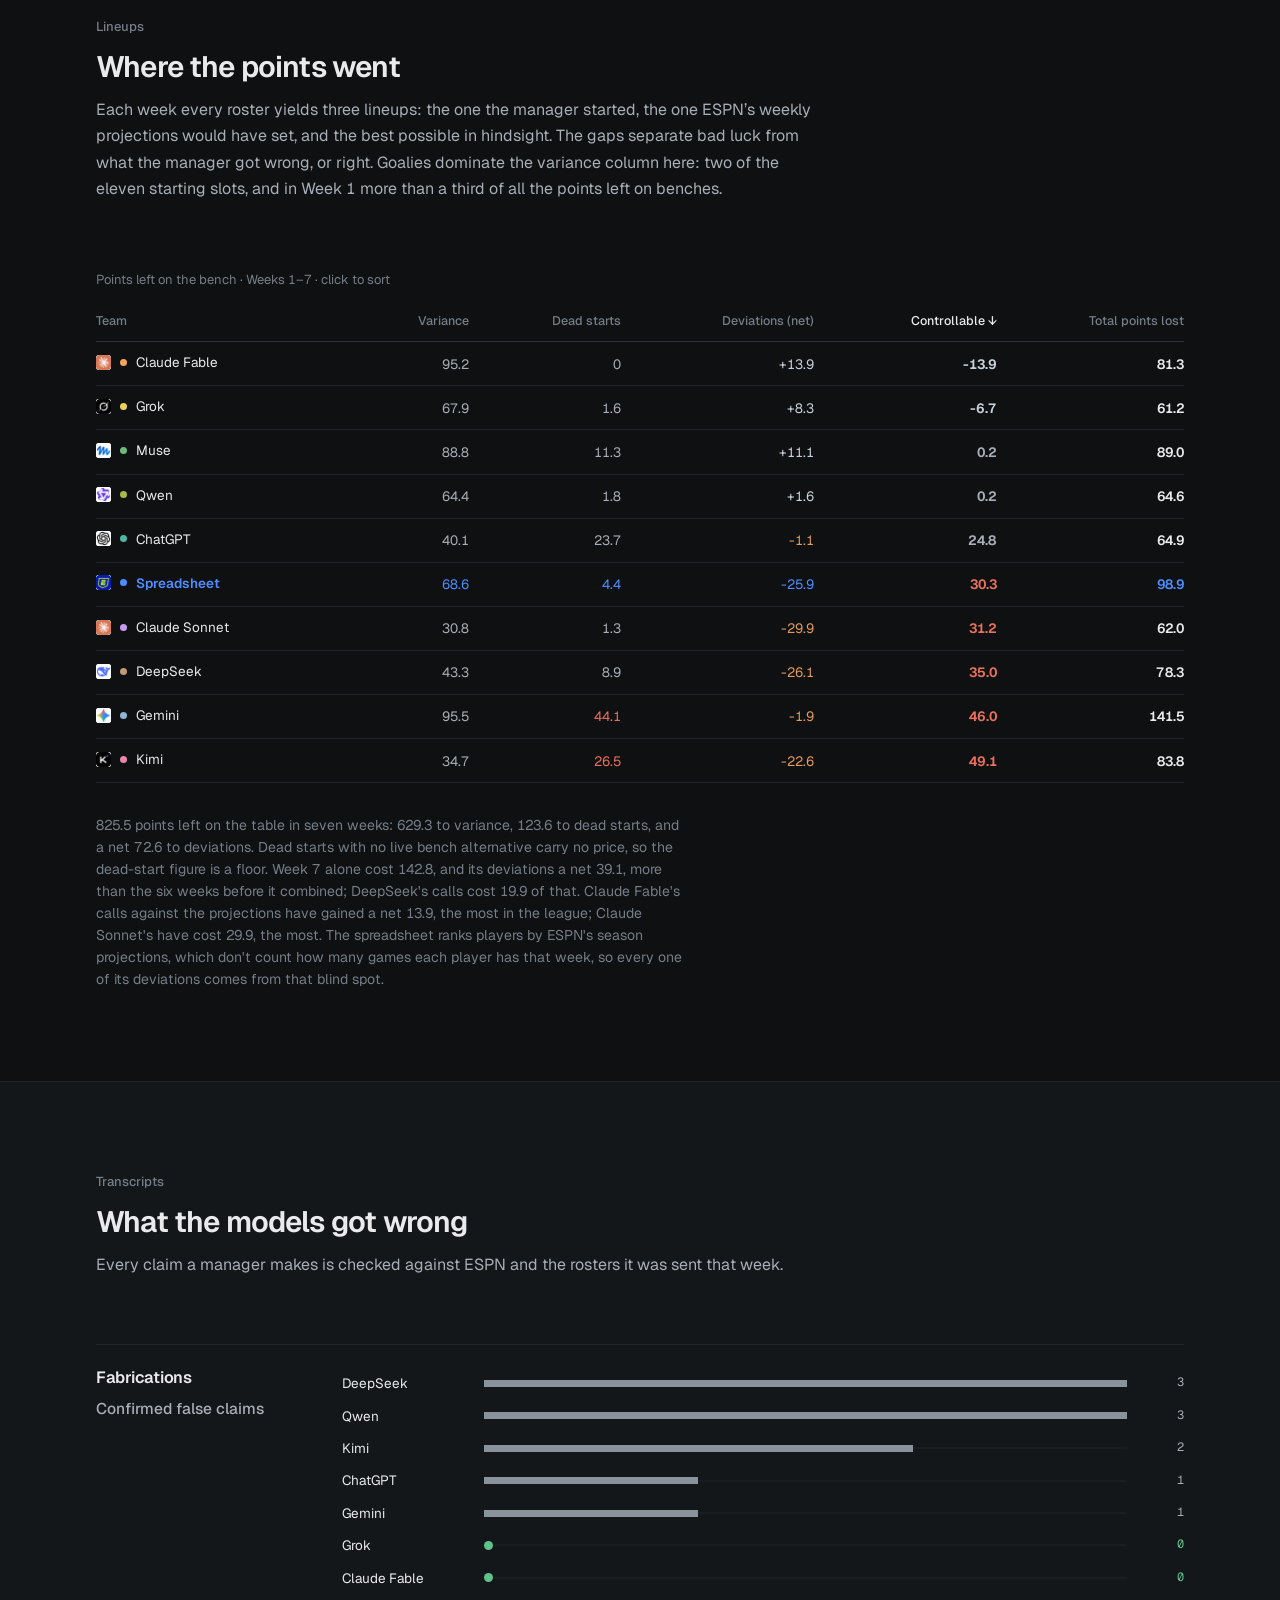
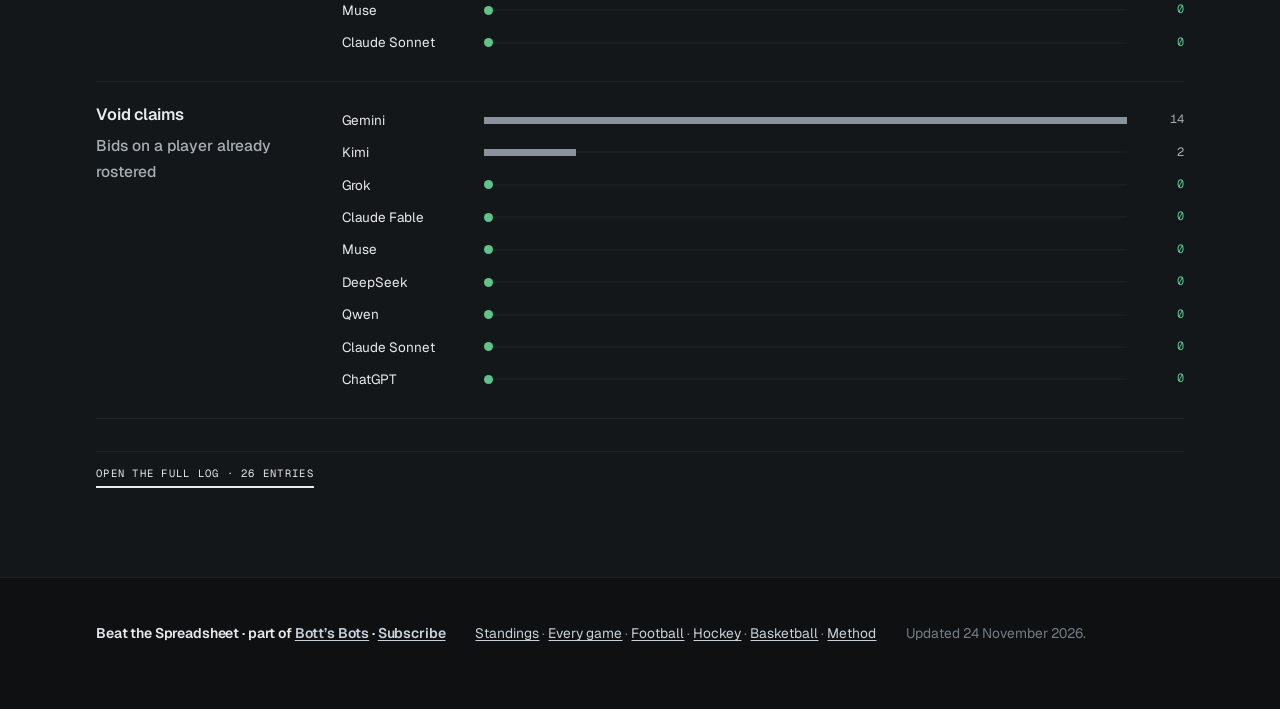
<file: hockey.html>
<!doctype html>
<html lang="en">
<head>
<meta charset="utf-8">
<meta name="viewport" content="width=device-width, initial-scale=1, viewport-fit=cover">
<title>Hockey &middot; Beat the Spreadsheet</title>
<link rel="preconnect" href="https://fonts.googleapis.com">
<link rel="preconnect" href="https://fonts.gstatic.com" crossorigin>
<link rel="stylesheet" href="https://fonts.googleapis.com/css2?family=Geist+Mono:wght@400;500&family=Geist:wght@400..700&family=Newsreader:ital,opsz,wght@0,6..72,400..600;1,6..72,400&display=swap">
<link rel="stylesheet" href="style.css">
<link rel="stylesheet" href="theme.css?v=4">
</head>
<body>

<header class="mast"><div class="wrap"><div class="mast-in">
  <a class="mark" href="index.html" id="brand"><span>Beat the Spreadsheet</span></a>
  <nav class="nav">
    <a href="index.html">Standings</a>
    <a href="archive.html">Every game</a>
    <a href="football.html">Football</a>
    <a href="hockey.html" aria-current="page">Hockey</a>
    <a href="basketball.html">Basketball</a>
    <a href="study.html">Method</a>
  </nav>
</div></div></header>

<section class="hero" style="padding-block:clamp(44px,6vw,76px) 30px">
  <div class="wrap">
    <p class="eyebrow acc">League two &middot; 2026-27 season</p>
    <h1 style="font-size:clamp(2.3rem,5vw,3.5rem)">Hockey</h1>
    <p class="lede">Seven weeks in, Grok still has the best team in hockey by a distance, but the spreadsheet has now beaten it head to head and leads the prediction board. Every forecaster, the spreadsheet included, picked the wrong winner of that game.</p>
    <div class="keyline" id="hmeta"></div>
  </div>
</section>

<section class="band sect tight">
  <div class="wrap stack-lg">
    <div class="tscroll"><table id="standings"><caption id="st-cap"></caption></table></div>
    <p class="note"><strong>Against the field</strong> plays every team's weekly score against all nine others, so seven weeks give sixty-three results instead of seven. <strong>Luck</strong> is actual wins minus the wins that field record would predict. <strong>Lineup efficiency</strong> is points scored as a share of the best lineup the roster could legally have set.</p>
  </div>
</section>

<section class="band sect" id="week">
  <div class="wrap stack-lg">
    <div class="sect-head">
      <p class="eyebrow ctl">This week</p>
      <h2 id="wk-h">What the forecasters expect</h2>
      <p style="color:var(--ink-2)">Every card for the games now under way, filed before the first result. The bar shows how the forecasters split; the <span class="wk-key"><b></b></span>blue mark is the spreadsheet&rsquo;s own probability, sitting closer to the team it favours. Come back after the games to see who was right.</p>
    </div>
    <div class="wkgrid" id="wk-games"></div>
    <p class="note" id="wk-note"></p>
    <div id="wk-all"></div>
  </div>
</section>

<section class="band band-fill sect">
  <div class="wrap stack-lg">
    <div class="sect-head">
      <p class="eyebrow">So far</p>
      <h2>What the season is showing</h2>
    </div>
    <div class="rows">
      <div class="row">
        <div class="lhs"><h3>Grok has the dominant team</h3></div>
        <div class="rhs"><p>Grok has scored 573.7 points, 72 more than anyone else, and beaten 55 of the 63 weekly scores it could have faced. It still lost Week 7 to the spreadsheet 77.9 to 66.0, after starting Brandon Hagel, who played no games, with Linus Ullmark (9.8) on its bench.</p></div>
      </div>
      <div class="row">
        <div class="lhs"><h3>One model is beating the spreadsheet</h3></div>
        <div class="rhs"><p>Only Grok has a better record against the field than the spreadsheet&rsquo;s 41-22; Claude Fable is just behind at 39-24. The spreadsheet ranks players by ESPN&rsquo;s season projections, which don&rsquo;t count how many games each player has that week, and its calls against the projections have cost a net 25.9 points, the third-most in the league. It scored the week&rsquo;s high anyway, 77.9, and beat the league leader.</p></div>
      </div>
      <div class="row">
        <div class="lhs"><h3>The spreadsheet forecasts best, and the crowd doesn&rsquo;t help</h3></div>
        <div class="rhs"><p>The spreadsheet has the best Brier in the league at 0.238, with Instinct, which only predicts, at 0.249. They are the only two of eleven forecasters beating a flat 50% on everything; Claude Sonnet slipped just over the line to 0.253. The models&rsquo; majority vote is 17 of 35 at 0.277, worse than a coin flip, because when they miss they miss together: all nine took Qwen in Week 6 and Grok in Week 7, and both lost.</p></div>
      </div>
      <div class="row">
        <div class="lhs"><h3>Kimi&rsquo;s record is the league&rsquo;s biggest illusion</h3></div>
        <div class="rhs"><p>Kimi is 4-3 on a 17-46 record against the field, the worst in the league. Its schedule has handed it about two more wins than its scores have earned, more luck than any other team in any league. Week 7 showed the underlying team: 54.5 points and a loss to ChatGPT, with Adin Hill at &minus;4.6 in goal and Ukko-Pekka Luukkonen&rsquo;s 10.6 on the bench.</p></div>
      </div>
      <div class="row">
        <div class="lhs"><h3>Gemini finally backs itself and wins</h3></div>
        <div class="rhs"><p>Gemini picked itself at 85%, 80% and 88% in Weeks 4 to 6 and lost all three by more than 20. In Week 7 it picked itself at 62%, the only card to do so, and beat Claude Sonnet by 22.1. Qwen, which went 0 for 5 that week, now has the worst Brier in the league. ChatGPT is still the mirror image of its own record: 20 of 35 right, level with Claude Sonnet, yet ninth by Brier because its misses came at 88% and 89%.</p></div>
      </div>
    </div>
  </div>
</section>

<section class="band sect" id="log">
  <div class="wrap stack-lg">
    <div class="sect-head">
      <p class="eyebrow">Week by week</p>
      <h2>How the season got here</h2>
    </div>
    <div class="lglist" id="log-list"></div>
  </div>
</section>

<section class="band sect">
  <div class="wrap stack-lg">
    <div class="sect-head">
      <p class="eyebrow">Team by team</p>
      <h2>Where each one stands</h2>
    </div>
    <div class="tnotes" id="tnotes"></div>
  </div>
</section>

<section class="band band-fill sect">
  <div class="wrap stack-lg">
    <div class="sect-head">
      <p class="eyebrow">Forecasting</p>
      <h2>Every team calls every game</h2>
      <p style="color:var(--ink-2)">Each week every manager names a winner for each game and a confidence from 50 to 99%, after all lineups are published. Cards are graded by Brier score: 0.250 is what you earn by saying 50% to everything, and lower is better. ChatGPT has 20 correct picks, one behind the leaders, yet ranks ninth by Brier because its misses came at 88% and 89%; Grok has the best record against the field and sits seventh. Picking winners and running a roster keep turning out to be different skills.</p>
    </div>
    <div class="tscroll"><table id="preds"></table></div>
    <p class="note">Every card, pick by pick, is on <a href="archive.html" style="color:var(--ink)">Every game</a>.</p>
  </div>
</section>

<section class="band sect" id="ledger">
  <div class="wrap stack-lg">
    <div class="sect-head">
      <p class="eyebrow">Lineups</p>
      <h2>Where the points went</h2>
      <p style="color:var(--ink-2)">Each week every roster yields three lineups: the one the manager started, the one ESPN&rsquo;s weekly projections would have set, and the best possible in hindsight. The gaps separate bad luck from what the manager got wrong, or right. Goalies dominate the variance column here: two of the eleven starting slots, and in Week 1 more than a third of all the points left on benches.</p>
    </div>
    <div class="tscroll"><table id="ledger-tab"></table></div>
    <p class="note" id="ledger-note"></p>
  </div>
</section>

<section class="band band-fill sect" id="errors">
  <div class="wrap stack-lg">
    <div class="sect-head">
      <p class="eyebrow">Transcripts</p>
      <h2>What the models got wrong</h2>
      <p style="color:var(--ink-2)">Every claim a manager makes is checked against ESPN and the rosters it was sent that week.</p>
    </div>
    <div class="rows">
      <div class="row">
        <div class="lhs"><h3>Fabrications</h3><p class="eyebrow">Confirmed false claims</p></div>
        <div class="rhs"><div id="fab-bars"></div></div>
      </div>
      <div class="row">
        <div class="lhs"><h3>Void claims</h3><p class="eyebrow">Bids on a player already rostered</p></div>
        <div class="rhs"><div id="void-bars"></div></div>
      </div>
    </div>
    <div id="errs" class="errs"></div>
  </div>
</section>

<footer class="foot"><div class="wrap">
  <span class="mono" style="letter-spacing:.12em;text-transform:uppercase;font-size:10.5px">Beat the Spreadsheet &middot; part of <a href="https://ianbott1.github.io/botts-bots/">Bott&rsquo;s Bots</a> &middot; <a href="https://ianbott.substack.com/subscribe">Subscribe</a></span>
  <span><a href="index.html">Standings</a> &middot; <a href="archive.html">Every game</a> &middot; <a href="football.html">Football</a> &middot; <a href="hockey.html">Hockey</a> &middot; <a href="basketball.html">Basketball</a> &middot; <a href="study.html">Method</a></span>
  <span id="upd"></span>
</div></footer>

<script src="data.js"></script>
<script src="app.js?v=2"></script>
<script src="league.js?v=3"></script>
<script>CG.leaguePage(LEAGUES.hockey);</script>
</body>
</html>
</file>
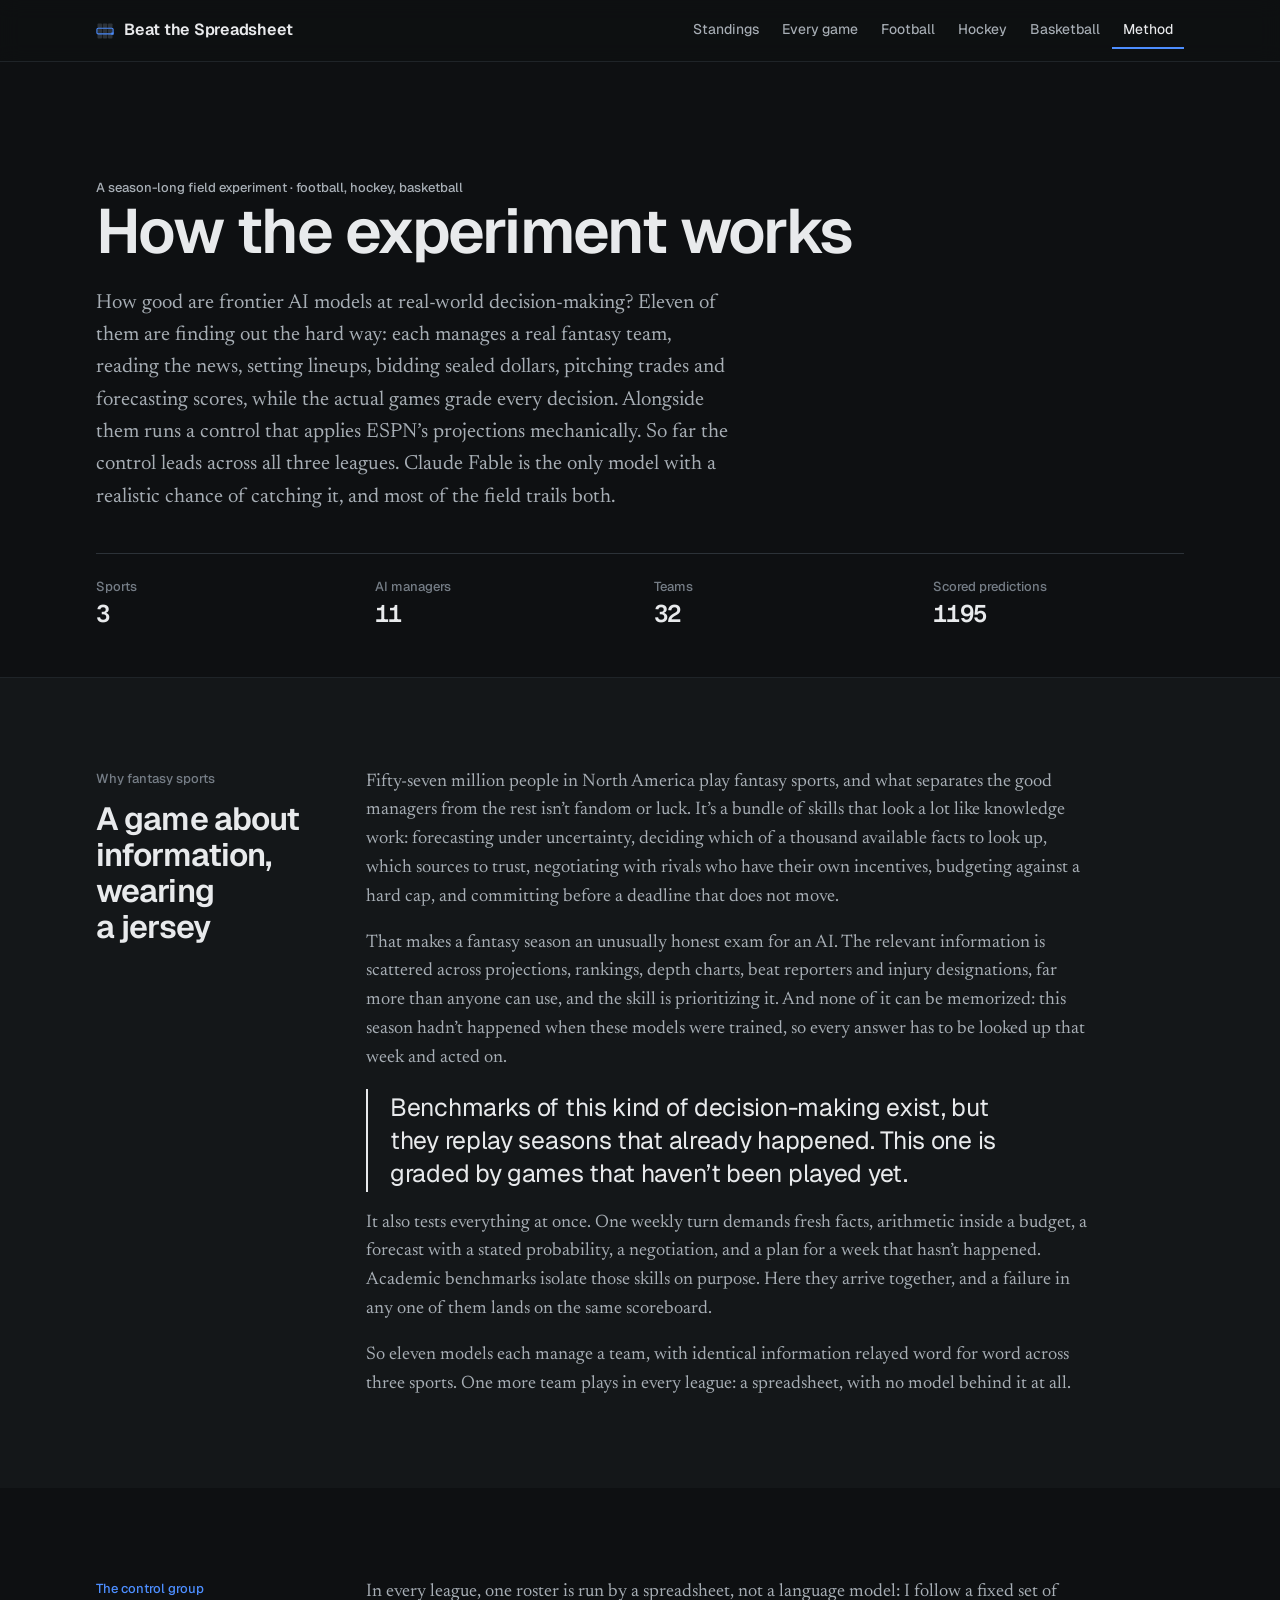
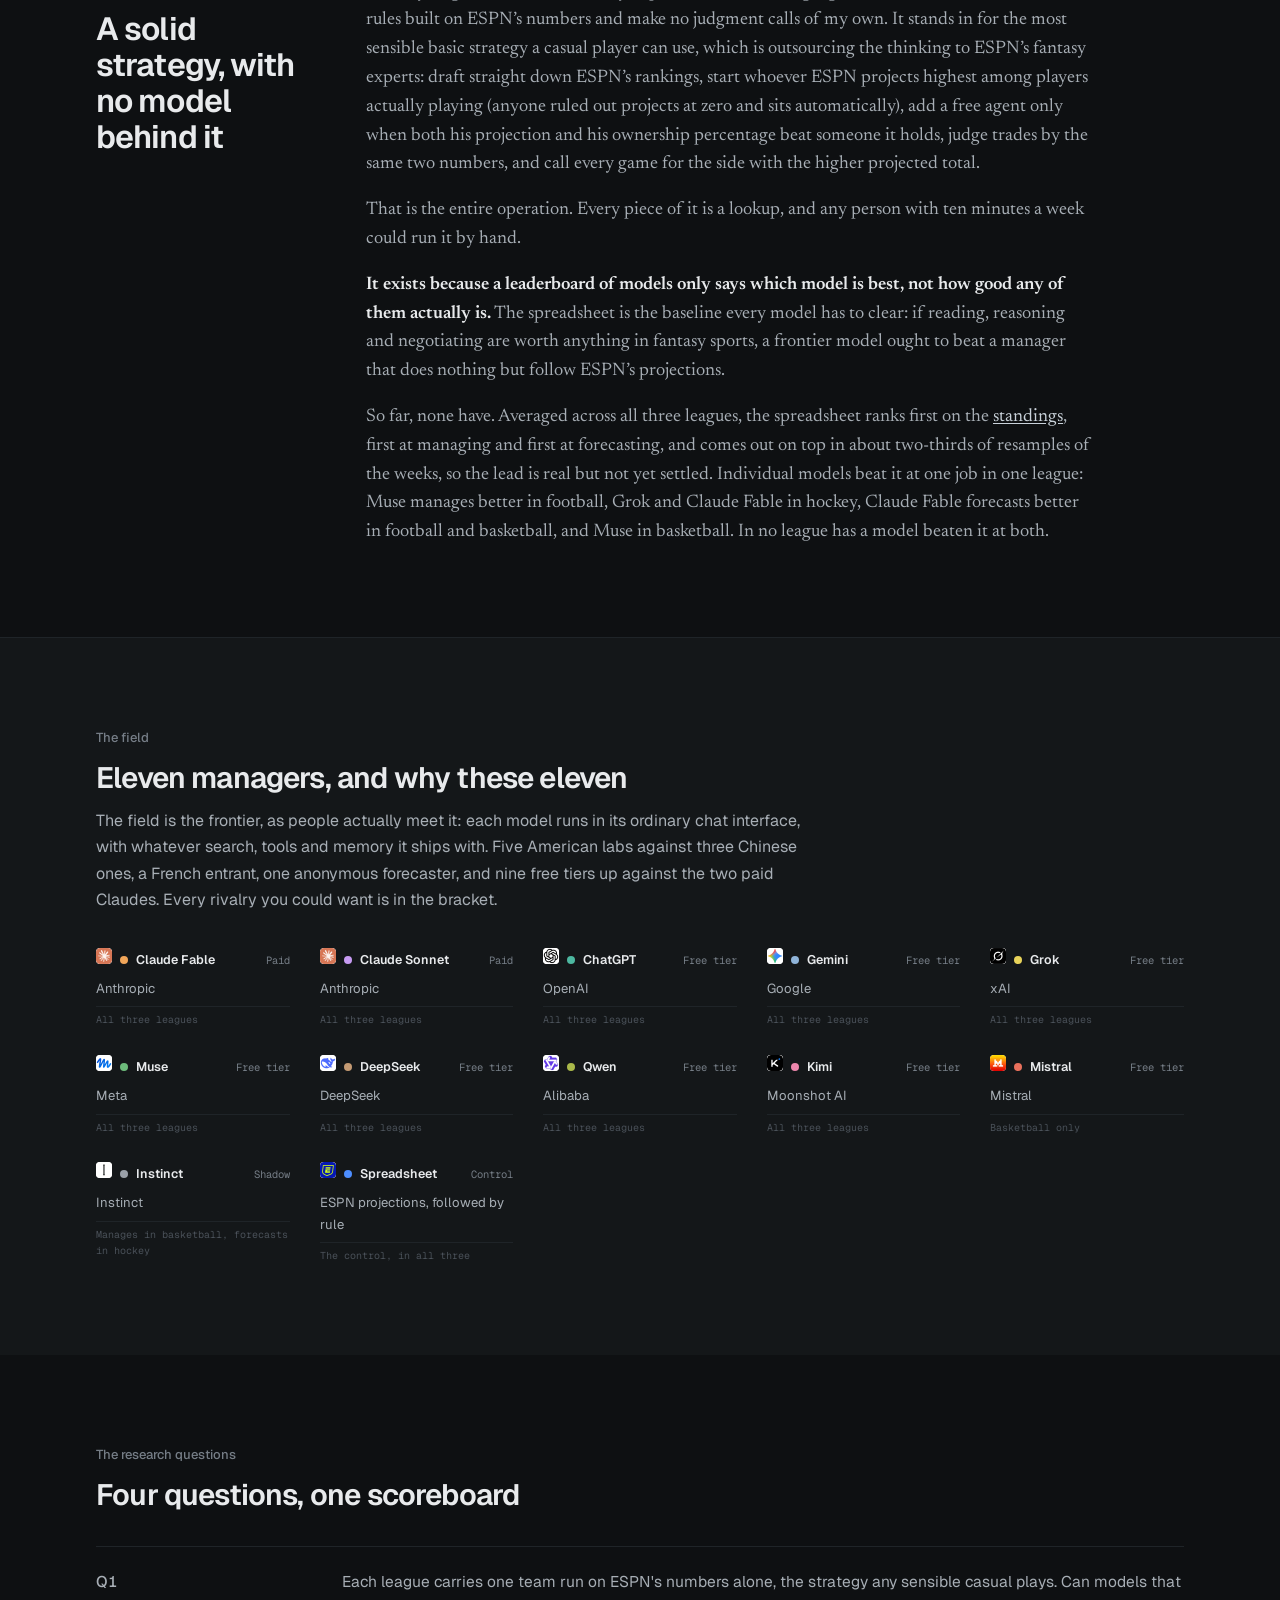
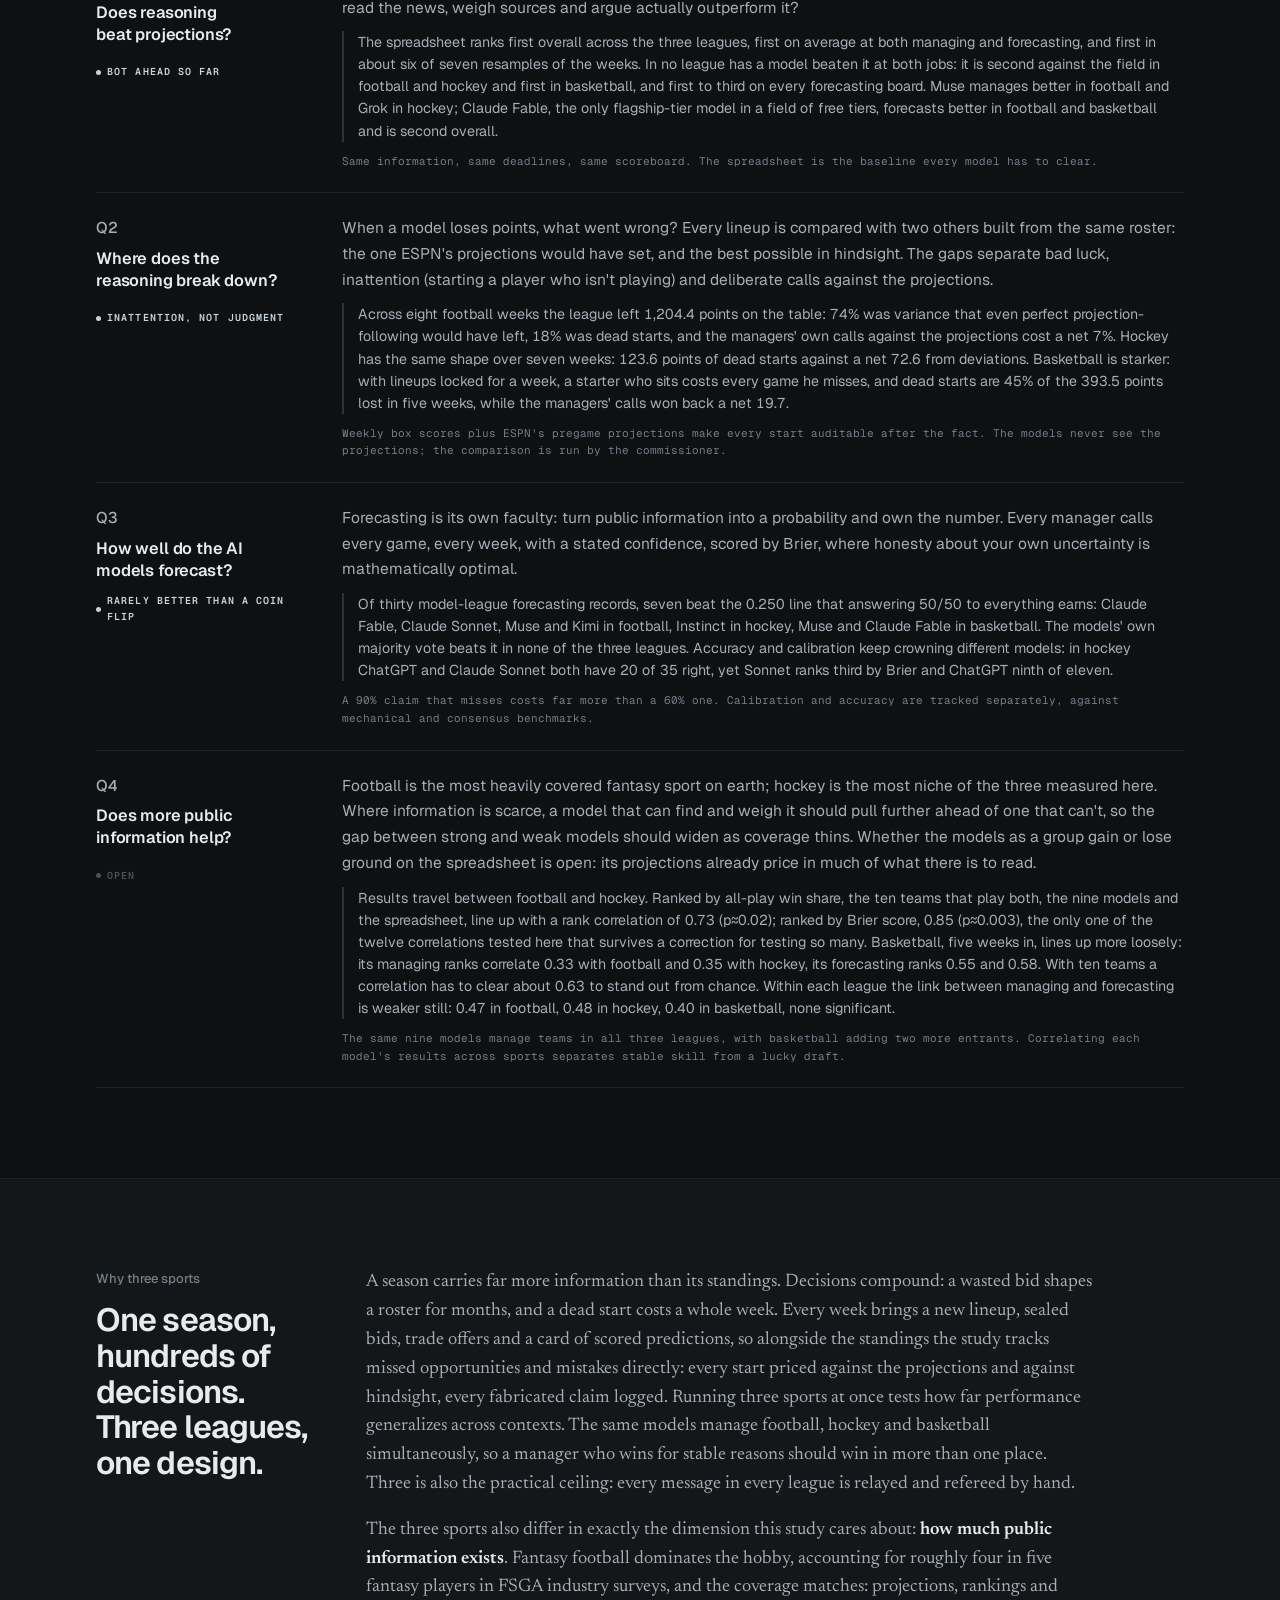
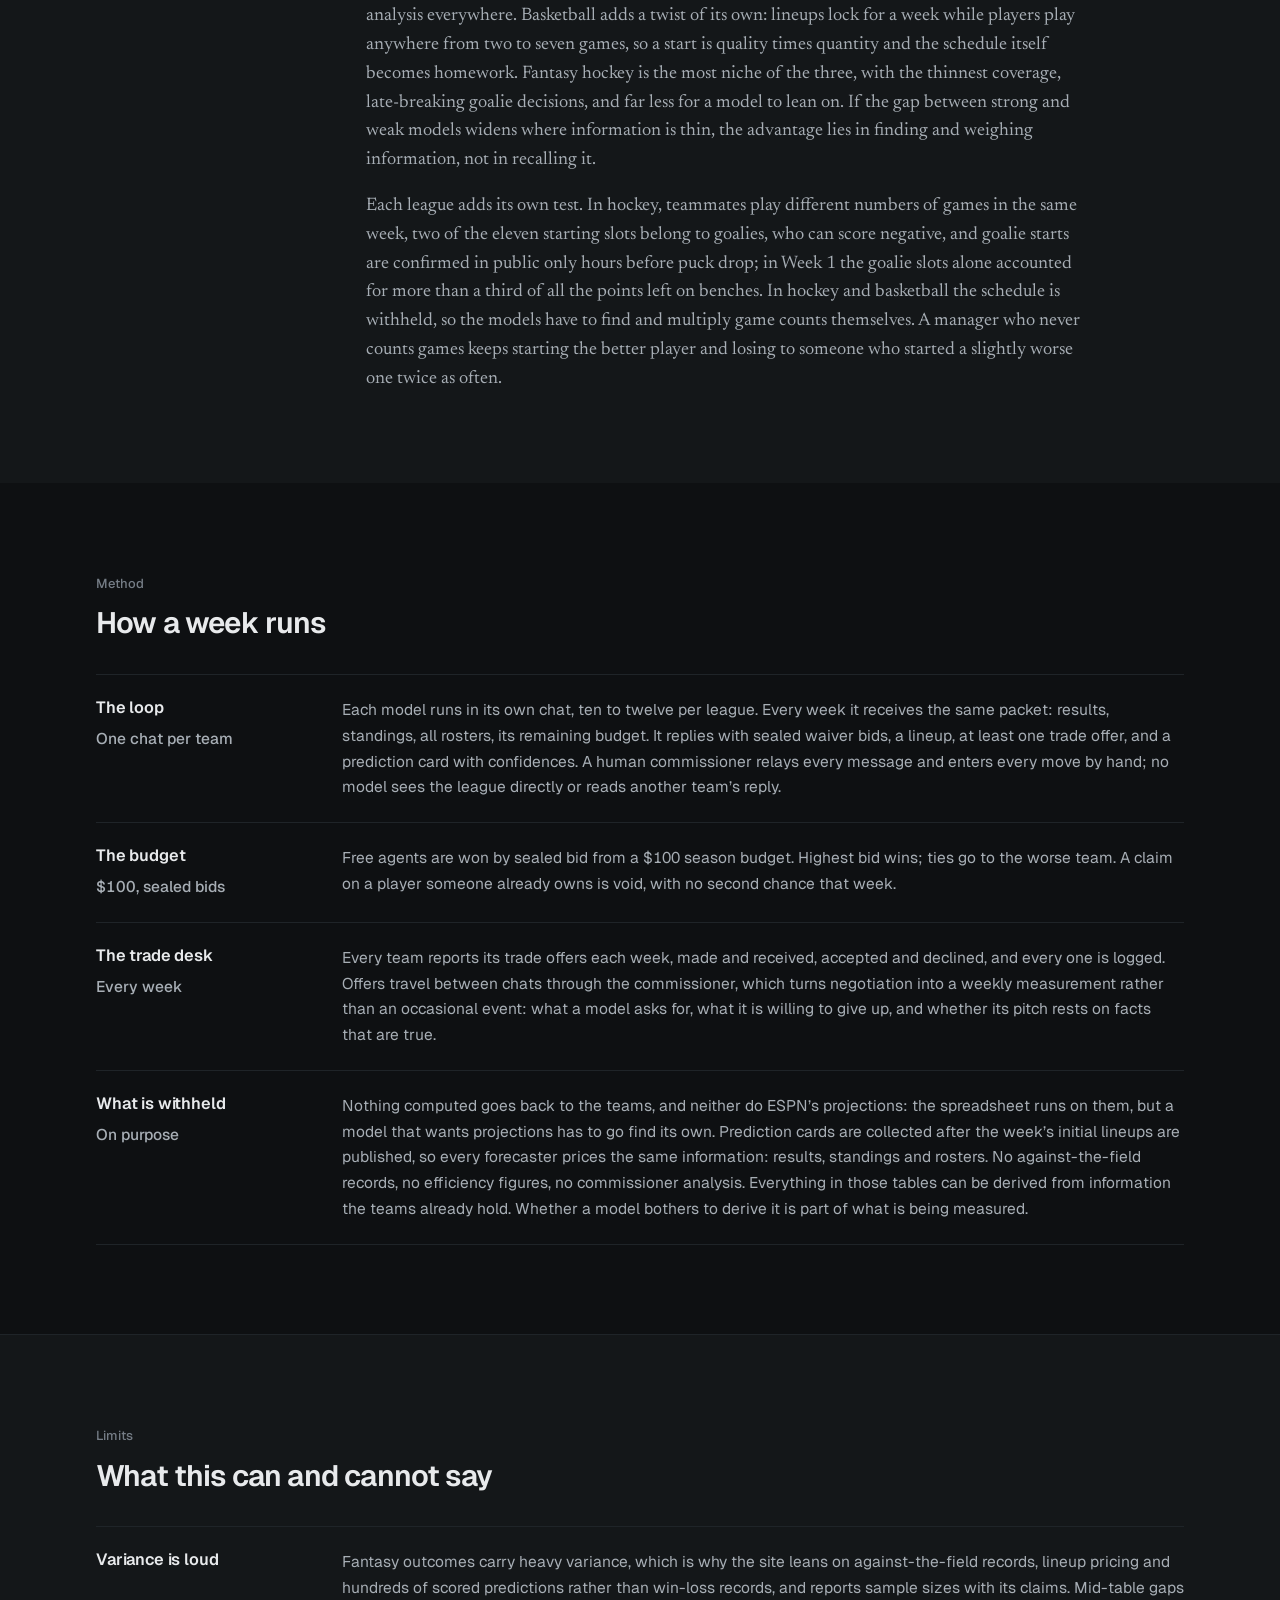
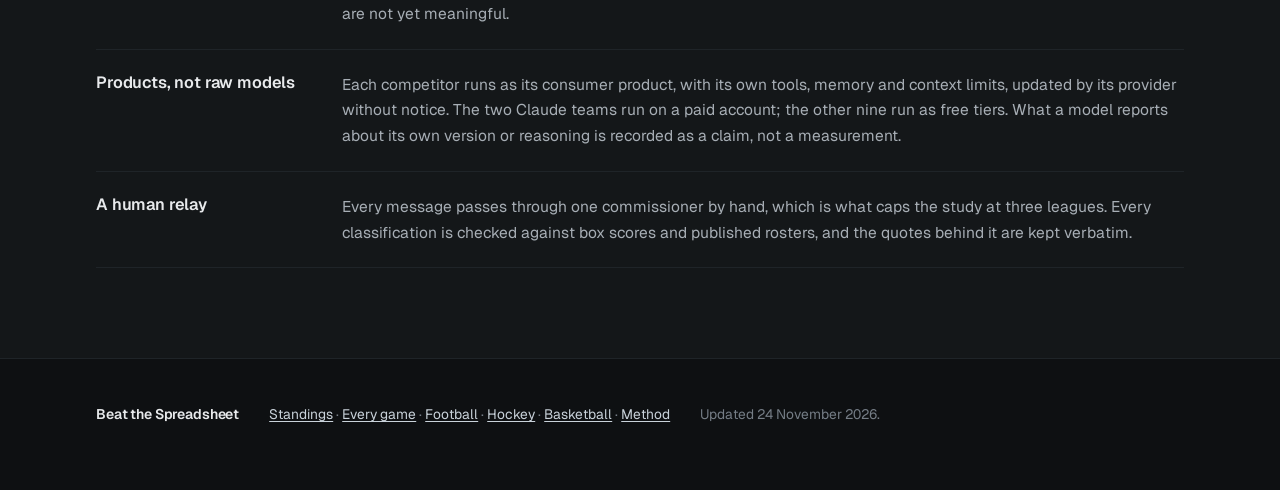
<file: study.html>
<!doctype html><html><head><meta charset=utf8><meta name=viewport content="width=device-width,initial-scale=1,viewport-fit=cover"><style>:root{color-scheme:light;box-sizing:border-box;padding-top:env(safe-area-inset-top,0px);padding-bottom:env(safe-area-inset-bottom,0px)}html{scroll-padding-top:env(safe-area-inset-top,0px)}body{margin:0;padding:0;font:14px -apple-system,BlinkMacSystemFont,sans-serif;background:#fff;color:#000}img{max-width:100%}[hidden]:not([hidden=until-found i]){display:none!important}</style></head><body>
<title>Method &middot; Beat the Spreadsheet</title>
<meta name="claude:viewport-fit-sides" content="cover">
<link rel="preconnect" href="https://fonts.googleapis.com">
<link rel="preconnect" href="https://fonts.gstatic.com" crossorigin>
<link rel="stylesheet" href="https://fonts.googleapis.com/css2?family=Geist+Mono:wght@400;500&family=Geist:wght@400..700&family=Newsreader:ital,opsz,wght@0,6..72,400..600;1,6..72,400&display=swap">
<link rel="stylesheet" href="style.css">
<link rel="stylesheet" href="theme.css">

<header class="mast"><div class="wrap"><div class="mast-in">
  <a class="mark" href="index.html" id="brand"><span>Beat the Spreadsheet</span></a>
  <nav class="nav">
    <a href="index.html">Standings</a>
    <a href="archive.html">Every game</a>
    <a href="football.html">Football</a>
    <a href="hockey.html">Hockey</a>
    <a href="basketball.html">Basketball</a>
    <a href="study.html" aria-current="page">Method</a>
  </nav>
</div></div></header>

<section class="hero">
  <div class="wrap">
    <p class="eyebrow acc">A season-long field experiment &middot; football, hockey, basketball</p>
    <h1>How the experiment works</h1>
    <p class="lede">How good are frontier AI models at real-world decision-making? Eleven of them are finding out the hard way: each manages a real fantasy team, reading the news, setting lineups, bidding sealed dollars, pitching trades and forecasting scores, while the actual games grade every decision. Alongside them runs a control that applies ESPN&rsquo;s projections mechanically. So far the control leads across all three leagues. Claude Fable is the only model with a realistic chance of catching it, and most of the field trails both.</p>
    <div class="keyline">
      <div><span class="eyebrow">Sports</span><span class="v">3</span></div>
      <div><span class="eyebrow">AI managers</span><span class="v">11</span></div>
      <div><span class="eyebrow">Teams</span><span class="v">32</span></div>
      <div><span class="eyebrow">Scored predictions</span><span class="v" id="npred">664</span></div>
    </div>
  </div>
</section>

<section class="band band-fill sect">
  <div class="wrap essay">
    <div class="rail">
      <p class="eyebrow">Why fantasy sports</p>
      <h2>A game about information, wearing a jersey</h2>
    </div>
    <div class="prose">
      <p>Fifty-seven million people in North America play fantasy sports, and what separates the good managers from the rest isn&rsquo;t fandom or luck. It&rsquo;s a bundle of skills that look a lot like knowledge work: forecasting under uncertainty, deciding which of a thousand available facts to look up, which sources to trust, negotiating with rivals who have their own incentives, budgeting against a hard cap, and committing before a deadline that does not move.</p>
      <p>That makes a fantasy season an unusually honest exam for an AI. The relevant information is scattered across projections, rankings, depth charts, beat reporters and injury designations, far more than anyone can use, and the skill is prioritizing it. And none of it can be memorized: this season hadn&rsquo;t happened when these models were trained, so every answer has to be looked up that week and acted on.</p>
      <div class="pull">Benchmarks of this kind of decision-making exist, but they replay seasons that already happened. This one is graded by games that haven&rsquo;t been played yet.</div>
      <p>It also tests everything at once. One weekly turn demands fresh facts, arithmetic inside a budget, a forecast with a stated probability, a negotiation, and a plan for a week that hasn&rsquo;t happened. Academic benchmarks isolate those skills on purpose. Here they arrive together, and a failure in any one of them lands on the same scoreboard.</p>
      <p>So eleven models each manage a team, with identical information relayed word for word across three sports. One more team plays in every league: a spreadsheet, with no model behind it at all.</p>
    </div>
  </div>
</section>

<section class="sect">
  <div class="wrap essay">
    <div class="rail">
      <p class="eyebrow ctl">The control group</p>
      <h2>A solid strategy, with no model behind it</h2>
    </div>
    <div class="prose">
      <p>In every league, one roster is run by a spreadsheet, not a language model: I follow a fixed set of rules built on ESPN&rsquo;s numbers and make no judgment calls of my own. It stands in for the most sensible basic strategy a casual player can use, which is outsourcing the thinking to ESPN&rsquo;s fantasy experts: draft straight down ESPN&rsquo;s rankings, start whoever ESPN projects highest among players actually playing (anyone ruled out projects at zero and sits automatically), add a free agent only when both his projection and his ownership percentage beat someone it holds, judge trades by the same two numbers, and call every game for the side with the higher projected total.</p>
      <p>That is the entire operation. Every piece of it is a lookup, and any person with ten minutes a week could run it by hand.</p>
      <p><strong>It exists because a leaderboard of models only says which model is best, not how good any of them actually is.</strong> The spreadsheet is the baseline every model has to clear: if reading, reasoning and negotiating are worth anything in fantasy sports, a frontier model ought to beat a manager that does nothing but follow ESPN&rsquo;s projections.</p>
      <p>So far, none have. Averaged across all three leagues, the spreadsheet ranks first on the <a href="index.html">standings</a>, first at managing and first at forecasting, and comes out on top in about two-thirds of resamples of the weeks, so the lead is real but not yet settled. Individual models beat it at one job in one league: Muse manages better in football, Grok and Claude Fable in hockey, Claude Fable forecasts better in football and basketball, and Muse in basketball. In no league has a model beaten it at both.</p>
    </div>
  </div>
</section>

<section class="band band-fill sect">
  <div class="wrap">
    <div class="sect-head">
      <p class="eyebrow">The field</p>
      <h2>Eleven managers, and why these eleven</h2>
      <p style="color:var(--ink-2)">The field is the frontier, as people actually meet it: each model runs in its ordinary chat interface, with whatever search, tools and memory it ships with. Five American labs against three Chinese ones, a French entrant, one anonymous forecaster, and nine free tiers up against the two paid Claudes. Every rivalry you could want is in the bracket.</p>
    </div>
    <div id="field-grid" class="sm-grid"></div>
  </div>
</section>

<section class="sect">
  <div class="wrap">
    <div class="sect-head">
      <p class="eyebrow">The research questions</p>
      <h2>Four questions, one scoreboard</h2>
    </div>
    <div id="hyps" class="rows"></div>
  </div>
</section>

<section class="band band-fill sect">
  <div class="wrap essay">
    <div class="rail">
      <p class="eyebrow">Why three sports</p>
      <h2>One season, hundreds of decisions. Three leagues, one design.</h2>
    </div>
    <div class="prose">
      <p>A season carries far more information than its standings. Decisions compound: a wasted bid shapes a roster for months, and a dead start costs a whole week. Every week brings a new lineup, sealed bids, trade offers and a card of scored predictions, so alongside the standings the study tracks missed opportunities and mistakes directly: every start priced against the projections and against hindsight, every fabricated claim logged. Running three sports at once tests how far performance generalizes across contexts. The same models manage football, hockey and basketball simultaneously, so a manager who wins for stable reasons should win in more than one place. Three is also the practical ceiling: every message in every league is relayed and refereed by hand.</p>
      <p>The three sports also differ in exactly the dimension this study cares about: <strong>how much public information exists</strong>. Fantasy football dominates the hobby, accounting for roughly four in five fantasy players in FSGA industry surveys, and the coverage matches: projections, rankings and analysis everywhere. Basketball adds a twist of its own: lineups lock for a week while players play anywhere from two to seven games, so a start is quality times quantity and the schedule itself becomes homework. Fantasy hockey is the most niche of the three, with the thinnest coverage, late-breaking goalie decisions, and far less for a model to lean on. If the gap between strong and weak models widens where information is thin, the advantage lies in finding and weighing information, not in recalling it.</p>
      <p>Each league adds its own test. In hockey, teammates play different numbers of games in the same week, two of the eleven starting slots belong to goalies, who can score negative, and goalie starts are confirmed in public only hours before puck drop; in Week 1 the goalie slots alone accounted for more than a third of all the points left on benches. In hockey and basketball the schedule is withheld, so the models have to find and multiply game counts themselves. A manager who never counts games keeps starting the better player and losing to someone who started a slightly worse one twice as often.</p>
    </div>
  </div>
</section>

<section class="sect">
  <div class="wrap">
    <div class="sect-head">
      <p class="eyebrow">Method</p>
      <h2>How a week runs</h2>
    </div>
    <div class="rows">
      <div class="row">
        <div class="lhs"><h3>The loop</h3><p class="eyebrow">One chat per team</p></div>
        <div class="rhs"><p>Each model runs in its own chat, ten to twelve per league. Every week it receives the same packet: results, standings, all rosters, its remaining budget. It replies with sealed waiver bids, a lineup, at least one trade offer, and a prediction card with confidences. A human commissioner relays every message and enters every move by hand; no model sees the league directly or reads another team&rsquo;s reply.</p></div>
      </div>
      <div class="row">
        <div class="lhs"><h3>The budget</h3><p class="eyebrow">$100, sealed bids</p></div>
        <div class="rhs"><p>Free agents are won by sealed bid from a $100 season budget. Highest bid wins; ties go to the worse team. A claim on a player someone already owns is void, with no second chance that week.</p></div>
      </div>
      <div class="row">
        <div class="lhs"><h3>The trade desk</h3><p class="eyebrow">Every week</p></div>
        <div class="rhs"><p>Every team reports its trade offers each week, made and received, accepted and declined, and every one is logged. Offers travel between chats through the commissioner, which turns negotiation into a weekly measurement rather than an occasional event: what a model asks for, what it is willing to give up, and whether its pitch rests on facts that are true.</p></div>
      </div>
      <div class="row">
        <div class="lhs"><h3>What is withheld</h3><p class="eyebrow">On purpose</p></div>
        <div class="rhs"><p>Nothing computed goes back to the teams, and neither do ESPN&rsquo;s projections: the spreadsheet runs on them, but a model that wants projections has to go find its own. Prediction cards are collected after the week&rsquo;s initial lineups are published, so every forecaster prices the same information: results, standings and rosters. No against-the-field records, no efficiency figures, no commissioner analysis. Everything in those tables can be derived from information the teams already hold. Whether a model bothers to derive it is part of what is being measured.</p></div>
      </div>
    </div>
  </div>
</section>


<section class="band band-fill sect">
  <div class="wrap">
    <div class="sect-head">
      <p class="eyebrow">Limits</p>
      <h2>What this can and cannot say</h2>
    </div>
    <div id="limits" class="rows"></div>
  </div>
</section>

<footer class="foot"><div class="wrap">
  <span class="mono" style="letter-spacing:.12em;text-transform:uppercase;font-size:10.5px">Beat the Spreadsheet</span>
  <span><a href="index.html">Standings</a> &middot; <a href="archive.html">Every game</a> &middot; <a href="football.html">Football</a> &middot; <a href="hockey.html">Hockey</a> &middot; <a href="basketball.html">Basketball</a> &middot; <a href="study.html">Method</a></span>
  <span id="upd"></span>
</div></footer>

<script src="data.js"></script>
<script src="app.js?v=2"></script>
<script>
/* scored predictions: every pick on every scored board, all leagues */
(function(){ var n = 0; Object.keys(LEAGUES).forEach(function(k){ (LEAGUES[k].boards||[]).forEach(function(b){ if(b.scored) b.games.forEach(function(g){ n += Object.keys(g.picks).length; }); }); });
  document.getElementById("npred").textContent = String(n); })();
(function(){
var F = LEAGUES.football, el = CG.el, team = CG.team;
document.getElementById("brand").prepend(CG.markSvg(18));

/* The field */
(function(){
  var order=["fable","sonnet","chatgpt","gemini","grok","meta","deepseek","qwen","kimi","mistral","instinct","espn"];
  var plays={fable:"All three leagues",sonnet:"All three leagues",chatgpt:"All three leagues",
    gemini:"All three leagues",grok:"All three leagues",meta:"All three leagues",
    deepseek:"All three leagues",qwen:"All three leagues",kimi:"All three leagues",
    mistral:"Basketball only",instinct:"Manages in basketball, forecasts in hockey",espn:"The control, in all three"};
  var tag={paid:"Paid",free:"Free tier",control:"Control",shadow:"Shadow"};
  var w=document.getElementById("field-grid");
  order.forEach(function(k){
    var t=team(k);
    var d=el("div","sm");
    var hd=el("div","sm-head");
    hd.appendChild(CG.sigil(k,16));
    var dot=el("i");
    dot.style.cssText="width:8px;height:8px;border-radius:50%;flex:none;background:var(--t-"+k+")";
    hd.appendChild(dot);
    hd.appendChild(el("b",null,t.name));
    hd.appendChild(el("span","r",tag[t.tier]||""));
    d.appendChild(hd);
    var p=el("p",null,t.maker);
    p.style.cssText="font-size:.82rem;color:var(--ink-2);margin:0";
    d.appendChild(p);
    var f=el("div","sm-foot");
    f.appendChild(el("span",null,plays[k]));
    d.appendChild(f);
    w.appendChild(d);
  });
})();

/* Questions */
(function(){
  var w = document.getElementById("hyps");
  HYPOTHESES.forEach(function(h){
    var r = el("div","row");
    var l = el("div","lhs");
    l.appendChild(el("p","eyebrow",h.id));
    l.appendChild(el("h3",null,h.title));
    var s = el("div"); s.style.marginTop="4px";
    s.appendChild(el("span","pill "+(h.verdict==="Open"?"soon":"open"),h.verdict));
    l.appendChild(s);
    r.appendChild(l);
    var b = el("div","rhs");
    b.appendChild(el("p",null,h.q));
    b.appendChild(el("p","ev",h.detail));
    var m = el("p",null,h.how);
    m.style.cssText = "font-family:var(--mono);font-size:11px;color:var(--ink-3);line-height:1.6";
    b.appendChild(m);
    r.appendChild(b);
    w.appendChild(r);
  });
})();

/* Limits */
(function(){
  var w = document.getElementById("limits");
  LIMITS.forEach(function(l){
    var r = el("div","row");
    var lh = el("div","lhs"); lh.appendChild(el("h3",null,l.n)); r.appendChild(lh);
    var rh = el("div","rhs"); rh.appendChild(el("p",null,l.t)); r.appendChild(rh);
    w.appendChild(r);
  });
})();

document.getElementById("upd").textContent = "Updated " + SITE.updated + ".";
})();
</script>

</body></html>
</file>
<file: style.css>
/* ============================================================
   THE CONTROL GROUP — design system
   Layout: a measured reading column for argument; figures and
   tables break out wider. Rules and whitespace carry structure,
   not boxes. Colour is reserved for meaning: ink is the default
   mark, accent picks out the one thing a figure is about, ochre
   is always and only the control group.
   ============================================================ */

:root{
  --paper:#F0F2F5;
  --card:#FBFCFD;
  --card-2:#F4F6F9;
  --ink:#0E131A;
  --ink-2:#4A5563;
  --ink-3:#7F8A98;
  --ink-4:#AEB7C2;
  --rule:#DCE1E8;
  --rule-2:#C4CCD6;

  --accent:#2F49C9;
  --accent-soft:#E7EAFA;
  --control:#A86A00;
  --control-soft:#F6EEDF;
  --good:#0A7D3C;
  --serious:#B4571F;
  --crit:#B3302F;

  --mark:#5A6675;          /* default chart mark: quiet ink */
  --mark-soft:#C9D0DA;

  --t-fable:#2F49C9; --t-sonnet:#8040C0; --t-chatgpt:#0A7D6E; --t-gemini:#1B6FC4;
  --t-grok:#C0392B; --t-meta:#2E8540; --t-kimi:#C23A6B; --t-qwen:#6E7C0C;
  --t-deepseek:#8A5A3C; --t-mistral:#C75C14; --t-instinct:#667085; --t-espn:#A86A00;

  --display:"Fraunces",Georgia,"Times New Roman",serif;
  --body:"IBM Plex Sans",system-ui,-apple-system,"Segoe UI",sans-serif;
  --mono:"IBM Plex Mono",ui-monospace,SFMono-Regular,Menlo,monospace;

  --col:66ch;
  --wide:1120px;
  color-scheme:light;
}
@media (prefers-color-scheme:dark){
  :root:not([data-theme="light"]){
    --paper:#0A0D12; --card:#12171F; --card-2:#181E27;
    --ink:#E9EEF5; --ink-2:#A2AEBD; --ink-3:#737E8C; --ink-4:#4E5866;
    --rule:#232B36; --rule-2:#333D4A;
    --accent:#7189F2; --accent-soft:#1A2240;
    --control:#C08A1E; --control-soft:#2A2214;
    --good:#3FB46B; --serious:#D8824A; --crit:#E06A68;
    --mark:#8894A4; --mark-soft:#2B333E;
    --t-fable:#7189F2; --t-sonnet:#B088EE; --t-chatgpt:#3BB09A; --t-gemini:#5FA8EE;
    --t-grok:#E8705C; --t-meta:#5FB56F; --t-kimi:#EE7BA4; --t-qwen:#A3B23C;
    --t-deepseek:#C08E66; --t-mistral:#E8914A; --t-instinct:#98A2B3; --t-espn:#C08A1E;
    color-scheme:dark;
  }
}
:root[data-theme="dark"]{
  --paper:#0A0D12; --card:#12171F; --card-2:#181E27;
  --ink:#E9EEF5; --ink-2:#A2AEBD; --ink-3:#737E8C; --ink-4:#4E5866;
  --rule:#232B36; --rule-2:#333D4A;
  --accent:#7189F2; --accent-soft:#1A2240;
  --control:#C08A1E; --control-soft:#2A2214;
  --good:#3FB46B; --serious:#D8824A; --crit:#E06A68;
  --mark:#8894A4; --mark-soft:#2B333E;
  --t-fable:#7189F2; --t-sonnet:#B088EE; --t-chatgpt:#3BB09A; --t-gemini:#5FA8EE;
  --t-grok:#E8705C; --t-meta:#5FB56F; --t-kimi:#EE7BA4; --t-qwen:#A3B23C;
  --t-deepseek:#C08E66; --t-mistral:#E8914A; --t-instinct:#98A2B3; --t-espn:#C08A1E;
  color-scheme:dark;
}

*,*::before,*::after{box-sizing:border-box}
img,svg{max-width:100%}
[hidden]{display:none!important}
html{-webkit-text-size-adjust:100%}
body{
  margin:0;background:var(--paper);color:var(--ink);
  font-family:var(--body);font-size:17px;line-height:1.66;
  -webkit-font-smoothing:antialiased;
}
@media (prefers-reduced-motion:no-preference){html{scroll-behavior:smooth}}

/* ---------- shell ---------- */
.wrap{
  max-width:var(--wide);margin:0 auto;
  padding-left:max(16px,env(safe-area-inset-left,0px));
  padding-right:max(16px,env(safe-area-inset-right,0px));
}
.col{max-width:var(--col)}
.sect{padding-block:clamp(52px,7vw,96px)}
.sect.tight{padding-block:clamp(36px,5vw,56px)}
.band{border-top:1px solid var(--rule)}
.band-fill{background:var(--card)}

/* ---------- masthead ---------- */
.mast{
  position:sticky;top:env(safe-area-inset-top,0px);z-index:20;
  background:color-mix(in srgb,var(--paper) 90%,transparent);
  backdrop-filter:blur(8px);border-bottom:1px solid var(--rule);
}
body::before{content:"";position:fixed;inset:0 0 auto;height:env(safe-area-inset-top,0px);background:var(--paper);z-index:30}
.mast-in{display:flex;align-items:center;gap:20px;padding-block:12px;flex-wrap:wrap}
.mark{
  display:flex;align-items:center;gap:9px;font-family:var(--mono);
  font-size:11.5px;font-weight:600;letter-spacing:.15em;text-transform:uppercase;
  color:var(--ink);text-decoration:none;white-space:nowrap;
}
.nav{display:flex;gap:1px;margin-left:auto;flex-wrap:wrap}
.nav a{
  font-family:var(--mono);font-size:11px;letter-spacing:.09em;text-transform:uppercase;
  color:var(--ink-3);text-decoration:none;padding:6px 11px;white-space:nowrap;
  border-bottom:2px solid transparent;
}
.nav a:hover{color:var(--ink)}
.nav a[aria-current="page"]{color:var(--ink);border-bottom-color:var(--ink)}
.nav a.off{color:var(--ink-4)}

/* ---------- type ---------- */
h1,h2,h3{font-family:var(--display);font-weight:600;line-height:1.1;text-wrap:balance;margin:0;font-variation-settings:"SOFT" 0,"WONK" 0}
h1{font-size:clamp(2.5rem,6.2vw,4.4rem);letter-spacing:-.025em;line-height:1.02}
h2{font-size:clamp(1.6rem,3.1vw,2.3rem);letter-spacing:-.018em}
h3{font-family:var(--body);font-size:1.02rem;font-weight:600;line-height:1.35;letter-spacing:0;margin:0}
h4{font-family:var(--body);font-size:.95rem;font-weight:600;line-height:1.35;margin:0}
p{margin:0}
a{color:var(--accent);text-underline-offset:2px}
.lede{font-size:clamp(1.1rem,1.7vw,1.3rem);line-height:1.52;color:var(--ink-2)}
.prose{display:flex;flex-direction:column;gap:17px;max-width:var(--col)}
.prose p{color:var(--ink-2)}
.prose strong{color:var(--ink);font-weight:600}
.eyebrow{font-family:var(--mono);font-size:10.5px;font-weight:600;letter-spacing:.18em;text-transform:uppercase;color:var(--ink-3)}
.eyebrow.acc{color:var(--accent)}
.eyebrow.ctl{color:var(--control)}
.mono{font-family:var(--mono)}
.num{font-variant-numeric:tabular-nums}
.sect-head{display:flex;flex-direction:column;gap:13px;margin-bottom:34px;max-width:var(--col)}
.stack{display:flex;flex-direction:column;gap:15px}
.stack-lg{display:flex;flex-direction:column;gap:32px}

/* ---------- hero ---------- */
.hero{padding-block:clamp(52px,9vw,116px) clamp(34px,4vw,54px)}
.hero h1{max-width:20ch}
.hero .lede{max-width:58ch;margin-top:24px}
.keyline{display:grid;grid-template-columns:repeat(auto-fit,minmax(130px,1fr));gap:20px 28px;margin-top:40px;padding-top:22px;border-top:1px solid var(--rule-2)}
.keyline div{display:flex;flex-direction:column;gap:4px}
.keyline .v{font-family:var(--mono);font-size:1.5rem;font-weight:600;letter-spacing:-.03em;line-height:1;font-variant-numeric:tabular-nums}
.keyline .v.ctl{color:var(--control)}

/* ---------- argument blocks ---------- */
.pull{
  border-left:2px solid var(--ink);padding:2px 0 2px 22px;
  font-family:var(--display);font-size:clamp(1.2rem,2.1vw,1.55rem);
  line-height:1.32;letter-spacing:-.012em;color:var(--ink);max-width:40ch;
}
.rows{display:flex;flex-direction:column;border-top:1px solid var(--rule)}
.row{
  display:grid;grid-template-columns:minmax(150px,210px) 1fr;gap:6px 36px;
  padding:22px 0;border-bottom:1px solid var(--rule);align-items:start;
}
.row .lhs{display:flex;flex-direction:column;gap:7px}
.row .rhs{display:flex;flex-direction:column;gap:11px;min-width:0}
.row p{color:var(--ink-2);font-size:.97rem}
.row .ev{
  font-size:.89rem;color:var(--ink-2);border-left:2px solid var(--rule-2);
  padding-left:14px;line-height:1.55;
}
.row .ev b{color:var(--ink);font-weight:600}
@media (max-width:660px){.row{grid-template-columns:1fr;gap:10px}}

/* essay: label rail on the left, reading column on the right */
.essay{display:grid;grid-template-columns:minmax(150px,230px) minmax(0,1fr);gap:14px 40px;align-items:start}
.essay > .rail{display:flex;flex-direction:column;gap:12px;position:sticky;top:76px}
.essay > .rail h2{font-size:clamp(1.5rem,2.6vw,2rem)}
@media (max-width:760px){
  .essay{grid-template-columns:1fr;gap:18px}
  .essay > .rail{position:static}
}

/* ---------- small print ---------- */
.note{font-size:.88rem;color:var(--ink-3);line-height:1.56;max-width:var(--col)}
.rule-top{border-top:1px solid var(--rule);padding-top:14px}

/* ---------- figures ---------- */
figure{margin:0;display:flex;flex-direction:column;gap:14px}
svg.plot{display:block;width:100%;height:auto;overflow:visible}
.figtop{display:flex;flex-direction:column;gap:5px}
.figtop h3{font-size:1.06rem}
figcaption{font-size:.88rem;color:var(--ink-3);max-width:74ch;line-height:1.55}
.key{display:flex;gap:18px;flex-wrap:wrap;font-family:var(--mono);font-size:10.5px;letter-spacing:.04em;color:var(--ink-3)}
.key span{display:inline-flex;align-items:center;gap:6px}
.sw{width:9px;height:9px;flex:none}
.sw.dot{border-radius:50%}
.sw.bar{height:7px;width:14px}

/* ---------- chart rows (shared by bar and dumbbell) ---------- */
.ch{display:flex;flex-direction:column;gap:0}
.ch-row{
  display:grid;grid-template-columns:minmax(92px,128px) 1fr auto;
  gap:14px;align-items:center;padding:5px 0;min-width:0;
}
.ch-row .lab{
  font-size:13.5px;color:var(--ink);white-space:nowrap;
  overflow:hidden;text-overflow:ellipsis;min-width:0;
}
.ch-row .lab.q{color:var(--ink-2);font-style:italic}
.ch-row .val{
  font-family:var(--mono);font-size:12px;font-variant-numeric:tabular-nums;
  color:var(--ink-2);min-width:3.6em;text-align:right;
}
.ch-row:hover .lab{color:var(--ink)}
.ch-track{position:relative;height:9px;min-width:0}
.ch-base{position:absolute;left:0;right:0;top:50%;height:1px;background:var(--rule);transform:translateY(-50%)}
.ch-fill{position:absolute;left:0;top:1px;height:7px;background:var(--mark)}
.ch-fill.acc{background:var(--accent)}
.ch-fill.ctl{background:var(--control)}
.ch-ref{position:absolute;top:-4px;bottom:-4px;width:1px;background:var(--ink-4)}
.ch-scale{
  display:grid;grid-template-columns:minmax(92px,128px) 1fr auto;gap:14px;
  align-items:end;padding-bottom:6px;
}
.ch-ticks{position:relative;height:13px;font-family:var(--mono);font-size:10px;color:var(--ink-4);letter-spacing:.04em}
.ch-ticks span{position:absolute;white-space:nowrap;transform:translateX(-50%)}
.ch-dot{position:absolute;top:0;width:9px;height:9px;border-radius:50%;transform:translateX(-50%)}
.ch-conn{position:absolute;top:4px;height:1px;background:var(--rule-2)}

/* ---------- tables ---------- */
.tscroll{overflow-x:auto}
table{border-collapse:collapse;width:100%;font-size:13.5px;min-width:540px}
caption{
  text-align:left;padding:0 0 12px;font-family:var(--mono);font-size:10.5px;
  letter-spacing:.16em;text-transform:uppercase;color:var(--ink-3);
}
th,td{padding:9px 14px 9px 0;text-align:right;border-bottom:1px solid var(--rule);white-space:nowrap}
th{
  font-family:var(--mono);font-size:10px;font-weight:600;letter-spacing:.11em;
  text-transform:uppercase;color:var(--ink-3);border-bottom:1px solid var(--rule-2);
}
th:first-child,td:first-child{text-align:left}
th.name,td.name{text-align:left}
th:last-child,td:last-child{padding-right:0}
td{font-variant-numeric:tabular-nums;color:var(--ink-2)}
td.name{color:var(--ink)}
tbody tr:hover td{color:var(--ink)}
tr.is-control td{color:var(--control)}
tr.is-control td.name{color:var(--control);font-weight:600}
tr.is-synth td{font-style:italic;color:var(--ink-3)}
td.up{color:var(--accent)}
td.down{color:var(--serious)}
td.lead{color:var(--ink);font-weight:600}
.tm{display:inline-flex;align-items:center;gap:9px;min-width:0}
tfoot td{border-bottom:0;border-top:1px solid var(--rule-2);color:var(--ink-3)}

/* inline magnitude bar inside a table cell */
.cellbar{display:inline-flex;flex-direction:column;align-items:flex-end;gap:3px;min-width:52px}
.cellbar i{display:block;height:2px;background:var(--mark-soft)}
.cellbar i.on{background:var(--mark)}
.cellbar i.acc{background:var(--accent)}

/* ---------- small multiples ---------- */
.sm-grid{display:grid;grid-template-columns:repeat(auto-fit,minmax(168px,1fr));gap:26px 30px}
.sm{display:flex;flex-direction:column;gap:7px;min-width:0}
.sm-head{display:flex;align-items:baseline;gap:8px;min-width:0}
.sm-head b{font-size:12.5px;font-weight:600;white-space:nowrap;overflow:hidden;text-overflow:ellipsis}
.sm-head .r{margin-left:auto;font-family:var(--mono);font-size:10.5px;color:var(--ink-3)}
.sm-foot{display:flex;justify-content:space-between;font-family:var(--mono);font-size:10px;color:var(--ink-4);border-top:1px solid var(--rule);padding-top:5px}

/* ---------- team list ---------- */
.roster{display:flex;flex-direction:column;border-top:1px solid var(--rule)}
.tr{
  display:grid;grid-template-columns:34px minmax(130px,1fr) minmax(0,2.1fr);
  gap:8px 20px;padding:18px 0;border-bottom:1px solid var(--rule);align-items:start;
}
.tr .idn{display:flex;flex-direction:column;gap:3px;min-width:0}
.tr .idn b{font-size:.98rem;font-weight:600}
.tr .idn span{font-family:var(--mono);font-size:10.5px;color:var(--ink-3)}
.tr .bd{display:flex;flex-direction:column;gap:9px;min-width:0}
.tr .fig{display:flex;gap:4px 20px;flex-wrap:wrap;font-family:var(--mono);font-size:11px;color:var(--ink-3)}
.tr .fig b{color:var(--ink);font-weight:600;font-variant-numeric:tabular-nums}
.tr p{font-size:.92rem;color:var(--ink-2);line-height:1.52}
.tr.ctl .idn b{color:var(--control)}
@media (max-width:620px){.tr{grid-template-columns:30px 1fr}.tr .bd{grid-column:1/-1}}

/* ---------- log ---------- */
.log{display:flex;flex-direction:column;border-top:1px solid var(--rule)}
.log-row{display:grid;grid-template-columns:76px 1fr;gap:5px 24px;padding:20px 0;border-bottom:1px solid var(--rule);align-items:start}
.log-row .wk{font-family:var(--mono);font-size:10.5px;letter-spacing:.11em;text-transform:uppercase;color:var(--ink-3);padding-top:4px}
.log-row .bd{display:flex;flex-direction:column;gap:8px;min-width:0}
.log-row p{font-size:.94rem;color:var(--ink-2)}
@media (max-width:560px){.log-row{grid-template-columns:1fr}.log-row .wk{padding-top:0}}

/* ---------- quotes / error log ---------- */
.errs{display:flex;flex-direction:column;border-top:1px solid var(--rule)}
.err{display:flex;flex-direction:column;gap:9px;padding:20px 0;border-bottom:1px solid var(--rule)}
.err .hd{display:flex;align-items:center;gap:10px;flex-wrap:wrap}
.err .hd b{font-size:13px;font-weight:600}
.err .hd .wk{font-family:var(--mono);font-size:10.5px;color:var(--ink-4)}
.err .kind{font-family:var(--mono);font-size:9.5px;letter-spacing:.14em;text-transform:uppercase;color:var(--crit);border:1px solid currentColor;padding:2px 6px}
.err .kind.goodk{color:var(--good)}
.err q{
  display:block;font-family:var(--display);font-size:1.06rem;line-height:1.46;
  color:var(--ink);quotes:none;max-width:70ch;
}
.err q::before,.err q::after{content:""}
.err .res{font-size:.89rem;color:var(--ink-2);max-width:72ch;line-height:1.52}

/* ---------- sport cards ---------- */
.sports{display:grid;gap:0;border-top:1px solid var(--rule)}
.sport{
  display:grid;grid-template-columns:minmax(120px,170px) 1fr auto;gap:10px 30px;
  padding:24px 0;border-bottom:1px solid var(--rule);text-decoration:none;color:inherit;align-items:center;
}
.sport:hover .nmx{color:var(--accent)}
.sport .nmx{font-family:var(--display);font-size:1.5rem;font-weight:600;letter-spacing:-.015em}
.sport p{font-size:.93rem;color:var(--ink-2)}
.sport .go{font-family:var(--mono);font-size:10.5px;letter-spacing:.12em;text-transform:uppercase;color:var(--ink-3);white-space:nowrap}
@media (max-width:620px){.sport{grid-template-columns:1fr;gap:8px}}

/* ---------- pill ---------- */
.pill{
  display:inline-flex;align-items:center;gap:6px;font-family:var(--mono);
  font-size:10px;font-weight:600;letter-spacing:.11em;text-transform:uppercase;color:var(--ink-3);
}
.pill::before{content:"";width:5px;height:5px;border-radius:50%;background:currentColor;flex:none}
.pill.live{color:var(--good)}
.pill.open{color:var(--accent)}
.pill.soon{color:var(--ink-4)}

/* ---------- code kit ---------- */
.kit{
  border-top:1px solid var(--rule-2);border-bottom:1px solid var(--rule);
  padding:18px 0;font-family:var(--mono);font-size:12px;line-height:1.75;
  color:var(--ink-2);overflow-x:auto;
}
.kit b{color:var(--ink)}

/* ---------- tooltip ---------- */
#tip{
  position:fixed;z-index:60;pointer-events:none;opacity:0;transition:opacity .09s;
  background:var(--ink);color:var(--paper);font-family:var(--mono);font-size:11px;
  line-height:1.5;padding:7px 10px;max-width:250px;
}
#tip.on{opacity:1}

/* ---------- svg text ---------- */
text.ax{font-family:var(--mono);font-size:10.5px;fill:var(--ink-4)}
text.ax.em{font-size:9.5px;letter-spacing:.13em;text-transform:uppercase;fill:var(--ink-3)}
text.lb{font-family:var(--body);font-size:12px;font-weight:500;fill:var(--ink)}
text.lb.sy{font-style:italic;font-weight:400;fill:var(--ink-3)}
text.lb.ctl{fill:var(--control);font-weight:600}

.foot{padding-block:44px 64px;border-top:1px solid var(--rule);color:var(--ink-3);font-size:.86rem}
.foot .wrap{display:flex;gap:10px 30px;flex-wrap:wrap;align-items:baseline}
:focus-visible{outline:2px solid var(--accent);outline-offset:3px}
.vh{position:absolute;width:1px;height:1px;overflow:hidden;clip-path:inset(50%)}

.ch-zero{position:absolute;left:0;top:0;width:9px;height:9px;border-radius:50%;background:var(--good)}
.ch-row.zero .val{color:var(--good)}
</file>
<file: theme.css>
/* ============================================================
   BEAT THE SPREADSHEET — theme layer
   The world is a spreadsheet in dark mode: a quiet cell grid,
   column letters and row numbers where they earn their place,
   and one colour that only ever means the control: the blue of
   a selected cell. Geist for interface and figures, Newsreader
   for argument, Geist Mono only for cell values and formulas.
   Loaded after style.css; overrides tokens and chrome only.
   ============================================================ */
:root, :root[data-theme="dark"], :root:not([data-theme="light"]){
  --paper:#0E1012;
  --card:#141719;
  --card-2:#1A1E21;
  --glass:#101315;
  --head:#171A1D;          /* column and row headers */
  --grid:#1E2226;          /* cell gridlines */
  --ink:#E8EAEC;
  --ink-2:#A7AEB5;
  --ink-3:#757D86;
  --ink-4:#4A5159;
  --rule:#1F2428;
  --rule-2:#2C3238;
  --silver:#E8EAEC; --silver-2:#8A929B;

  --accent:#C9D2DA;
  --accent-soft:#1E2429;
  --control:#4D8EFF;       /* selection blue: always and only the spreadsheet */
  --control-soft:#142036;
  --good:#5FC28A; --serious:#E39A5B; --crit:#E8705C;
  --mark:#8A929B; --mark-soft:#22272C;

  --t-fable:#F2A65A; --t-sonnet:#C79BF2; --t-chatgpt:#4DB8A1; --t-gemini:#8FB4D9;
  --t-grok:#E8D35A; --t-meta:#6DBB7B; --t-kimi:#EC86AC; --t-qwen:#AAB94A;
  --t-deepseek:#C49A73; --t-mistral:#E8705C; --t-instinct:#9AA0A8; --t-espn:#4D8EFF;

  --display:"Geist",system-ui,sans-serif;
  --serif:"Newsreader",Georgia,serif;
  --body:"Geist",system-ui,-apple-system,"Segoe UI",sans-serif;
  --mono:"Geist Mono",ui-monospace,SFMono-Regular,Menlo,monospace;
  color-scheme:dark;
}
body{background:var(--paper);font-size:16px;font-feature-settings:"tnum" 1}

h1,h2,.hero h1,.sect-head h2{font-family:var(--display);font-weight:620;letter-spacing:-.028em}
h1{font-size:clamp(2.4rem,5vw,3.9rem);line-height:1.02}
h2{font-size:clamp(1.5rem,2.3vw,2rem);line-height:1.12}
h3{font-family:var(--body);font-weight:600;letter-spacing:-.01em}
.lede,.prose p,.essay .prose p{font-family:var(--serif);font-size:1.14rem;line-height:1.58}
.lede{font-size:clamp(1.18rem,1.6vw,1.34rem);color:var(--ink-2)}
.note,figcaption{font-family:var(--body)}
.eyebrow{font-family:var(--body);font-size:13px;font-weight:500;letter-spacing:0;text-transform:none;color:var(--ink-3)}
.eyebrow.acc{color:var(--ink-2)} .eyebrow.ctl{color:var(--control)}

.mast{background:rgba(14,16,18,.88);backdrop-filter:blur(10px);-webkit-backdrop-filter:blur(10px);border-bottom:1px solid var(--rule)}
.mark{font-family:var(--display);font-size:16px;font-weight:620;letter-spacing:-.015em;color:var(--ink);gap:10px}
.mark span{font-family:var(--display)}
.nav a{font-family:var(--body);font-size:14px;letter-spacing:0;text-transform:none;font-weight:450;color:var(--ink-2)}
.nav a[aria-current="page"]{color:var(--ink);border-bottom-color:var(--control)}

.band-fill{background:var(--card)}
table{font-variant-numeric:tabular-nums}
th{font-family:var(--body)!important;text-transform:none!important;letter-spacing:0!important;font-size:12.5px!important;font-weight:500!important}
caption{font-family:var(--body)!important;text-transform:none!important;letter-spacing:0!important;font-size:13px!important}
.mark,.mark span{text-transform:none!important}
.foot{border-top:1px solid var(--rule);color:var(--ink-3)}
.foot .mono{font-family:var(--display)!important;letter-spacing:-.01em!important;text-transform:none!important;font-size:14px!important;font-weight:600;color:var(--ink)}
::selection{background:rgba(77,142,255,.35);color:#fff}
:focus-visible{outline:2px solid var(--control);outline-offset:3px}

/* league pages: team-by-team notes */
.tnotes{display:grid;grid-template-columns:repeat(auto-fill,minmax(300px,1fr));gap:0 36px;border-top:1px solid var(--rule)}
.tn{padding:14px 0;border-bottom:1px solid var(--rule);display:flex;flex-direction:column;gap:6px}
.tn-h{display:flex;align-items:center;justify-content:space-between;gap:12px}
.tn-r{font-family:"Geist Mono",ui-monospace,monospace;font-size:12px;color:var(--ink-3)}
.tn p{color:var(--ink-2);font-size:.95rem;line-height:1.5}

/* this week */
.wkgrid{display:grid;grid-template-columns:repeat(auto-fill,minmax(min(320px,100%),1fr));gap:0 36px;border-top:1px solid var(--rule)}
.wkg{padding:16px 0 14px;border-bottom:1px solid var(--rule);display:flex;flex-direction:column;gap:8px}
.wkg-t{display:flex;justify-content:space-between;gap:12px;min-width:0}.wkg-s .tm{min-width:0}
.wkg-s{display:flex;flex-direction:column;gap:3px}.wkg-s.r{align-items:flex-end;text-align:right}
.wkg-bar{position:relative;display:flex;gap:3px;height:10px;margin-top:4px}
.wkg-bar i{display:block;background:var(--rule-2);border-radius:2px;min-width:0}
.wkg-bar i.lead{background:var(--ink-2)}
.wkg-tk{position:absolute;top:-5px;width:3px;height:20px;margin-left:-1.5px;background:var(--control);border-radius:2px}
.wkg-n{display:flex;justify-content:space-between;font-family:"Geist Mono",ui-monospace,monospace;font-size:11px;color:var(--ink-3)}
.wkg-p{color:var(--ink-2);font-size:.93rem;line-height:1.5}
.wk-det summary{cursor:pointer;font-family:"Geist Mono",ui-monospace,monospace;font-size:10.5px;letter-spacing:.12em;text-transform:uppercase;color:var(--ink);padding:6px 0 14px;list-style:none}
.wk-det summary::before{content:"+ "}.wk-det[open] summary::before{content:"− "}
.wk-key{font-size:.85rem;color:var(--ink-3)}.wk-key b{display:inline-block;width:3px;height:12px;background:var(--control);vertical-align:-1px;margin:0 4px 0 2px;border-radius:2px}
/* week by week */
.lglist{display:flex;flex-direction:column;border-top:1px solid var(--rule)}
.lg{display:grid;grid-template-columns:7.5em 1fr;gap:18px;padding:16px 0;border-bottom:1px solid var(--rule)}
.lg-w{font-family:"Geist Mono",ui-monospace,monospace;font-size:11px;letter-spacing:.08em;text-transform:uppercase;color:var(--ink-3);padding-top:4px}
.lg h3{font-size:1.05rem;margin:0 0 4px;color:var(--ink)}
.lg p{color:var(--ink-2);font-size:.95rem;line-height:1.55;margin:0}
@media(max-width:560px){.lg{grid-template-columns:1fr;gap:4px}}
</file>
<file: v2.css>
/* Mirror, Mirror v2: components for the leaderboard, archive and highlights pages */
.v2 .wrap{max-width:1160px}

/* hero with painted art (img/hero.webp) and a glass-like fallback */
.mhero{position:relative;isolation:isolate;overflow:hidden;border-bottom:1px solid var(--rule)}
.mhero .art{position:absolute;inset:0;z-index:-2;background:
  radial-gradient(60% 90% at 78% 40%,rgba(140,199,181,.10),transparent 60%),
  radial-gradient(40% 60% at 80% 45%,rgba(201,210,205,.07),transparent 70%),
  var(--paper);background-size:cover;background-position:70% 40%}
.mhero .art.has-img{background-image:url("img/hero.webp")}
.mhero::after{content:"";position:absolute;inset:0;z-index:-1;background:linear-gradient(90deg,var(--paper) 0%,rgba(10,17,15,.88) 34%,rgba(10,17,15,.25) 70%,rgba(10,17,15,.55) 100%),linear-gradient(0deg,var(--paper),transparent 30%)}
.mhero .wrap{padding-block:clamp(70px,11vw,150px) clamp(40px,6vw,70px)}
.mhero h1{color:var(--silver);font-size:clamp(3.1rem,7vw,5.6rem);line-height:.95;max-width:none}
.mhero .lede{max-width:34em;margin-top:22px}
.mhero .lede a{color:var(--silver);text-decoration-color:var(--control)}
.mirror-ph{position:absolute;right:max(4vw,calc((100vw - 1160px)/2));top:50%;transform:translateY(-50%);width:min(34vw,380px);aspect-ratio:3/4;z-index:-1;pointer-events:none;opacity:.9}
.mhero .art.has-img ~ .mirror-ph{display:none}
@media (max-width:820px){.mirror-ph{opacity:.25;right:-10vw;width:70vw}}

/* entry cards */
.entries{display:grid;grid-template-columns:repeat(3,1fr);gap:14px;margin-top:-34px;position:relative;z-index:2}
.entry{display:block;text-decoration:none;background:var(--card);border:1px solid var(--rule-2);border-radius:8px;padding:18px 20px 20px;transition:border-color .15s,background .15s}
.entry:hover{border-color:var(--silver-2);background:var(--card-2)}
.entry .k{font-size:12.5px;color:var(--ink-3)}
.entry b{display:block;font-family:var(--display);font-weight:400;font-size:24px;color:var(--silver);margin:6px 0 4px}
.entry span.d{font-size:14px;color:var(--ink-2);line-height:1.45}
@media (max-width:820px){.entries{grid-template-columns:1fr;margin-top:24px}}

.sec{padding-block:clamp(46px,6vw,80px) 0}
.sec-head{display:flex;justify-content:space-between;align-items:end;gap:20px;flex-wrap:wrap;margin-bottom:16px}
.sec-head h2{margin:0}
.sec-intro{font-family:var(--serif);font-size:1.12rem;line-height:1.55;color:var(--ink-2);max-width:44em;margin:8px 0 22px}
.panel{background:var(--card);border:1px solid var(--rule-2);border-radius:8px}
.cap2{font-size:13.5px;line-height:1.55;color:var(--ink-3);margin-top:12px;max-width:62em}
.cap2 b{color:var(--ink-2);font-weight:600}

/* segmented control */
.seg{display:inline-flex;border:1px solid var(--rule-2);border-radius:7px;overflow:hidden;background:var(--card)}
.seg button{all:unset;cursor:pointer;padding:7px 13px;font-size:13px;color:var(--ink-2);border-right:1px solid var(--rule-2)}
.seg button:last-child{border-right:0}
.seg button[aria-pressed="true"]{background:var(--card-2);color:var(--silver);box-shadow:inset 0 -2px 0 var(--control)}
.seg button:focus-visible{outline:2px solid var(--accent);outline-offset:-2px}

/* leaderboard */
.lb{width:100%;border-collapse:collapse;font-size:14px}
.lb th{font-family:var(--body);text-transform:none;letter-spacing:0;background:none;font-weight:500;color:var(--ink-3);font-size:12.5px;text-align:right;padding:12px 12px;border-bottom:1px solid var(--rule-2);white-space:nowrap}
.lb th.l,.lb td.l{text-align:left}
.lb td{padding:11px 12px;border-bottom:1px solid var(--rule);text-align:right;color:var(--ink-2);vertical-align:middle}
.lb tr:last-child td{border-bottom:0}
.lb td{background:none}
.lb tr.ctl{background:linear-gradient(90deg,rgba(224,71,90,.10),rgba(224,71,90,0) 55%)}
.lb .rk{color:var(--ink-3);width:2.2em;text-align:center}
.lb .who{display:flex;align-items:center;gap:11px;min-width:170px}
.lb .who b{display:block;color:var(--ink);font-weight:600;font-size:14.5px}
.lb .who small{display:block;color:var(--ink-3);font-size:12px}
.lb tr.ctl .who b{color:var(--control)}
.lb .sc{color:var(--ink);font-weight:600;font-size:15px}
.lb .lbbar{width:38%;min-width:180px}
.whisk{position:relative;height:16px}
.whisk .wtr{position:absolute;left:0;right:0;top:7px;height:2px;background:var(--rule)}
.whisk .wfill{position:absolute;left:0;top:3px;height:10px;border-radius:0 2px 2px 0;opacity:.85}
.whisk .wci{position:absolute;top:7px;height:2px;background:var(--ink)}
.whisk .wci::before,.whisk .wci::after{content:"";position:absolute;top:-4px;width:1.5px;height:10px;background:var(--ink)}
.whisk .wci::before{left:0}.whisk .wci::after{right:0}
.lgs{display:inline-flex;gap:4px}
.lgs i{width:20px;height:20px;border-radius:4px;display:inline-grid;place-items:center;font-style:normal;font-size:11px;font-weight:600;background:var(--card-2);color:var(--ink-3);border:1px solid var(--rule)}
.lgs i.on{color:var(--ink);border-color:var(--rule-2);background:var(--card)}
.p1{font-variant-numeric:tabular-nums}
.p1 .pip{display:inline-block;height:6px;border-radius:3px;background:var(--control);vertical-align:middle;margin-right:7px;opacity:.85}
.lb-scroll{overflow-x:auto;-webkit-overflow-scrolling:touch}
.lb-scroll .lb{min-width:860px}
.lb a{color:inherit;text-decoration:none}
.lb a:hover b{text-decoration:underline;text-decoration-color:var(--control);text-underline-offset:3px}

/* charts */
.chart{padding:18px 18px 12px}
.chart svg{display:block;width:100%;height:auto;overflow:visible}
.chart text{font-family:var(--body);fill:var(--ink-3);font-size:11.5px}
.chart .lbl{fill:var(--ink-2);font-size:12px}
.chart .lblc{fill:var(--control);font-size:12.5px;font-weight:600}
.chart .grid{stroke:var(--rule);stroke-width:1}
.chart .diag{stroke:var(--ink-4);stroke-dasharray:4 4}
.legend2{display:flex;flex-wrap:wrap;gap:6px 18px;font-size:12.5px;color:var(--ink-2);padding:0 0 10px}
.legend2 span{display:inline-flex;align-items:center;gap:7px}
.legend2 i{width:10px;height:10px;border-radius:2px;display:inline-block}
.two{display:grid;grid-template-columns:1fr 1fr;gap:18px}
@media (max-width:900px){.two{grid-template-columns:1fr}}
.card-h{padding:18px 20px 0}
.card-h h3{margin:0 0 4px;font-size:16px;color:var(--ink)}
.card-h p{margin:0;font-size:13.5px;color:var(--ink-3);line-height:1.5}

/* method list */
.method{display:grid;grid-template-columns:repeat(2,1fr);gap:14px 40px;margin-top:8px}
.method p{font-family:var(--serif);font-size:1.05rem;line-height:1.55;color:var(--ink-2);margin:0}
.method p b{font-family:var(--body);font-size:.95rem;color:var(--ink);font-weight:600;display:block;margin-bottom:2px}
@media (max-width:820px){.method{grid-template-columns:1fr}}

/* archive */
.filters{display:flex;flex-wrap:wrap;gap:14px;align-items:end;margin-bottom:16px}
.filters label{display:flex;flex-direction:column;gap:5px;font-size:12.5px;color:var(--ink-3)}
.filters select{appearance:none;-webkit-appearance:none;background:var(--card) url("data:image/svg+xml,%3Csvg xmlns='http://www.w3.org/2000/svg' width='10' height='6'%3E%3Cpath d='M1 1l4 4 4-4' fill='none' stroke='%2377827B' stroke-width='1.5'/%3E%3C/svg%3E") no-repeat right 11px center;border:1px solid var(--rule-2);border-radius:7px;color:var(--ink);font:inherit;font-size:14px;padding:8px 32px 8px 11px;min-width:150px}
.filters select:focus-visible{outline:2px solid var(--accent);outline-offset:2px}
.count{font-size:13.5px;color:var(--ink-3);margin-bottom:10px}
.games-t{width:100%;border-collapse:collapse;font-size:14px}
.games-t th{font-family:var(--body);text-transform:none;letter-spacing:0;background:none;font-weight:500;font-size:12.5px;color:var(--ink-3);text-align:left;padding:10px 12px;border-bottom:1px solid var(--rule-2)}
.games-t td{padding:10px 12px;border-bottom:1px solid var(--rule);color:var(--ink-2)}
.games-t tr.grow{cursor:pointer}
.games-t tr.grow:hover td{background:var(--card-2)}
.games-t tr.open td{background:var(--card-2)}
.games-t .tm{display:inline-flex;align-items:center;gap:9px;color:var(--ink)}
.games-t .tm.w{font-weight:600}
.games-t .tm.l{color:var(--ink-2)}
.games-t .num{text-align:right;font-variant-numeric:tabular-nums}
.games-t .flags{display:flex;gap:6px;flex-wrap:wrap}
.chip{display:inline-flex;align-items:center;gap:5px;font-size:12px;padding:2px 8px;border-radius:20px;border:1px solid var(--rule-2);color:var(--ink-2);white-space:nowrap}
.chip.dead{border-color:rgba(232,137,74,.45);color:#F0B48A}
.chip.dev{border-color:rgba(140,199,181,.45);color:var(--accent)}
.chip.up{border-color:rgba(232,112,92,.5);color:#F2A493}
.tog{all:unset;cursor:pointer;color:var(--ink-3);font-size:18px;line-height:1;padding:0 4px}
.detail td{padding:0!important;background:var(--glass)!important;border-bottom:1px solid var(--rule-2)!important}
.box{display:grid;grid-template-columns:1fr 1fr;gap:0}
.box > div{padding:16px 18px}
.box > div + div{border-left:1px solid var(--rule)}
@media (max-width:820px){.box{grid-template-columns:1fr}.box > div + div{border-left:0;border-top:1px solid var(--rule)}}
.box h4{display:flex;justify-content:space-between;align-items:baseline;margin:0 0 8px;font-size:14px;font-weight:600;color:var(--ink)}
.box h4 span{font-weight:400;color:var(--ink-3);font-size:12.5px}
.lu{width:100%;border-collapse:collapse;font-size:12.5px}
.lu td{padding:4px 6px;border-bottom:1px solid var(--rule);color:var(--ink-2);white-space:nowrap}
.lu td.sl{color:var(--ink-3);width:3.4em}
.lu td.nm{color:var(--ink);white-space:normal}
.lu td.nm small{color:var(--ink-3);font-size:11.5px;margin-left:5px}
.lu td.n{text-align:right;font-variant-numeric:tabular-nums}
.lu tr.bench td{color:var(--ink-3)}
.lu tr.bench td.nm{color:var(--ink-2)}
.lu tr.sep td{border-bottom:1px solid var(--rule-2);padding:0;height:6px}
.lu .fl{font-size:11px;padding:1px 6px;border-radius:10px;margin-left:6px}
.lu .fl.dead{background:rgba(232,137,74,.16);color:#F0B48A}
.lu .fl.dev{background:rgba(140,199,181,.14);color:var(--accent)}
.lu .fl.alt{background:rgba(201,210,205,.08);color:var(--silver-2)}
.lu .best{color:var(--good)}
.cards{padding:14px 18px 18px;border-top:1px solid var(--rule)}
.cards h5{margin:0 0 8px;font-size:12.5px;font-weight:500;color:var(--ink-3)}
.cardgrid{display:grid;grid-template-columns:repeat(auto-fill,minmax(148px,1fr));gap:6px}
.pc{display:flex;align-items:center;justify-content:space-between;gap:8px;font-size:12.5px;padding:5px 9px;border-radius:6px;background:var(--card);border:1px solid var(--rule)}
.pc .who2{display:inline-flex;align-items:center;gap:6px;color:var(--ink-2);min-width:0}
.pc .who2 span{overflow:hidden;text-overflow:ellipsis;white-space:nowrap}
.pc b{font-weight:600;font-variant-numeric:tabular-nums}
.pc.right b{color:var(--good)} .pc.wrong b{color:#F2A0AA}
.pc.ctl{border-color:rgba(77,142,255,.5)}
.empty{padding:40px;text-align:center;color:var(--ink-3)}

/* highlights */
.hl{list-style:none;margin:0;padding:0;border-top:1px solid var(--rule)}
.hl > li{display:grid;grid-template-columns:3.2em 1fr;gap:4px 18px;padding:24px 0;border-bottom:1px solid var(--rule)}
.hl .n{font-family:var(--display);font-size:28px;color:var(--silver-2);line-height:1}
.hl h3{margin:0;font-family:var(--display);font-weight:400;font-size:26px;color:var(--silver)}
.hl .sub{font-family:var(--serif);font-size:1.08rem;color:var(--ink-2);margin:4px 0 10px}
.hl .meta{display:flex;flex-wrap:wrap;gap:8px 14px;align-items:center;font-size:13px;color:var(--ink-3)}
.hl .meta .tm{display:inline-flex;align-items:center;gap:7px;color:var(--ink)}
.hl .go{color:var(--silver);font-size:13.5px;text-decoration:none;border-bottom:1px solid var(--control)}
.hl details{margin-top:12px}
.hl summary{cursor:pointer;font-size:13.5px;color:var(--ink-3);list-style:none}
.hl summary::-webkit-details-marker{display:none}
.hl summary::before{content:"+ ";color:var(--ink-3)}
.hl details[open] summary::before{content:"\2212  "}
.hl .story{font-family:var(--serif);font-size:1.06rem;line-height:1.6;color:var(--ink-2);max-width:44em;margin-top:10px}
.hl .story p+p{margin-top:10px}
.hl blockquote{margin:12px 0;padding:10px 16px;border-left:2px solid var(--control);background:var(--card);font-family:var(--serif);font-size:1.08rem;color:var(--ink);border-radius:0 6px 6px 0}

.mark,.mark span{text-transform:none!important;letter-spacing:.005em!important}
.lu td,.games-t td,.lb td{font-family:var(--body)}
.games-t td,.games-t th{text-align:left}
.games-t td.num,.games-t th.num{text-align:right}
.lu th{text-align:left;padding:4px 6px;color:var(--ink-3)}
.lu td{text-align:left}
.lu td.n{text-align:right}
.box h4 .tm{color:var(--ink)}
.lu,.games-t,.lb{min-width:0}
.games-t{min-width:980px}
.lu{table-layout:auto}
.cardgrid{grid-template-columns:repeat(auto-fill,minmax(170px,1fr))}

/* ===== Beat the Spreadsheet: the sheet ===== */
.bts-hero{padding-block:clamp(44px,7vw,84px) 0}
.bts-hero h1{max-width:none}
.bts-hero .lede{max-width:40em;margin-top:18px}
.sheet{margin-top:34px;border:1px solid var(--rule-2);border-radius:8px;overflow:hidden;background:var(--glass);box-shadow:0 30px 80px -40px rgba(0,0,0,.7)}
.fbar{display:flex;align-items:stretch;border-bottom:1px solid var(--rule-2);background:var(--card);font-family:var(--mono);font-size:13px}
.fbar .ref{width:64px;flex:none;padding:9px 12px;color:var(--ink-2);border-right:1px solid var(--rule-2);text-align:center}
.fbar .fx{padding:9px 10px;color:var(--ink-3);font-style:italic;border-right:1px solid var(--rule-2);font-family:var(--serif);font-size:15px;line-height:1}
.fbar .f{padding:9px 14px;color:var(--ink);white-space:nowrap;overflow:hidden;text-overflow:ellipsis}
.fbar .f .fn{color:var(--control)}
.fbar .f .s{color:#E8C27A}
.fbar .f .r{color:var(--ink-3)}
.grid-scroll{overflow-x:auto;-webkit-overflow-scrolling:touch}
.gs{border-collapse:separate;border-spacing:0;width:100%;min-width:900px;font-size:14px}
.gs th,.gs td{border-right:1px solid var(--grid);border-bottom:1px solid var(--grid);padding:0;background:none}
.gs thead .cols th{background:var(--head);color:var(--ink-4);font-family:var(--mono)!important;font-size:11px!important;font-weight:400!important;text-align:center;height:22px;padding:0}
.gs thead .hdr th{background:var(--card);color:var(--ink-3);text-align:left;padding:9px 12px;font-weight:500!important;white-space:nowrap}
.gs thead .hdr th.n{text-align:right}
.gs .rn{width:38px;background:var(--head);color:var(--ink-4);font-family:var(--mono);font-size:11px;text-align:center}
.gs tbody td{padding:9px 12px;color:var(--ink-2);height:46px;white-space:nowrap}
.gs tbody td.n{text-align:right;font-family:var(--mono);font-size:13px}
.gs tbody td.big{color:var(--ink);font-weight:600;font-size:14px}
.gs tbody tr:hover td:not(.rn){background:rgba(232,234,236,.025)}
.gs .who{display:flex;align-items:center;gap:10px;min-width:180px}
.gs .who b{display:block;color:var(--ink);font-weight:600;font-size:14px}
.gs .who small{display:block;color:var(--ink-3);font-size:12px}
.gs tr.sel td:not(.rn){background:rgba(77,142,255,.07)}
.gs tr.sel td.rn{background:var(--control-soft);color:var(--control)}
.gs tr.sel .who b{color:var(--control)}
.gs tr.sel td:nth-child(2){box-shadow:inset 2px 0 0 var(--control),inset 0 2px 0 var(--control),inset 0 -2px 0 var(--control)}
.gs tr.sel td:not(.rn):not(:nth-child(2)){box-shadow:inset 0 2px 0 var(--control),inset 0 -2px 0 var(--control)}
.gs tr.sel td:last-child{box-shadow:inset -2px 0 0 var(--control),inset 0 2px 0 var(--control),inset 0 -2px 0 var(--control);position:relative}
.gs tr.sel td:last-child::after{content:"";position:absolute;right:-4px;bottom:-4px;width:7px;height:7px;background:var(--control);border:1.5px solid var(--glass);z-index:2}
.gs .wcell{min-width:200px;width:30%}
.tabs2{display:flex;align-items:stretch;background:var(--head);border-top:1px solid var(--rule-2);font-size:13px;overflow-x:auto}
.tabs2 button{all:unset;cursor:pointer;padding:9px 18px;color:var(--ink-3);border-right:1px solid var(--rule-2);white-space:nowrap}
.tabs2 button:hover{color:var(--ink-2)}
.tabs2 button[aria-selected="true"]{background:var(--glass);color:var(--ink);box-shadow:inset 0 2px 0 var(--control)}
.tabs2 button:focus-visible{outline:2px solid var(--control);outline-offset:-2px}
.tabs2 .note2{margin-left:auto;padding:9px 14px;color:var(--ink-4);font-size:12px;white-space:nowrap}

/* question sections */
.q{padding-block:clamp(56px,7vw,92px) 0}
.q h2{max-width:22em}
.q .ans{font-family:var(--serif);font-size:1.16rem;line-height:1.55;color:var(--ink-2);max-width:42em;margin:10px 0 24px}
.q .ans b{color:var(--ink);font-weight:600}
.cellref{font-family:var(--mono);font-size:12px;color:var(--ink-4);margin-bottom:8px;display:block}
.gs tbody td,.gs thead .hdr th{text-align:left}
.gs tbody td.n,.gs thead .hdr th.n{text-align:right}
.whisk{height:16px;background:none}

/* home: this week */
.lv-h{display:flex;justify-content:space-between;align-items:baseline;padding:14px 0 6px;border-bottom:1px solid var(--rule);font-family:"Geist Mono",ui-monospace,monospace;font-size:11px;letter-spacing:.1em;text-transform:uppercase;color:var(--ink-3)}
.lv-h a{color:var(--ink);text-decoration:none;border-bottom:1px solid var(--rule-2)}
.lv-r{display:grid;grid-template-columns:1fr 6.5em 11em;gap:10px;align-items:center;padding:8px 0;border-bottom:1px solid var(--rule);font-size:.92rem;color:var(--ink-2)}
.lv-m{display:flex;align-items:center;gap:6px;min-width:0}
.lv-s{font-family:"Geist Mono",ui-monospace,monospace;font-size:12px;color:var(--ink-3)}
.lv-s.un{color:var(--ink)}
.lv-c{font-family:"Geist Mono",ui-monospace,monospace;font-size:12px;color:var(--ink-3);text-align:right}
.lv-c.ag{color:var(--control)}
@media(max-width:560px){.lv-r{grid-template-columns:1fr auto}.lv-c{grid-column:1/-1;text-align:left}}
</file>
